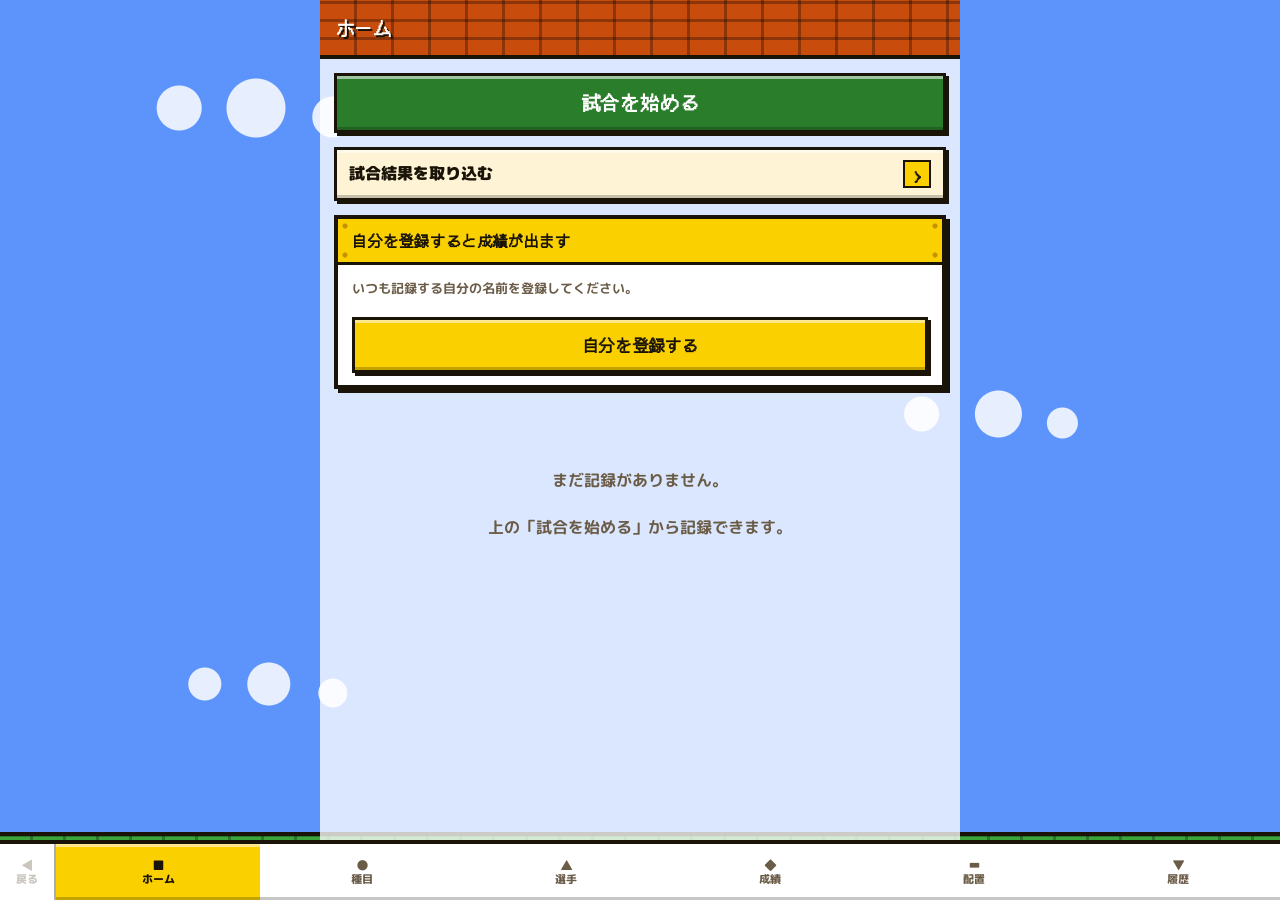
<file: index.html>
<!DOCTYPE html>
<html lang="ja">
<head>
<meta charset="UTF-8">
<!-- user-scalable=no: スコアを素早く連打したときにダブルタップ拡大が
     起きないようにする。台の脇で連打する道具なので拡大されると使えない。
     文字サイズは16px以上を確保しているため、拡大できなくても読める -->
<meta name="viewport" content="width=device-width, initial-scale=1.0, maximum-scale=1.0, user-scalable=no, viewport-fit=cover">
<meta name="theme-color" content="#c84c0c">
<title>ビリヤードスコア記録</title>
<link rel="manifest" href="manifest.json">
<link rel="icon" href="icon-192.png">
<link rel="apple-touch-icon" href="apple-touch-icon.png">
<!-- iPhoneでホーム画面から開いたときに全画面にする -->
<meta name="apple-mobile-web-app-capable" content="yes">
<meta name="apple-mobile-web-app-status-bar-style" content="default">
<meta name="apple-mobile-web-app-title" content="ビリヤード">
<link rel="stylesheet" href="style.css">
<!-- v2.css は 2026-08-22 まで js/app.js から動的に差し込んでいたが、
     実機でこれが当たらず全画面のレイアウトが崩れた（幅指定と横並びが
     まるごと効かない状態）。スタイルの読み込みを JS の実行に依存させない。
     data-v2css は app.js 側の二重読み込み防止の目印 -->
<link rel="stylesheet" href="css/v2.css" data-v2css="1">
</head>
<body>

<div class="app">

  <!-- ================= 試合作成 ================= -->
  <!-- ================= ホーム（個人ダッシュボード） ================= -->
  <!-- 起動して最初に出す画面（本人の指示 2026-08-22）。
       以前は「種目」だったが、ホームを入り口にして「試合を始める」から入る -->
  <section id="screenHome" class="screen active">
    <div class="topbar">
      <div>
        <h1>ホーム</h1>
        <div class="sub" id="homeSub"></div>
      </div>
    </div>
    <div class="list" id="homeBody"></div>
  </section>

  <section id="screenSetup" class="screen">
    <div class="topbar">
      <h1>ビリヤードスコア記録</h1>
      <div style="display:flex;gap:6px">
        <button id="toPlayersBtn2" class="small ghost">選手</button>
        <button id="toHistoryBtn" class="small ghost">履歴</button>
      </div>
    </div>

    <div class="setup-body">
      <!-- 中断した試合があれば、いちばん上で再開できるようにする -->
      <div id="resumeCard" class="resume-card" hidden>
        <button id="resumeCloseBtn" class="rc-close" type="button"
                aria-label="この中断中の試合を閉じる">×</button>
        <div class="rc-head">中断中の試合があります</div>
        <div class="rc-body" id="resumeInfo"></div>
        <div class="rc-actions">
          <button id="resumeBtn" class="primary">続きから再開する</button>
          <button id="resumeDiscardBtn" class="ghost small">この試合を終了して保存</button>
        </div>
      </div>

      <div class="section-title">競技種目</div>
      <div id="gameRecent" class="recent-games"></div>
      <div id="gameGroups" class="game-groups"></div>

      <div class="section-title">プレーヤー</div>
      <div id="playerFields"></div>

      <div class="section-title" id="goalTitle">勝利条件</div>
      <div id="goalArea"></div>

      <!-- 公式競技規程が無いゲームの、店ごとの決め方 -->
      <div id="houseRuleSection" hidden>
        <div class="section-title">この店のルール</div>
        <div id="houseRuleArea"></div>
      </div>

      <div id="ballHandicapSection">
        <div class="section-title">ボールハンデ</div>
        <div id="ballHandicapArea"></div>
      </div>

      <!-- ボール種。盤面の球を色分けするために使う。
           球の色が要るのはローテーションだけなので、そこでしか出さない
           （本人の指示 2026-08-22） -->
      <div id="ballSetSection" hidden>
        <div class="section-title">ボール種</div>
        <div id="ballSetArea"></div>
      </div>

      <div class="section-title" id="breakTitle">ブレイク</div>
      <div class="field">
        <label>ブレイク方式</label>
        <div id="breakTypeToggle" class="toggle-group">
          <button type="button" data-v="winner" aria-pressed="true">ウィナーズ<br><span class="btn-sub">勝った側が次もブレイク</span></button>
          <button type="button" data-v="alternate" aria-pressed="false">オルタネート<br><span class="btn-sub">交互にブレイク</span></button>
        </div>
        <p id="breakTypeNote" class="hint"></p>
      </div>
      <div class="field" id="firstSideField">
        <label>先にブレイクする人</label>
        <div id="firstSideToggle" class="toggle-group">
          <button type="button" data-v="A" aria-pressed="true">プレーヤーA</button>
          <button type="button" data-v="B" aria-pressed="false">プレーヤーB</button>
        </div>
      </div>

      <div class="section-title">時計</div>
      <div class="field">
        <label>使う時計</label>
        <div id="clockTypeToggle" class="toggle-group">
          <button type="button" data-v="none" aria-pressed="true">使わない</button>
          <button type="button" data-v="shot" aria-pressed="false">ショット<span class="btn-sub">1ショットごと</span></button>
          <button type="button" data-v="chess" aria-pressed="false">チェス<span class="btn-sub">持ち時間制</span></button>
        </div>
      </div>

      <div id="scDetail" hidden>
        <div class="row">
          <div class="field">
            <label>持ち時間（秒）</label>
            <input type="number" id="scSeconds" value="45" min="10" max="180" step="5">
          </div>
          <div class="field">
            <label>残り何秒で警告</label>
            <input type="number" id="scWarn" value="15" min="0" max="60" step="5">
          </div>
        </div>
        <div class="field">
          <label>延長の数え方</label>
          <div id="scScopeToggle" class="toggle-group">
            <button type="button" data-v="rack" aria-pressed="true">ラックごと<span class="btn-sub">ラックが変わると戻る</span></button>
            <button type="button" data-v="match" aria-pressed="false">試合を通して<span class="btn-sub">使い切ったら終わり</span></button>
          </div>
        </div>
        <div class="row">
          <div class="field">
            <label>延長の回数（1人あたり）</label>
            <input type="number" id="scExtCount" value="1" min="0" max="9" step="1">
          </div>
          <div class="field">
            <label>延長の時間（秒）</label>
            <input type="number" id="scExtSec" value="45" min="10" max="180" step="5">
          </div>
        </div>
        <div class="field">
          <label>延長の使い方</label>
          <div id="scModeToggle" class="toggle-group">
            <button type="button" data-v="declare" aria-pressed="true">宣言して使う</button>
            <button type="button" data-v="auto" aria-pressed="false">自動で延長</button>
          </div>
          <p class="hint">時間切れになると、その時点でファウルとして記録します。</p>
        </div>
      </div>

      <div id="ccDetail" hidden>
        <div class="row">
          <div class="field">
            <label>持ち時間（分・1人あたり）</label>
            <input type="number" id="ccMinutes" value="30" min="1" max="180" step="5">
          </div>
          <div class="field">
            <label>残り何秒で警告</label>
            <input type="number" id="ccWarn" value="60" min="0" max="300" step="10">
          </div>
        </div>
        <div class="field">
          <label>秒読み（秒・0なら無し）</label>
          <input type="number" id="ccByoyomi" value="0" min="0" max="120" step="10">
          <p class="hint">持ち時間を使い切っても、1回の番ごとにこの秒数だけ撞けます。0にすると使い切った時点で時間切れ負けです。</p>
        </div>
      </div>

      <!-- 始める直前に、いま選んでいる内容を1行1項目でまとめて出す -->
      <div class="section-title">この内容で始めます</div>
      <div id="startSummary" class="start-summary"></div>

      <div style="height:12px"></div>
      <button id="startMatchBtn" class="primary" style="width:100%">この内容で試合を始める</button>
      <div style="height:20px"></div>
    </div>
  </section>

  <!-- ================= 試合中 ================= -->
  <section id="screenMatch" class="screen">
    <div class="topbar">
      <div>
        <h1 id="matchTitle">9ボール</h1>
        <div class="sub" id="matchSubtitle"></div>
      </div>
      <!-- 中断と試合終了は上の帯の右に置く（本人の指示 2026-08-21）。
           縦・横どちらでも、どの種目でも同じ場所にする。
           ラック数などを差し込む syncMetaPlace はこの並びの手前に入れる -->
      <div class="tb-actions">
        <button id="quitMatchBtn" class="small ghost">中断</button>
        <button id="finishBtn" class="small">試合終了</button>
      </div>
    </div>

    <div class="scoreboard">
      <!-- スコア欄そのものがボタン。タップで1点（1ラック）加算する。
           マスワリ等のボタンは button の入れ子にできないので、
           枠（panel-wrap）の中に兄弟として並べる -->
      <div class="panel-wrap side-a" id="panelWrapA">
        <button type="button" class="score-panel side-a" id="panelA">
          <span class="sp-head">
            <span class="breakmark" id="breakMarkA"></span>
            <span class="name" id="nameA">プレーヤーA</span>
          </span>
          <span class="team-members" id="teamMembersA" hidden></span>
          <span class="handicap" id="handicapA" hidden></span>
          <!-- 累計得点と目標。「12 / 3」の順に読ませる（目標は右） -->
          <span class="val-row">
            <span class="val" id="scoreA">0</span>
            <span class="target" id="targetA"></span>
          </span>
          <span class="progress"><i id="barA" style="width:0%"></i></span>
        </button>
        <!-- ブレイク権のある側のパネル内に重ねて出す。
             パネルの高さを奪わないよう、下端に絶対配置する -->
        <div class="panel-flags" id="panelFlagsA" hidden></div>
      </div>

      <!-- 操作の説明は2つのスコアの間に置く。
           時計や盤面の下だと「何の説明か」が分からない（本人指摘） -->
      <p class="tap-hint" id="tapHint">取った側のスコアをタップ（長押しで戻す）</p>

      <!-- スコア欄そのものがボタン。タップで1点（1ラック）加算する。
           マスワリ等のボタンは button の入れ子にできないので、
           枠（panel-wrap）の中に兄弟として並べる -->
      <div class="panel-wrap side-b" id="panelWrapB">
        <button type="button" class="score-panel side-b" id="panelB">
          <span class="sp-head">
            <span class="breakmark" id="breakMarkB"></span>
            <span class="name" id="nameB">プレーヤーB</span>
          </span>
          <span class="team-members" id="teamMembersB" hidden></span>
          <span class="handicap" id="handicapB" hidden></span>
          <!-- 累計得点と目標。「12 / 3」の順に読ませる（目標は右） -->
          <span class="val-row">
            <span class="val" id="scoreB">0</span>
            <span class="target" id="targetB"></span>
          </span>
          <span class="progress"><i id="barB" style="width:0%"></i></span>
        </button>
        <!-- ブレイク権のある側のパネル内に重ねて出す。
             パネルの高さを奪わないよう、下端に絶対配置する -->
        <div class="panel-flags" id="panelFlagsB" hidden></div>
      </div>

    </div>

    <!-- 公式スコアシートに沿った表示（JPA・ボウラード） -->
    <div id="sheetArea" class="sheet-area" hidden></div>

    <div id="shotClockBar" class="shotclock hidden">
      <span class="time" id="scTime">45</span>
      <span class="sc-info" id="scInfo"></span>
      <span class="sc-btns">
        <button id="scPauseBtn" class="small">一時停止</button>
        <button id="scExtBtn" class="small">延長</button>
      </span>
    </div>

    <div id="chessClockBar" class="chessclock hidden">
      <div class="cc-side" id="ccSideA">
        <span class="cc-name" id="ccNameA">A</span>
        <span class="cc-time" id="ccTimeA">30:00</span>
      </div>
      <div class="cc-side" id="ccSideB">
        <span class="cc-name" id="ccNameB">B</span>
        <span class="cc-time" id="ccTimeB">30:00</span>
      </div>
      <button id="ccPauseBtn" class="small">一時停止</button>
    </div>

    <div class="play-area">

      <!-- 球ごとに点が違う種目（ローテーション）で使う盤面。
           どの球を入れたかを押して記録する -->
      <div id="ballGrid" class="ball-grid" hidden></div>

      <!-- ボウラードの投球入力（何個入れたかを押す） -->
      <div id="bowlPad" class="bowl-pad" hidden></div>

      <!-- カイルンの入力。3段階を進める／ミス／反則を押して記録する -->
      <div id="stepPad" class="step-pad" hidden></div>
    </div>

    <!-- 交代と補助フラグは常に押せる位置に置く。
         盤面（縦に長い）と一緒にスクロールさせると、
         縦の短い端末で画面の外に出て押せなくなるため分けている -->
    <div class="play-fixed">
      <!-- 交代は横に並べる。縦に積むとスコアの高さを奪う -->
      <div class="turn-row">
        <button id="turnBtn" class="turn-btn">交代 → <span id="turnNextName">相手</span></button>
        <!-- ダブルスのチーム内交代。
             これが無いと、同じチームの2人目が撞くときも時計が進みっぱなしになる -->
        <button id="memberTurnBtn" class="member-turn-btn" hidden>
          <span class="mt-label">味方と交代</span>
          <span class="mt-next" id="memberNextName">—</span>
        </button>
      </div>
      <div id="flagButtons" class="flag-buttons"></div>
    </div>

    <!-- ラック情報と帯。
         スコアボード（縮む・はみ出しを隠す）の中に入れていたため、
         名前が長いダブルスなどで潰れて読めなくなっていた。
         縮まない外側に出して、必ず読める高さを確保する -->
    <div class="match-info">
      <div class="meta-line">
        <!-- 数字は1つのまとまりにして、行が増えないようにする。
             セーフティ数は試合結果・成績・履歴に出す（ここに出すと帯が3行になり、
             下の操作ボタンが画面からはみ出す） -->
        <span class="meta-chips">
          <span id="rackInfo">ラック 1</span>
          <span id="inningInfo" class="inning-info" hidden></span>
          <!-- マスワリが出るまでは出さない（出ていないのに0と書くと紛らわしいため） -->
          <span id="masuwariInfo" class="masuwari-info" hidden></span>
        </span>
        <!-- 「次のラック」は下の帯へ移した（本人の指示 2026-08-21）。
             ここには残さない -->
        <button id="breakToggleBtn" class="break-toggle">
          <span class="bt-label">ブレイク</span>
          <span class="bt-name" id="breakToggleName">—</span>
          <span class="bt-swap">入れ替え</span>
        </button>
      </div>
      <!-- いま誰がブレイクかを、台の脇から見て一目で分かるように大きく出す -->
      <div class="break-banner" id="breakBanner">
        <span class="bb-icon" aria-hidden="true"></span>
        <span class="bb-text"><b id="breakBannerName">—</b> のブレイク</span>
      </div>

      <!-- いま誰が撞いているか。JPAのようにイニングを数える種目では
           これが分からないと記録できない -->
      <div class="turn-banner" id="turnBanner" hidden>
        <span class="tb-label">いまの番</span>
        <b class="tb-name" id="turnBannerName">—</b>
      </div>
    </div>


    <!-- 取り消しは削除した（本人の指示 2026-08-21）。
         記録の取り消しは「スコア修正」から、どの記録でも選んでできる。
         スコアシート・無効球・次のラックも同じ行にまとめた（本人の指示 2026-08-21）。
         スコアシートを画面の中に開くと、横向きでは高さが足りず中身が見えなかった -->
    <div class="bottom-bar">
      <button id="reviseBtn" class="ghost">
        <span class="bb-ico" aria-hidden="true">🛠</span><span class="bb-tx">スコア修正</span>
      </button>
      <button id="sheetBtn" class="ghost" hidden>
        <span class="bb-ico" aria-hidden="true">📋</span><span class="bb-tx">スコアシート</span>
      </button>
      <button id="deadBallBtn" class="ghost" hidden>
        <span class="bb-ico" aria-hidden="true">🚫</span><span class="bb-tx">無効球</span>
      </button>
      <button id="nextRackBtn" class="ghost" hidden>
        <span class="bb-ico" aria-hidden="true">⏭</span><span class="bb-tx">次のラック</span>
      </button>
    </div>
  </section>

  <!-- ================= 練習配置 ================= -->
  <!-- ================= 5-9 / 5-10（ハウスゲーム） =================
       既存の8種目はA/Bの2サイド前提。5-9は3人以上で遊ぶため、
       専用の画面と集計を別に持たせている（本人指示 2026-08-20） -->
  <section id="screenMoneySetup" class="screen">
    <div class="topbar">
      <div>
        <h1 id="moneySetupTitle">5-9</h1>
        <div class="sub">参加する人とハンデを決めます</div>
      </div>
    </div>

    <div class="section-title">参加する人</div>
    <div id="moneyPlayers" class="money-players"></div>
    <button id="moneyAddBtn" class="ghost">＋ 人を追加する</button>

    <div class="section-title">ハンデボール</div>
    <p class="hint">その人だけが得点できる球です。落とすと1点になります。
      使わない人は「ハンデなし」のままで構いません。</p>
    <div id="moneyHandicaps" class="money-handicaps"></div>

    <button id="moneyStartBtn" class="primary money-start">この人数で始める</button>
  </section>

  <section id="screenMoneyMatch" class="screen">
    <div class="topbar">
      <div>
        <h1 id="moneyMatchTitle">5-9</h1>
        <div class="sub" id="moneyMatchSub"></div>
      </div>
      <button id="moneyQuitBtn" class="small ghost">やめる</button>
    </div>

    <!-- 持ち点。人数ぶん並ぶ -->
    <div id="moneyScores" class="money-scores"></div>

    <!-- 誰が撞いたか -->
    <div class="section-title">落とした人</div>
    <div id="moneyShooter" class="money-shooter"></div>

    <!-- 点を直接入れる。球をタップする方式から変更（本人の指示 2026-08-20）。
         サイドで倍、マスワリで倍と倍々になるので、+1/+2/+4/+8/+16 で足りる -->
    <div class="section-title">点を入れる（相手1人あたり）</div>
    <div id="moneyPlus" class="money-pts"></div>
    <div id="moneyMinus" class="money-pts is-minus"></div>

    <div class="money-actions">
      <button id="moneyRackBtn" class="ghost">次のラックへ</button>
      <button id="moneyUndoBtn" class="ghost">元に戻す</button>
    </div>

    <div id="moneyLog" class="money-log"></div>
  </section>

  <!-- ================= カイルン（複数人） ================= -->
  <section id="screenKailunSetup" class="screen">
    <div class="topbar">
      <div>
        <h1>カイルン</h1>
        <div class="sub">公式の規程が無いので、決め方を選びます。</div>
      </div>
    </div>

    <div class="section-title">参加する人</div>
    <div id="kailunPlayers" class="kl-players"></div>
    <button id="kailunAddBtn" class="ghost">＋ 人を追加する</button>

    <div class="section-title">反則のとき</div>
    <div id="kailunPenalty" class="chips"></div>

    <div class="section-title">勝利条件</div>
    <div id="kailunGoal" class="chips"></div>

    <button id="kailunStartBtn" class="primary kl-start">この人数で始める</button>
  </section>

  <section id="screenKailunMatch" class="screen">
    <div class="topbar">
      <div>
        <h1>カイルン</h1>
        <div class="sub" id="kailunSub"></div>
      </div>
      <button id="kailunQuitBtn" class="small ghost">やめる</button>
    </div>

    <!-- 持ち点。タップで+1、長押しで-1 -->
    <div id="kailunScores" class="kl-scores"></div>

    <!-- 成功・交代・反則 -->
    <div id="kailunPad" class="kl-pad"></div>

    <div class="kl-actions">
      <button id="kailunUndoBtn" class="ghost">元に戻す</button>
    </div>

    <div id="kailunLog" class="kl-log"></div>
  </section>

  <section id="screenLayout" class="screen">
    <div class="topbar">
      <div>
        <h1>練習配置</h1>
        <div class="sub" id="layoutSub"></div>
      </div>
      <button id="layoutListBtn" class="small ghost">保存した配置</button>
    </div>

    <div class="layout-body">
      <!-- 台の俯瞰図。球を触って動かす -->
      <div class="table-wrap">
        <div id="poolTable" class="pool-table">
          <div id="tableBalls" class="table-balls"></div>
        </div>
      </div>

      <p class="hint" id="layoutHint">下の番号を押すと台に足せます。</p>

      <!-- 置ける球 -->
      <div id="ballTray" class="ball-tray"></div>

      <div class="layout-actions">
        <button id="layoutSaveBtn" class="primary">この配置を保存</button>
        <button id="layoutUndoBtn" class="ghost">元に戻す</button>
        <button id="layoutClearBtn" class="ghost">全部どける</button>
      </div>

    </div>
  </section>

  <!-- 終わった試合のスコア表（本人の指示 2026-08-22）。
       ボウラードは10フレームの表、JPAは1点=1マスの升目。読むだけ -->
  <div class="modal-backdrop" id="sheetViewModal" hidden>
    <div class="modal sheetview-modal">
      <h2 id="sheetViewTitle">スコア表</h2>
      <div class="sub" id="sheetViewSub"></div>
      <div id="sheetViewBody"></div>
      <div class="modal-actions">
        <button id="sheetViewCloseBtn" class="ghost">閉じる</button>
      </div>
    </div>
  </div>

  <!-- QRを写して取り込む（本人の指示 2026-08-22）。
       「受信側はQRを読み込むボタンを押せばカメラが起動する形」 -->
  <div class="modal-backdrop" id="qrScanModal" hidden>
    <div class="modal scan-modal">
      <h2>QRを読み取る</h2>
      <div class="sub" id="scanSub">相手の画面のQRに向けてください</div>
      <div class="scan-view">
        <video id="scanVideo" playsinline muted></video>
        <div class="scan-frame" aria-hidden="true"></div>
      </div>
      <p class="hint" id="scanMsg"></p>
      <!-- カメラが使えない端末のための逃げ道。写真を1枚選んで読ませる -->
      <label class="scan-file" id="scanFileLabel">
        写真から読み取る
        <input type="file" id="scanFile" accept="image/*" capture="environment" hidden>
      </label>
      <div class="modal-actions">
        <button id="scanCloseBtn" class="ghost">やめる</button>
      </div>
    </div>
  </div>

  <!-- 試合の記録を送る（本人の指示 2026-08-22）。
       リンクで送るか、その場でQRを出して写してもらうかを選ぶ -->
  <div class="modal-backdrop" id="shareModal" hidden>
    <div class="modal share-modal">
      <h2 id="shareTitle">記録を送る</h2>
      <div class="sub" id="shareSub"></div>
      <div id="shareBody"></div>
      <div class="modal-actions">
        <button id="shareCloseBtn" class="ghost">閉じる</button>
      </div>
    </div>
  </div>

  <!-- 保存した配置の一覧（本人の指示 2026-08-22）。
       以前は台・球トレイ・操作ボタンの下に出していたため、
       上の帯のボタンを押しても画面の外に開いて気づけなかった。
       その場で重ねて開くカードにする -->
  <div class="modal-backdrop" id="layoutListModal" hidden>
    <div class="modal layout-list-modal">
      <h2>保存した配置</h2>
      <div id="layoutList" class="layout-list"></div>
      <div class="modal-actions">
        <button id="layoutListCloseBtn" class="ghost">閉じる</button>
      </div>
    </div>
  </div>

  <!-- ================= 履歴 ================= -->
  <section id="screenHistory" class="screen">
    <div class="topbar">
      <h1>履歴</h1>
      <div>
        <!-- 受け取る: 送られたリンクを貼り付けて取り込む（本人の指示 2026-08-22）。
             LINEの中のブラウザで開くと、ホーム画面のアプリには入らないため -->
        <!-- 複数選択（本人の指示 2026-08-22）。まとめて送る・メモ・削除に使う -->
        <button id="histSelectBtn" class="small ghost">複数選択</button>
        <button id="importOpenBtn" class="small ghost">試合結果を受け取る</button>
        <button id="csvHistoryBtn" class="small ghost">CSV出力</button>
      </div>
    </div>
    <!-- 種目と対戦相手で絞り込む -->
    <div class="hist-filter" id="histFilter">
      <label class="hf-item">
        <span>種目</span>
        <select id="histGameFilter"><option value="">すべて</option></select>
      </label>
      <label class="hf-item">
        <span>対戦相手</span>
        <select id="histOppFilter"><option value="">すべて</option></select>
      </label>
      <button id="histFilterClear" class="small ghost">絞り込みを外す</button>
    </div>
    <div class="list" id="historyList"></div>

    <!-- まとめて選んだときの操作（本人の指示 2026-08-22）。
         画面の下に貼り付けて、選びながらいつでも押せるようにする -->
    <div class="bulk-bar" id="bulkBar" hidden>
      <div class="bulk-count" id="bulkCount">0件を選択中</div>
      <div class="bulk-btns">
        <button id="bulkSendBtn" class="small primary">まとめて送る</button>
        <button id="bulkNoteBtn" class="small">まとめてメモ</button>
        <button id="bulkDeleteBtn" class="small ghost">まとめて削除</button>
      </div>
    </div>
  </section>

  <!-- ================= 届いた試合の取り込み =================
       相手から送られてきたリンクを開いたときに出る画面（本人の指示 2026-08-21）。
       名前が違っていても、ここで「この人は誰か」を対応付けてから取り込む -->
  <section id="screenImport" class="screen">
    <div class="topbar">
      <div>
        <h1 id="importTitle">届いた試合</h1>
        <div class="sub" id="importSub">記録が送られてきました</div>
      </div>
      <button id="importCloseBtn" class="small ghost">閉じる</button>
    </div>
    <div class="list">
      <div id="importBody"></div>
    </div>
  </section>

  <!-- ================= 選手一覧 ================= -->
  <section id="screenPlayers" class="screen">
    <div class="topbar">
      <div>
        <h1>選手一覧</h1>
        <div class="sub" id="playersCount"></div>
      </div>
      <!-- 登録は上の帯に置く（本人の指示 2026-08-21・段階3）。
           「戻る」は下部タブで移動できるため削除した -->
      <div class="tb-reg">
        <button id="toggleSelfBtn" class="small ghost add-player-head in-bar" aria-expanded="false">
          <span class="aph-plus" aria-hidden="true">★</span>
          <span class="aph-label">自分を登録</span>
        </button>
        <button id="toggleAddPlayerBtn" class="small ghost add-player-head in-bar" aria-expanded="false">
          <span class="aph-plus" aria-hidden="true">＋</span>
          <span class="aph-label">選手を登録</span>
        </button>
      </div>
    </div>

    <div class="list">
      <!-- 登録フォームの中身。開閉ボタンは上の帯にある（本人の指示 2026-08-21・段階3）。
           自分と対戦相手を分けて登録する（本人指示 2026-08-20）。
           自分はホームの成績に使うため、1人だけ別枠にしている -->
      <div id="addPlayerBody" class="add-player-body" hidden>
        <div class="field">
          <label for="newPlayerName" id="newPlayerLabel">名前</label>
          <div class="row">
            <input type="text" id="newPlayerName" placeholder="名前を入力"
                   autocomplete="off" autocapitalize="off" spellcheck="false">
            <button id="addPlayerBtn" class="primary" style="flex:0 0 auto">登録</button>
          </div>
          <div id="newPlayerSkill"></div>
        </div>
      </div>

      <!-- 検索と並び替え。人数が増えたときに探せるようにする -->
      <div id="playerTools" class="player-tools" hidden>
        <input type="search" id="playerSearch" placeholder="名前で絞り込む"
               autocomplete="off" autocapitalize="off" spellcheck="false">
        <div id="playerSortToggle" class="toggle-group">
          <button type="button" data-v="name" aria-pressed="true">名前順</button>
          <button type="button" data-v="recent" aria-pressed="false">最近</button>
          <button type="button" data-v="wins" aria-pressed="false">勝率</button>
        </div>
      </div>

      <div id="playerList"></div>
    </div>

    <!-- 「成績を見る」「新しい試合」は本人の指示（2026-08-20）で撤去した。
         同じ導線が下部タブとホーム画面にあり、二重に置くと一覧が短く見えるため -->
  </section>

  <!-- ================= 成績 ================= -->
  <section id="screenStats" class="screen">
    <div class="topbar">
      <h1>成績</h1>
      <div>
        <button id="csvStatsBtn" class="small ghost">CSV出力</button>
        <button id="backFromStatsBtn" class="small ghost">戻る</button>
      </div>
    </div>
    <div class="list" id="statsBody"></div>
  </section>

</div>

<!-- 訂正モーダル -->
<div class="modal-backdrop" id="reviseModal" hidden>
  <div class="modal">
    <h2><span aria-hidden="true">🛠</span> スコア修正</h2>
    <!-- イニングは得点の入力から自動で数えるが、数え違いを直せるようにする
         （本人の指示 2026-08-21） -->
    <div class="rv-inning" id="reviseInning" hidden>
      <span class="ri-label">イニング</span>
      <span class="ri-now" id="reviseInningNow">1</span>
      <button id="inningMinusBtn" class="small ghost">−1</button>
      <button id="inningPlusBtn" class="small ghost">＋1</button>
    </div>
    <p class="hint">取り消したい記録を選んでください。取り消した記録も履歴には残ります。</p>
    <div class="ev-list" id="evList"></div>
    <div class="modal-actions">
      <button id="closeReviseBtn" class="ghost">閉じる</button>
    </div>
  </div>
</div>

<!-- 試合終了モーダル -->
<div class="modal-backdrop" id="finishModal" hidden>
  <div class="modal">
    <h2>試合を終了します</h2>
    <div id="finishSummary"></div>
    <!-- その試合のメモ。あとから履歴でも書き足せる -->
    <label class="finish-note-label" for="finishNote">メモ（任意）</label>
    <textarea id="finishNote" class="finish-note" rows="2"
      placeholder="気づいたこと・調子・相手のことなど"></textarea>
    <div class="modal-actions">
      <button id="cancelFinishBtn" class="ghost">まだ続ける</button>
      <button id="confirmFinishBtn" class="primary">終了して保存</button>
    </div>
  </div>
</div>

<!-- 画面の切り替えは下のタブでまとめて行う。
     左端に「戻る」を置いて、固定ボタンを1か所に集約している -->
<nav id="tabBar" class="tab-bar" hidden>
  <button class="tab-btn" id="tabBack" data-tab="back">
    <span class="tb-icon" aria-hidden="true">◀</span>
    <span class="tb-label">戻る</span>
  </button>
  <button class="tab-btn" id="tabHome" data-tab="screenHome">
    <span class="tb-icon" aria-hidden="true">■</span>
    <span class="tb-label">ホーム</span>
  </button>
  <button class="tab-btn" id="tabSetup" data-tab="screenSetup">
    <span class="tb-icon" aria-hidden="true">●</span>
    <span class="tb-label">種目</span>
  </button>
  <button class="tab-btn" id="tabPlayers" data-tab="screenPlayers">
    <span class="tb-icon" aria-hidden="true">▲</span>
    <span class="tb-label">選手</span>
  </button>
  <button class="tab-btn" id="tabStats" data-tab="screenStats">
    <span class="tb-icon" aria-hidden="true">◆</span>
    <span class="tb-label">成績</span>
  </button>
  <button class="tab-btn" id="tabLayout" data-tab="screenLayout">
    <span class="tb-icon" aria-hidden="true">▬</span>
    <span class="tb-label">配置</span>
  </button>
  <button class="tab-btn" id="tabHistory" data-tab="screenHistory">
    <span class="tb-icon" aria-hidden="true">▼</span>
    <span class="tb-label">履歴</span>
  </button>
</nav>

<div class="toast-wrap" id="toastWrap"></div>

<script src="data/balls_data.js"></script>
<script src="data/rules_data.js"></script>
<script src="data/scoring_data.js"></script>
<script src="data/games_data.js"></script>
<script src="data/handicap_data.js"></script>
<script src="js/engine.js"></script>
<script src="js/shotclock.js"></script>
<script src="js/chessclock.js"></script>
<script src="js/store.js"></script>
<script src="js/share.js"></script>
<script src="js/qr.js"></script>
<script src="js/qrdecode.js"></script>
<script src="js/ui_setup.js"></script>
<script src="js/csv.js"></script>
<script src="js/ui_sheet.js"></script>
<script src="js/ui_match.js"></script>
<script src="js/ui_history.js"></script>
<script src="js/qrview.js"></script>
<script src="js/ui_sheetview.js"></script>
<script src="js/ui_players.js"></script>
<script src="js/ui_home.js"></script>
<script src="js/ui_import.js"></script>
<script src="js/money_game.js"></script>
<script src="js/ui_money.js"></script>
<script src="js/ui_kailun.js"></script>
<script src="js/ui_layout.js"></script>
<script src="js/app.js"></script>
<script>
// オフラインでも使えるようにする。file:// で開いた場合は登録しない（動かないため）
if ("serviceWorker" in navigator && location.protocol.indexOf("http") === 0) {
  window.addEventListener("load", function () {
    navigator.serviceWorker.register("sw.js").catch(function () {
      /* 登録できなくてもアプリ自体は動くので握りつぶす */
    });
  });
}
</script>
</body>
</html>
</file>
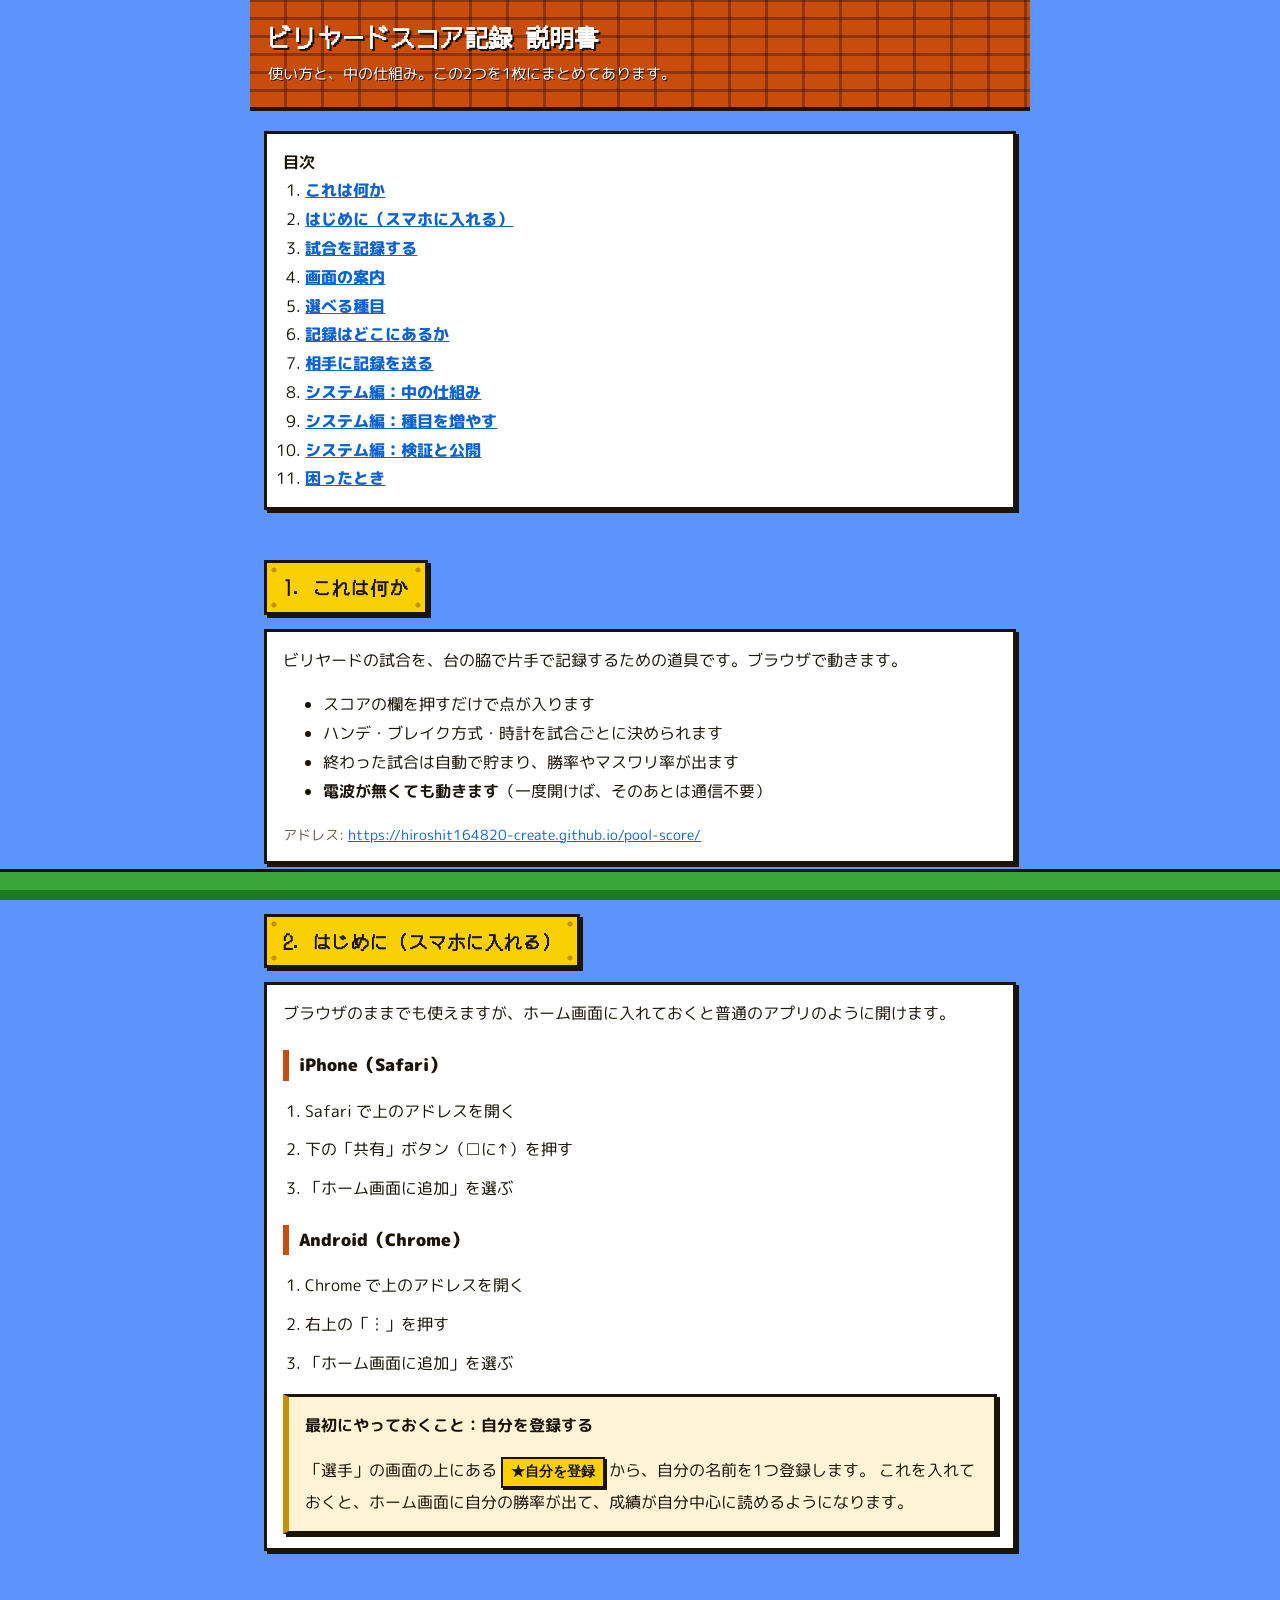
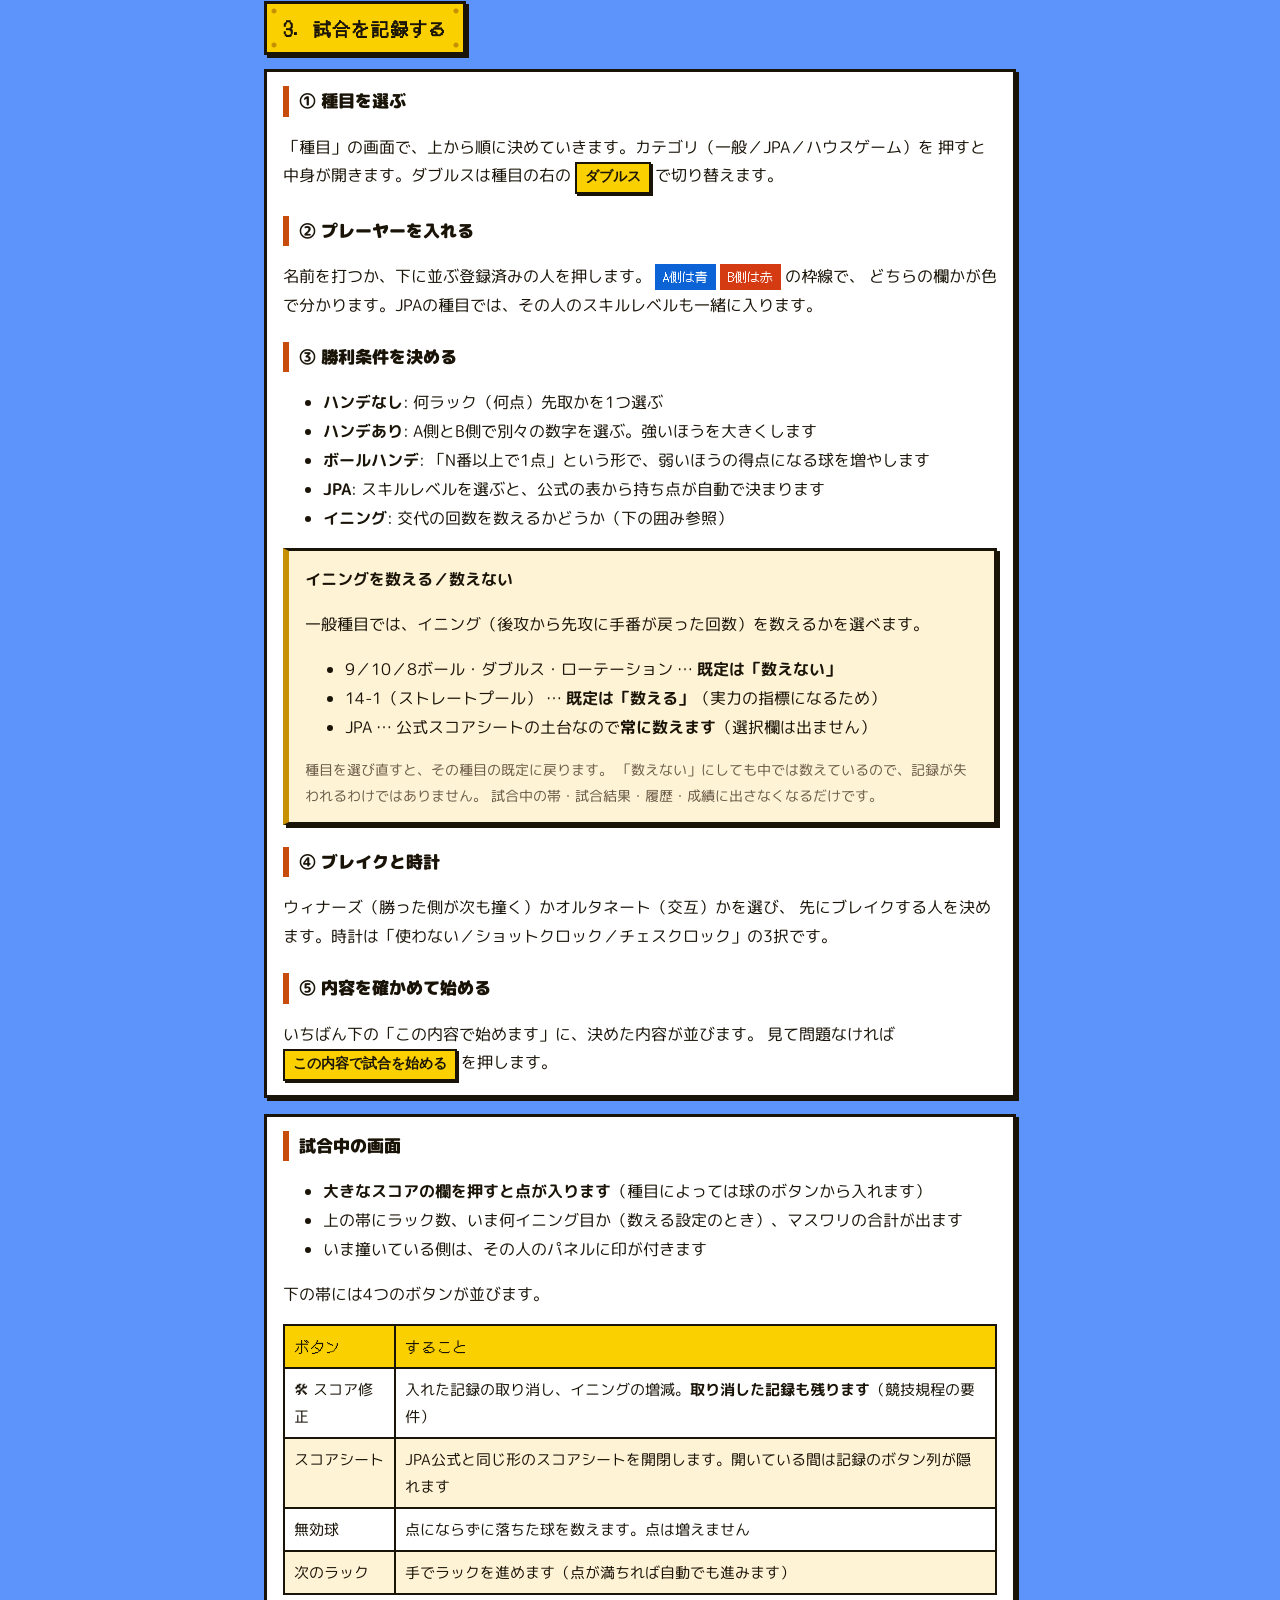
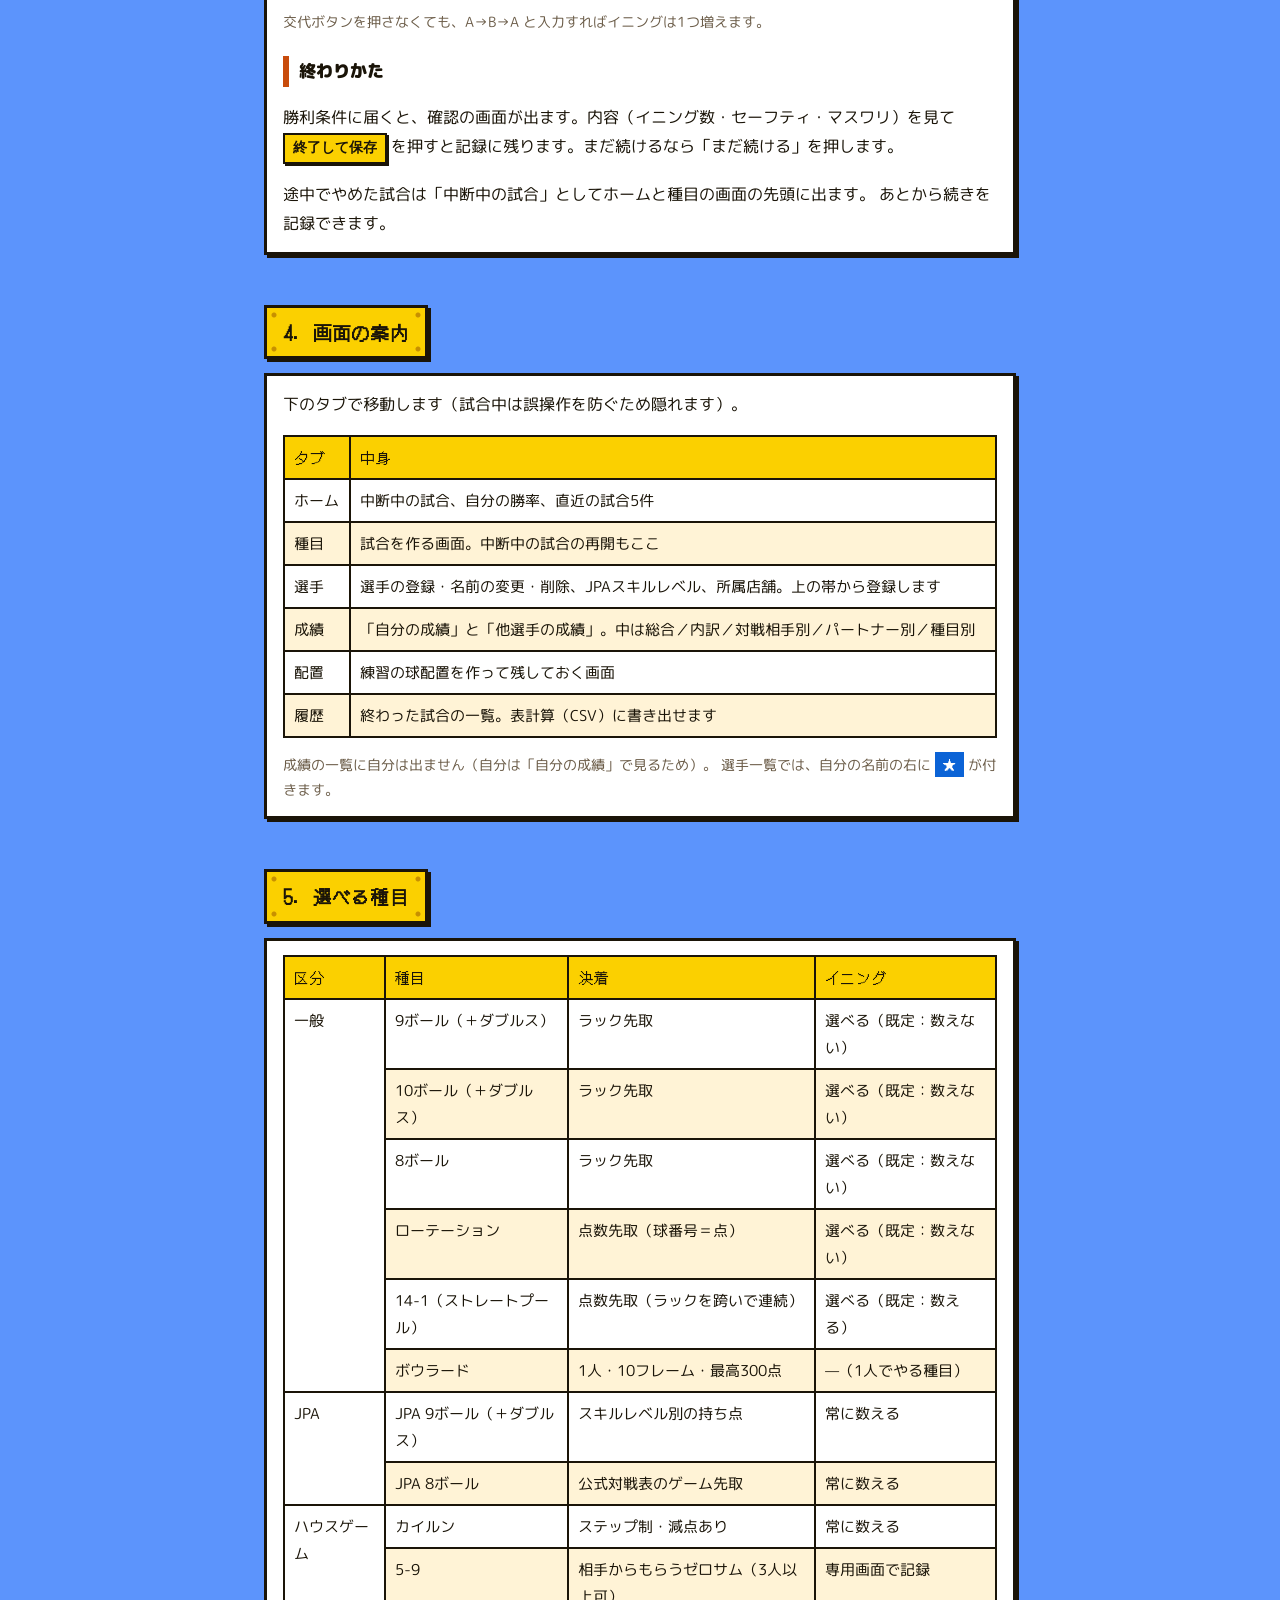
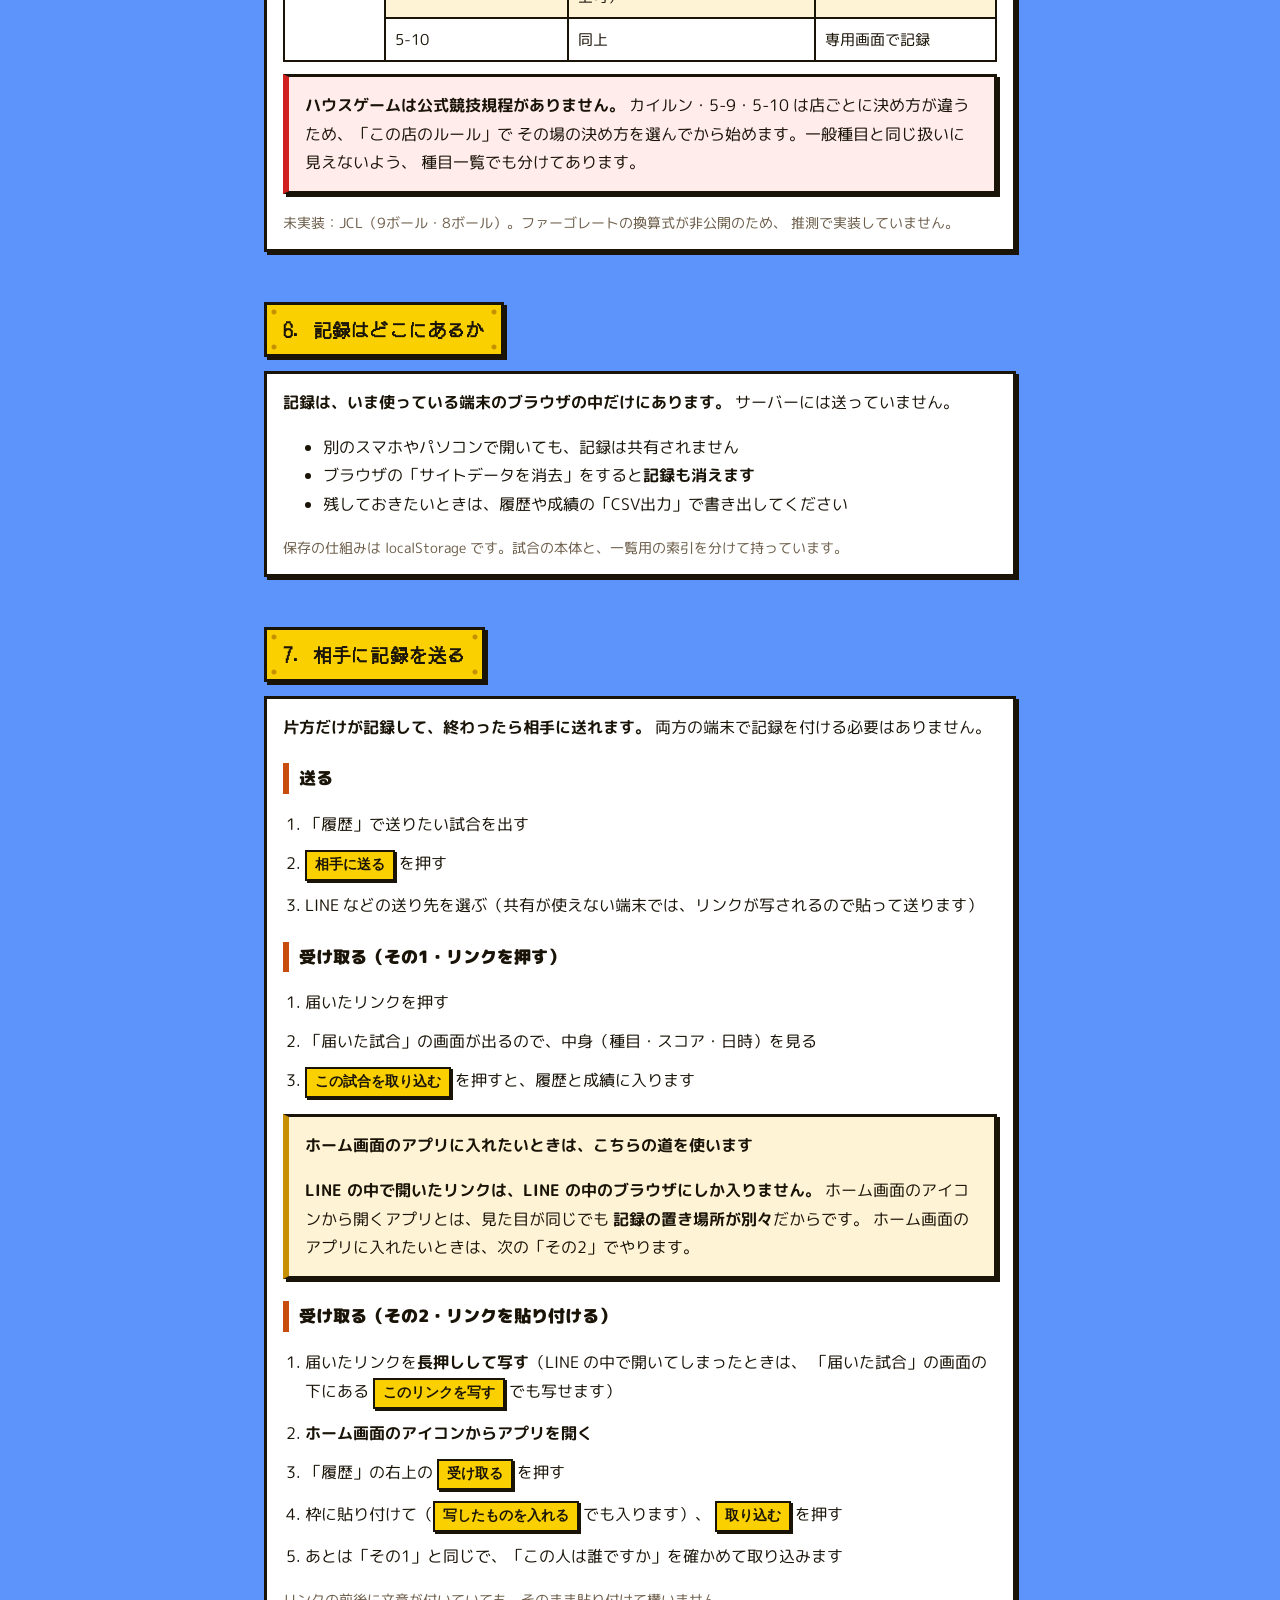
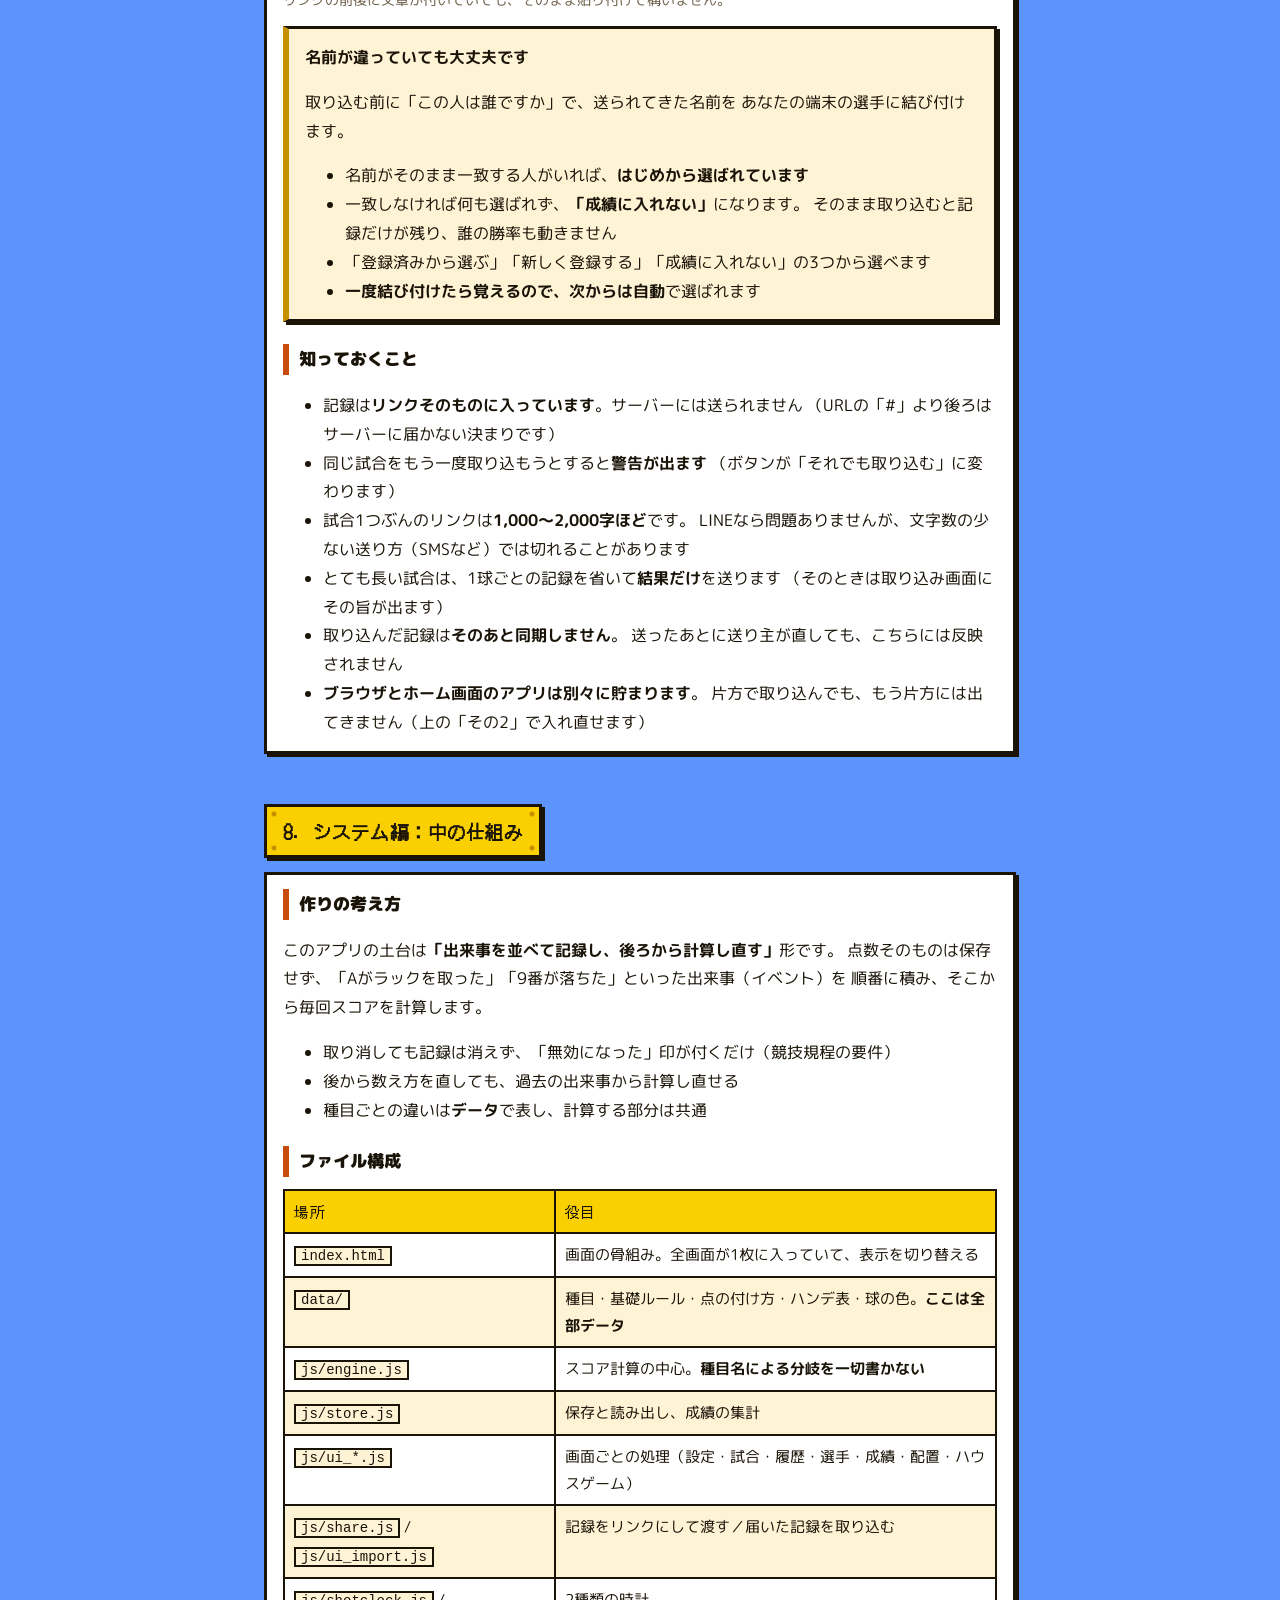
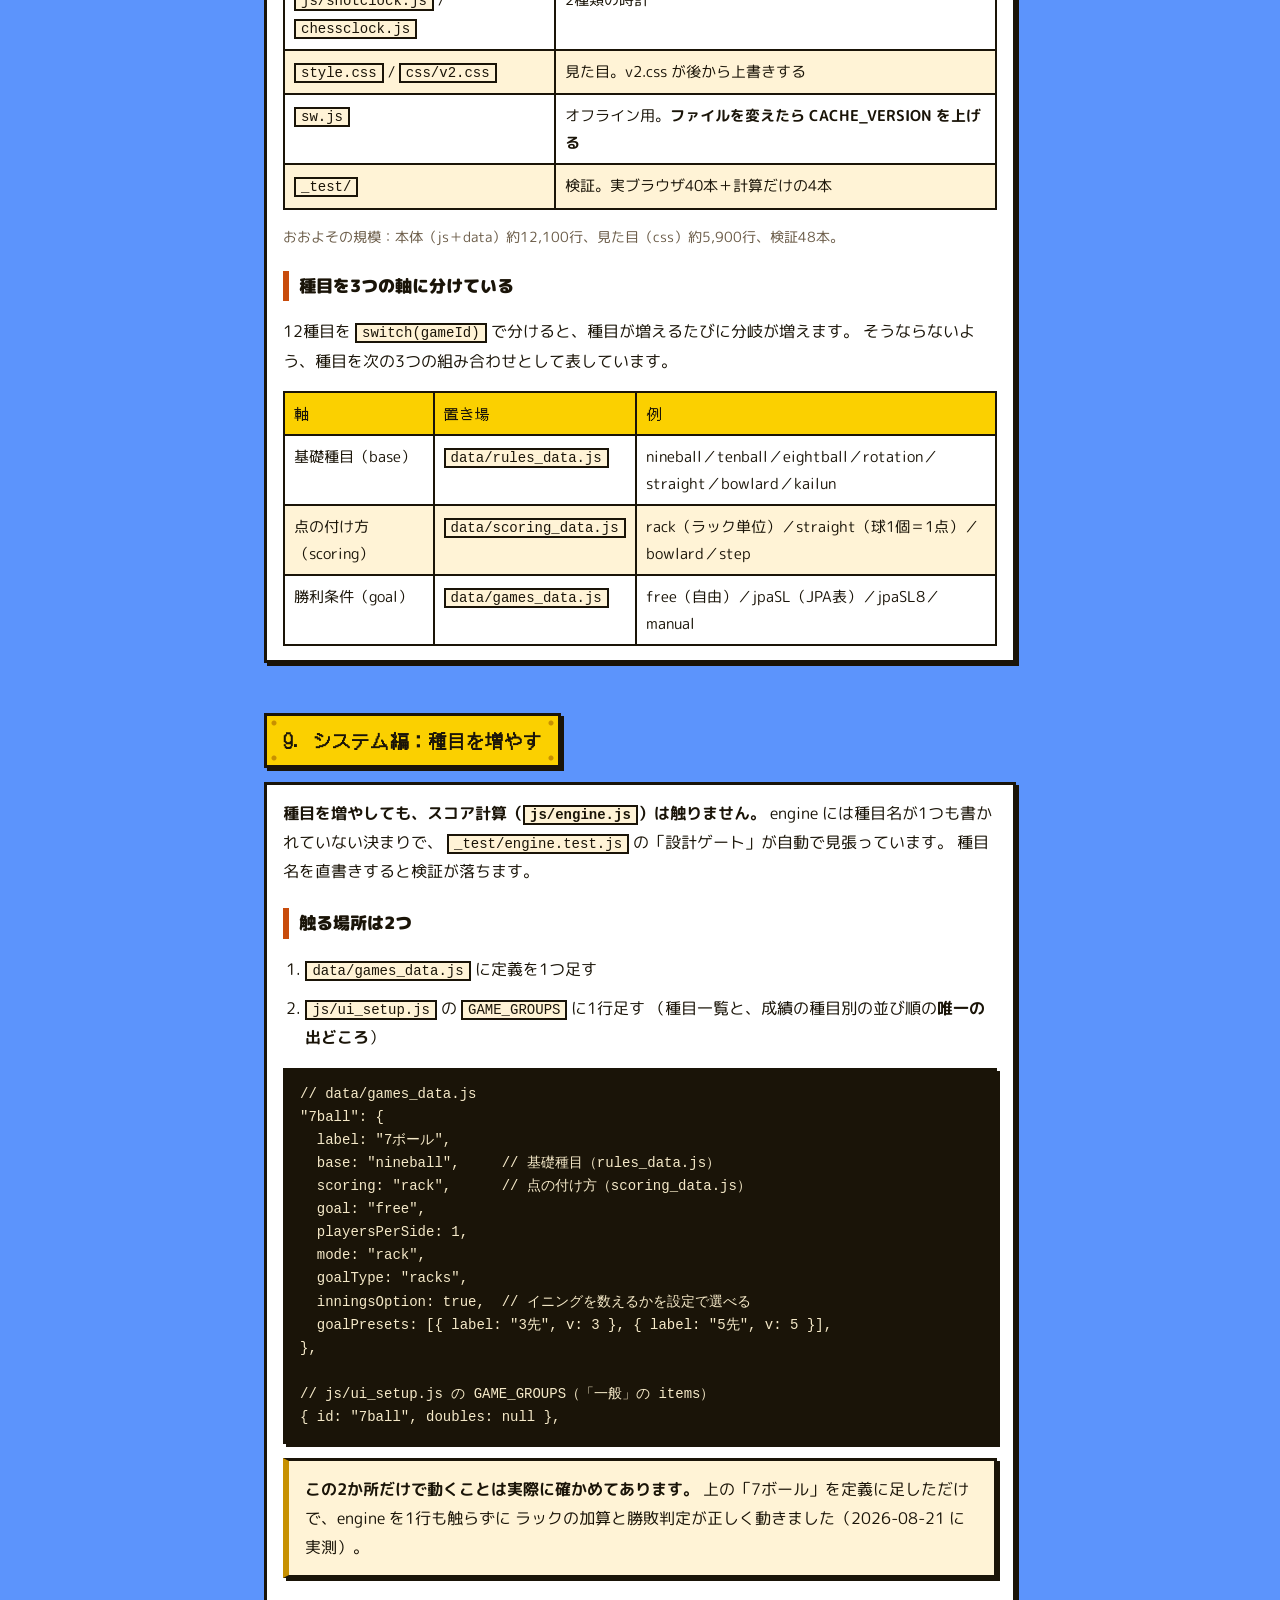
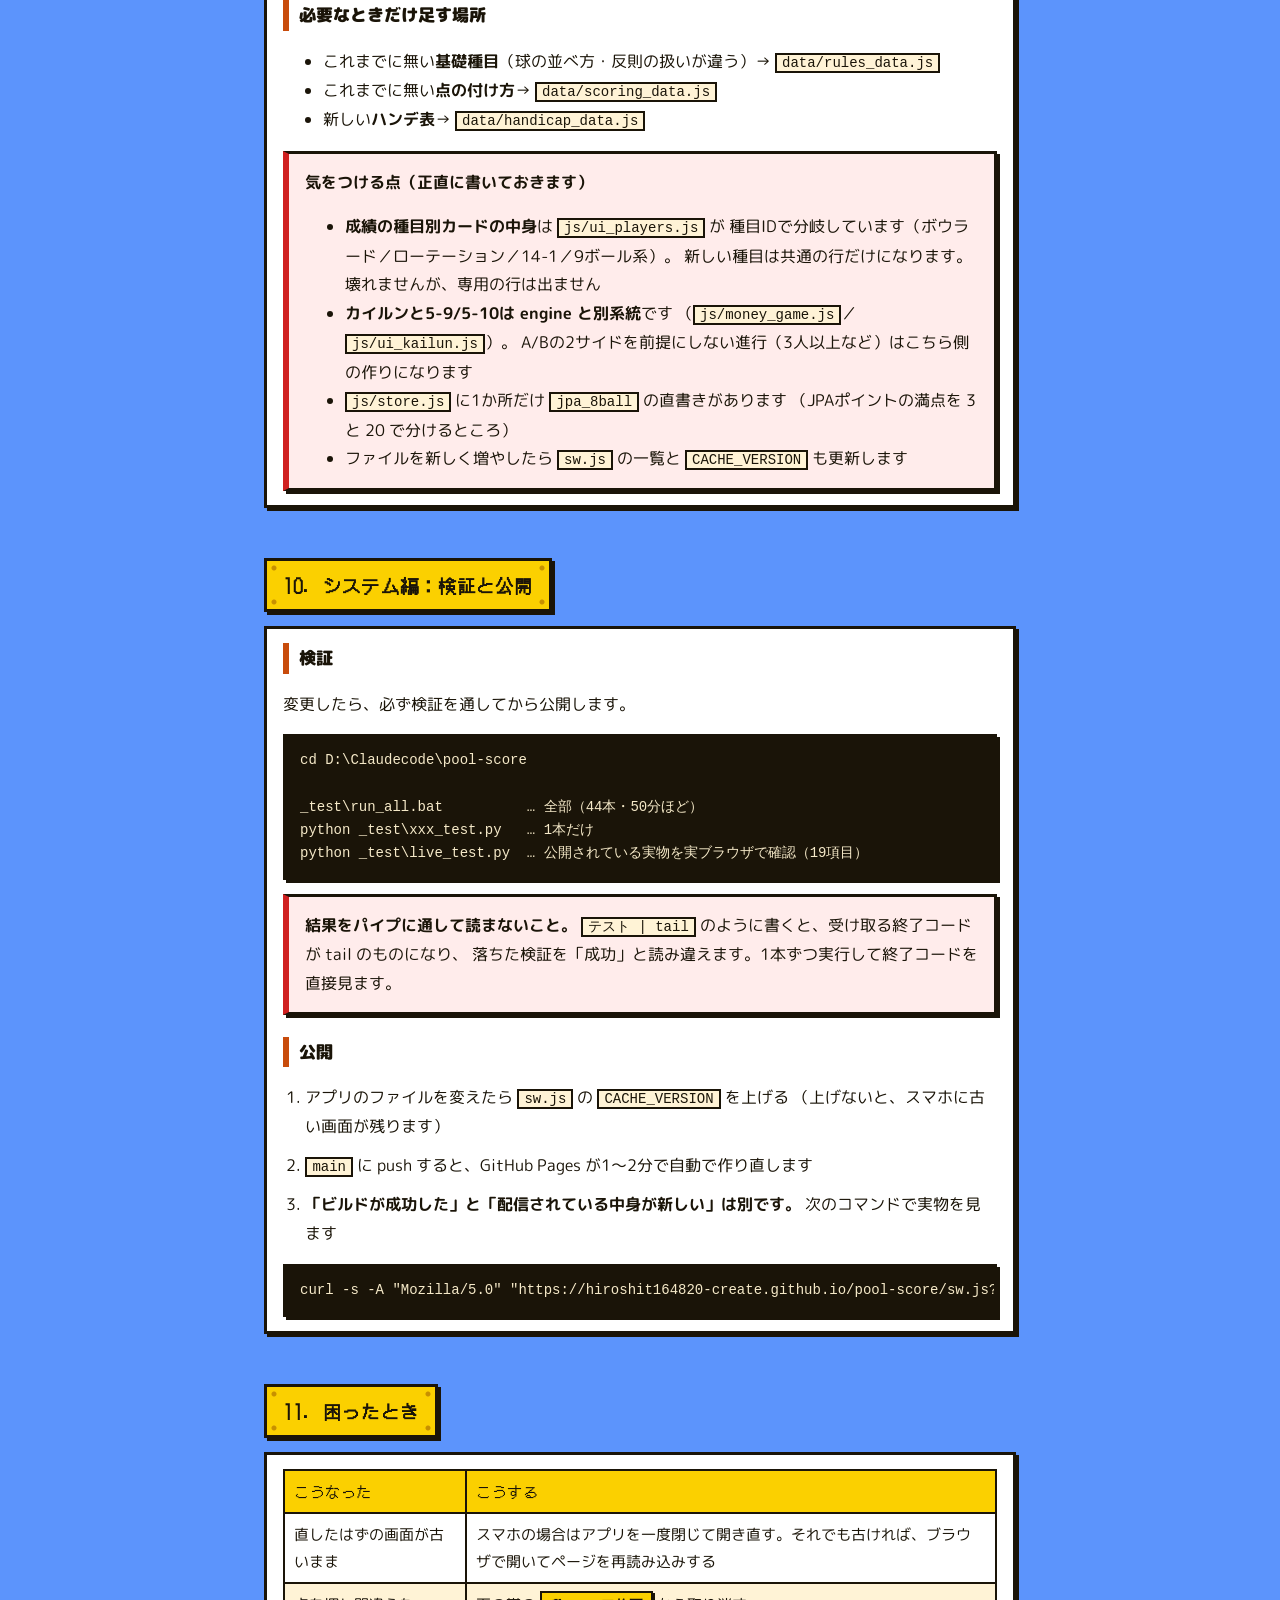
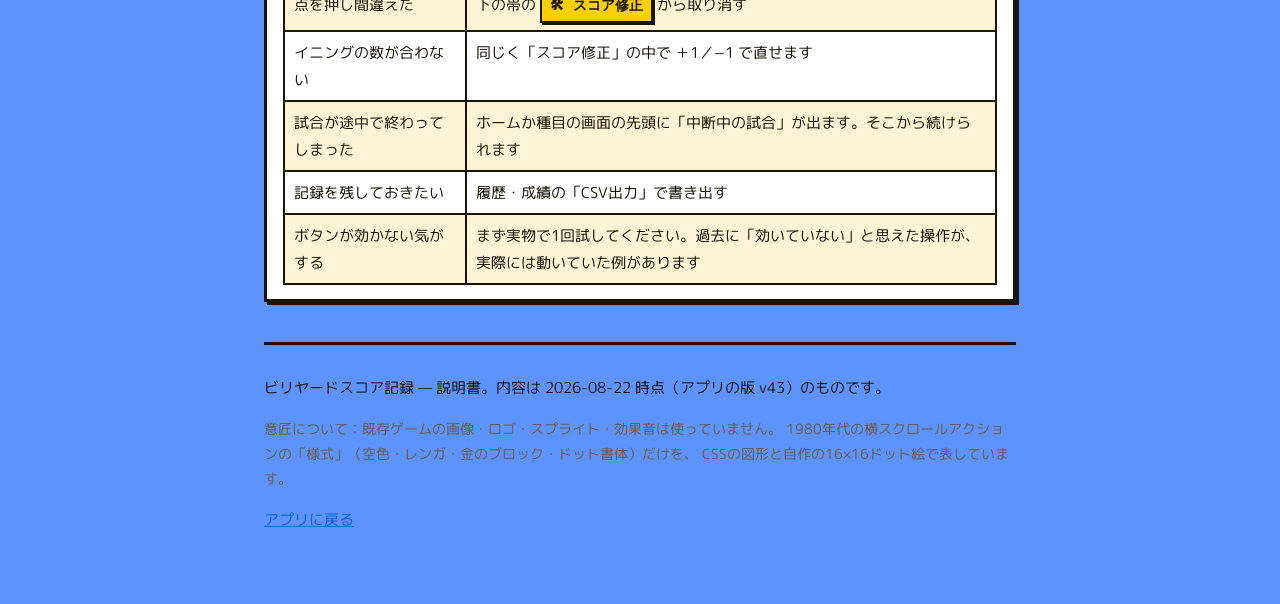
<file: manual.html>
<!DOCTYPE html>
<html lang="ja">
<head>
<meta charset="UTF-8">
<meta name="viewport" content="width=device-width, initial-scale=1.0, viewport-fit=cover">
<meta name="theme-color" content="#c84c0c">
<title>説明書 — ビリヤードスコア記録</title>
<link rel="icon" href="icon-192.png">
<link rel="apple-touch-icon" href="apple-touch-icon.png">
<style>
/* アプリ（style.css）と同じ配色トークン・同じ書体を使う。
   ただし読み込みは独立させてある。アプリのCSSを直接読むと
   画面遷移用の指定（.screen を隠す等）が説明書にも効いてしまうため */
@import url("https://fonts.googleapis.com/css2?family=M+PLUS+Rounded+1c:wght@400;700;800;900&family=DotGothic16&display=swap");

:root {
  --sky: #5c94fc;
  --surface: #ffffff;
  --surface-2: #fff3d6;
  --ink: #1a1408;
  --text-dim: #6b5c48;
  --ground: #3aa63a;
  --ground-dark: #1f7a1f;
  --brick: #c84c0c;
  --block: #fbd000;
  --block-dark: #c79000;
  --accent: #3aa63a;
  --side-a: #0b63d6;
  --side-b: #d43b12;
  --danger: #d02020;
  --bw: 3px;
  --bw-thick: 4px;
  --shadow: 4px 4px 0 var(--ink);
  --shadow-sm: 3px 3px 0 var(--ink);
  --font-pixel: "DotGothic16", "M PLUS Rounded 1c", "BIZ UDGothic", monospace;
}

* { box-sizing: border-box; }

html, body {
  margin: 0;
  padding: 0;
  background: var(--sky);
  color: var(--ink);
  font-family: "M PLUS Rounded 1c", "Hiragino Maru Gothic ProN", sans-serif;
  /* 非IT利用者も読むので本文は16pxを下回らせない */
  font-size: 16px;
  line-height: 1.8;
  -webkit-text-size-adjust: 100%;
}

/* 地面。ページの下端に敷く */
body::after {
  content: "";
  position: fixed;
  left: 0; right: 0; bottom: 0;
  height: 28px;
  background:
    linear-gradient(0deg, var(--ground-dark) 0 10px, var(--ground) 10px 100%);
  border-top: var(--bw) solid var(--ink);
  z-index: 1;
  pointer-events: none;
}

.wrap {
  max-width: 780px;
  margin: 0 auto;
  padding: 0 14px 80px;
}

/* ---------- レンガのヘッダ ---------- */
header {
  margin: 0 -14px 20px;
  padding: 20px 18px;
  color: #fff;
  border-bottom: var(--bw-thick) solid var(--ink);
  background:
    repeating-linear-gradient(0deg, transparent 0 15px, rgba(0, 0, 0, .3) 15px 18px),
    repeating-linear-gradient(90deg, transparent 0 34px, rgba(0, 0, 0, .3) 34px 37px),
    var(--brick);
}
header h1 {
  margin: 0;
  font-family: var(--font-pixel);
  font-size: 24px;
  line-height: 1.4;
  letter-spacing: .02em;
  text-shadow: 2px 2px 0 var(--ink);
}
header p {
  margin: 6px 0 0;
  font-size: 15px;
  text-shadow: 1px 1px 0 var(--ink);
}

/* ---------- 見出し＝ハテナブロックの看板 ---------- */
h2 {
  display: inline-block;
  margin: 34px 0 14px;
  padding: 8px 16px;
  font-family: var(--font-pixel);
  font-size: 18px;
  letter-spacing: .06em;
  background: var(--block);
  border: var(--bw) solid var(--ink);
  box-shadow: var(--shadow-sm);
  background-image:
    radial-gradient(circle at 7px 7px, var(--block-dark) 0 2px, transparent 3px),
    radial-gradient(circle at calc(100% - 7px) 7px, var(--block-dark) 0 2px, transparent 3px),
    radial-gradient(circle at 7px calc(100% - 7px), var(--block-dark) 0 2px, transparent 3px),
    radial-gradient(circle at calc(100% - 7px) calc(100% - 7px), var(--block-dark) 0 2px, transparent 3px);
}
h3 {
  margin: 22px 0 8px;
  font-size: 17px;
  font-weight: 900;
  padding-left: 10px;
  border-left: 6px solid var(--brick);
}

/* ---------- カード ---------- */
.card {
  background: var(--surface);
  border: var(--bw) solid var(--ink);
  box-shadow: var(--shadow-sm);
  padding: 14px 16px;
  margin-bottom: 16px;
}
.card > :first-child { margin-top: 0; }
.card > :last-child { margin-bottom: 0; }

.note {
  background: var(--surface-2);
  border-left: 6px solid var(--block-dark);
}
.warn {
  background: #ffeceb;
  border-left: 6px solid var(--danger);
}

/* ---------- 目次 ---------- */
.toc ol { margin: 0; padding-left: 1.4em; }
.toc a { color: var(--side-a); font-weight: 800; }

/* ---------- 手順 ---------- */
ol.steps { padding-left: 1.4em; }
ol.steps > li { margin-bottom: 10px; }

/* ---------- 表 ---------- */
.table-scroll { overflow-x: auto; margin: 12px 0; }
table {
  border-collapse: collapse;
  width: 100%;
  min-width: 460px;
  background: var(--surface);
  font-size: 15px;
}
th, td {
  border: 2px solid var(--ink);
  padding: 7px 9px;
  text-align: left;
  vertical-align: top;
}
th {
  background: var(--block);
  font-family: var(--font-pixel);
  font-weight: 400;
  letter-spacing: .04em;
  white-space: nowrap;
}
tbody tr:nth-child(even) td { background: var(--surface-2); }

/* ---------- コード ---------- */
code, .path {
  font-family: "Consolas", "SFMono-Regular", monospace;
  font-size: 14px;
  background: var(--surface-2);
  border: 2px solid var(--ink);
  padding: 0 5px;
  white-space: nowrap;
}
pre {
  overflow-x: auto;
  background: var(--ink);
  color: #f5e9c8;
  border: var(--bw) solid var(--ink);
  box-shadow: var(--shadow-sm);
  padding: 12px 14px;
  font-family: "Consolas", "SFMono-Regular", monospace;
  font-size: 14px;
  line-height: 1.65;
}
pre code {
  background: none;
  border: none;
  padding: 0;
  color: inherit;
  white-space: pre;
  font-size: inherit;
}

/* ---------- 印（Aは青・Bは赤。アプリと同じ決め） ---------- */
.tag {
  display: inline-block;
  padding: 1px 8px;
  font-family: var(--font-pixel);
  font-size: 13px;
  color: #fff;
  background: var(--ink);
}
.tag.a { background: var(--side-a); }
.tag.b { background: var(--side-b); }
.tag.ok { background: var(--accent); }
.tag.no { background: var(--danger); }

kbd {
  display: inline-block;
  padding: 1px 8px;
  background: var(--block);
  border: 2px solid var(--ink);
  box-shadow: 2px 2px 0 var(--ink);
  font-size: 14px;
  font-weight: 800;
  white-space: nowrap;
}

.hint { color: var(--text-dim); font-size: 14px; }

footer {
  margin-top: 40px;
  padding: 14px 0 0;
  border-top: var(--bw) solid var(--ink);
  font-size: 15px;
  color: var(--ink);
}
a { color: var(--side-a); }

@media (max-width: 420px) {
  header h1 { font-size: 19px; }
  h2 { font-size: 16px; }
}
</style>
</head>
<body>
<div class="wrap">

<header>
  <h1>ビリヤードスコア記録 説明書</h1>
  <p>使い方と、中の仕組み。この2つを1枚にまとめてあります。</p>
</header>

<div class="card toc">
  <strong>目次</strong>
  <ol>
    <li><a href="#what">これは何か</a></li>
    <li><a href="#start">はじめに（スマホに入れる）</a></li>
    <li><a href="#flow">試合を記録する</a></li>
    <li><a href="#screens">画面の案内</a></li>
    <li><a href="#games">選べる種目</a></li>
    <li><a href="#data">記録はどこにあるか</a></li>
    <li><a href="#share">相手に記録を送る</a></li>
    <li><a href="#system">システム編：中の仕組み</a></li>
    <li><a href="#addgame">システム編：種目を増やす</a></li>
    <li><a href="#dev">システム編：検証と公開</a></li>
    <li><a href="#trouble">困ったとき</a></li>
  </ol>
</div>

<!-- ============================================================ -->
<h2 id="what">1. これは何か</h2>

<div class="card">
  <p>ビリヤードの試合を、台の脇で片手で記録するための道具です。ブラウザで動きます。</p>
  <ul>
    <li>スコアの欄を押すだけで点が入ります</li>
    <li>ハンデ・ブレイク方式・時計を試合ごとに決められます</li>
    <li>終わった試合は自動で貯まり、勝率やマスワリ率が出ます</li>
    <li><strong>電波が無くても動きます</strong>（一度開けば、そのあとは通信不要）</li>
  </ul>
  <p class="hint">アドレス: <a href="./">https://hiroshit164820-create.github.io/pool-score/</a></p>
</div>

<!-- ============================================================ -->
<h2 id="start">2. はじめに（スマホに入れる）</h2>

<div class="card">
  <p>ブラウザのままでも使えますが、ホーム画面に入れておくと普通のアプリのように開けます。</p>
  <h3>iPhone（Safari）</h3>
  <ol class="steps">
    <li>Safari で上のアドレスを開く</li>
    <li>下の「共有」ボタン（□に↑）を押す</li>
    <li>「ホーム画面に追加」を選ぶ</li>
  </ol>
  <h3>Android（Chrome）</h3>
  <ol class="steps">
    <li>Chrome で上のアドレスを開く</li>
    <li>右上の「︙」を押す</li>
    <li>「ホーム画面に追加」を選ぶ</li>
  </ol>
  <div class="card note" style="margin-top:14px">
    <strong>最初にやっておくこと：自分を登録する</strong>
    <p>「選手」の画面の上にある <kbd>★自分を登録</kbd> から、自分の名前を1つ登録します。
      これを入れておくと、ホーム画面に自分の勝率が出て、成績が自分中心に読めるようになります。</p>
  </div>
</div>

<!-- ============================================================ -->
<h2 id="flow">3. 試合を記録する</h2>

<div class="card">
  <h3>① 種目を選ぶ</h3>
  <p>「種目」の画面で、上から順に決めていきます。カテゴリ（一般／JPA／ハウスゲーム）を
    押すと中身が開きます。ダブルスは種目の右の <kbd>ダブルス</kbd> で切り替えます。</p>

  <h3>② プレーヤーを入れる</h3>
  <p>名前を打つか、下に並ぶ登録済みの人を押します。
    <span class="tag a">A側は青</span> <span class="tag b">B側は赤</span> の枠線で、
    どちらの欄かが色で分かります。JPAの種目では、その人のスキルレベルも一緒に入ります。</p>

  <h3>③ 勝利条件を決める</h3>
  <ul>
    <li><strong>ハンデなし</strong>: 何ラック（何点）先取かを1つ選ぶ</li>
    <li><strong>ハンデあり</strong>: A側とB側で別々の数字を選ぶ。強いほうを大きくします</li>
    <li><strong>ボールハンデ</strong>: 「N番以上で1点」という形で、弱いほうの得点になる球を増やします</li>
    <li><strong>JPA</strong>: スキルレベルを選ぶと、公式の表から持ち点が自動で決まります</li>
    <li><strong>イニング</strong>: 交代の回数を数えるかどうか（下の囲み参照）</li>
  </ul>

  <div class="card note">
    <strong>イニングを数える／数えない</strong>
    <p>一般種目では、イニング（後攻から先攻に手番が戻った回数）を数えるかを選べます。</p>
    <ul>
      <li>9／10／8ボール・ダブルス・ローテーション … <strong>既定は「数えない」</strong></li>
      <li>14-1（ストレートプール） … <strong>既定は「数える」</strong>（実力の指標になるため）</li>
      <li>JPA … 公式スコアシートの土台なので<strong>常に数えます</strong>（選択欄は出ません）</li>
    </ul>
    <p class="hint">種目を選び直すと、その種目の既定に戻ります。
      「数えない」にしても中では数えているので、記録が失われるわけではありません。
      試合中の帯・試合結果・履歴・成績に出さなくなるだけです。</p>
  </div>

  <h3>④ ブレイクと時計</h3>
  <p>ウィナーズ（勝った側が次も撞く）かオルタネート（交互）かを選び、
    先にブレイクする人を決めます。時計は「使わない／ショットクロック／チェスクロック」の3択です。</p>

  <h3>⑤ 内容を確かめて始める</h3>
  <p>いちばん下の「この内容で始めます」に、決めた内容が並びます。
    見て問題なければ <kbd>この内容で試合を始める</kbd> を押します。</p>
</div>

<div class="card">
  <h3>試合中の画面</h3>
  <ul>
    <li><strong>大きなスコアの欄を押すと点が入ります</strong>（種目によっては球のボタンから入れます）</li>
    <li>上の帯にラック数、いま何イニング目か（数える設定のとき）、マスワリの合計が出ます</li>
    <li>いま撞いている側は、その人のパネルに印が付きます</li>
  </ul>
  <p>下の帯には4つのボタンが並びます。</p>
  <div class="table-scroll">
    <table>
      <thead><tr><th>ボタン</th><th>すること</th></tr></thead>
      <tbody>
        <tr><td>🛠 スコア修正</td><td>入れた記録の取り消し、イニングの増減。<strong>取り消した記録も残ります</strong>（競技規程の要件）</td></tr>
        <tr><td>スコアシート</td><td>JPA公式と同じ形のスコアシートを開閉します。開いている間は記録のボタン列が隠れます</td></tr>
        <tr><td>無効球</td><td>点にならずに落ちた球を数えます。点は増えません</td></tr>
        <tr><td>次のラック</td><td>手でラックを進めます（点が満ちれば自動でも進みます）</td></tr>
      </tbody>
    </table>
  </div>
  <p class="hint">交代ボタンを押さなくても、A→B→A と入力すればイニングは1つ増えます。</p>

  <h3>終わりかた</h3>
  <p>勝利条件に届くと、確認の画面が出ます。内容（イニング数・セーフティ・マスワリ）を見て
    <kbd>終了して保存</kbd> を押すと記録に残ります。まだ続けるなら「まだ続ける」を押します。</p>
  <p>途中でやめた試合は「中断中の試合」としてホームと種目の画面の先頭に出ます。
    あとから続きを記録できます。</p>
</div>

<!-- ============================================================ -->
<h2 id="screens">4. 画面の案内</h2>

<div class="card">
  <p>下のタブで移動します（試合中は誤操作を防ぐため隠れます）。</p>
  <div class="table-scroll">
    <table>
      <thead><tr><th>タブ</th><th>中身</th></tr></thead>
      <tbody>
        <tr><td>ホーム</td><td>中断中の試合、自分の勝率、直近の試合5件</td></tr>
        <tr><td>種目</td><td>試合を作る画面。中断中の試合の再開もここ</td></tr>
        <tr><td>選手</td><td>選手の登録・名前の変更・削除、JPAスキルレベル、所属店舗。上の帯から登録します</td></tr>
        <tr><td>成績</td><td>「自分の成績」と「他選手の成績」。中は総合／内訳／対戦相手別／パートナー別／種目別</td></tr>
        <tr><td>配置</td><td>練習の球配置を作って残しておく画面</td></tr>
        <tr><td>履歴</td><td>終わった試合の一覧。表計算（CSV）に書き出せます</td></tr>
      </tbody>
    </table>
  </div>
  <p class="hint">成績の一覧に自分は出ません（自分は「自分の成績」で見るため）。
    選手一覧では、自分の名前の右に <span class="tag a">★</span> が付きます。</p>
</div>

<!-- ============================================================ -->
<h2 id="games">5. 選べる種目</h2>

<div class="card">
  <div class="table-scroll">
    <table>
      <thead><tr><th>区分</th><th>種目</th><th>決着</th><th>イニング</th></tr></thead>
      <tbody>
        <tr><td rowspan="6">一般</td><td>9ボール（＋ダブルス）</td><td>ラック先取</td><td>選べる（既定：数えない）</td></tr>
        <tr><td>10ボール（＋ダブルス）</td><td>ラック先取</td><td>選べる（既定：数えない）</td></tr>
        <tr><td>8ボール</td><td>ラック先取</td><td>選べる（既定：数えない）</td></tr>
        <tr><td>ローテーション</td><td>点数先取（球番号＝点）</td><td>選べる（既定：数えない）</td></tr>
        <tr><td>14-1（ストレートプール）</td><td>点数先取（ラックを跨いで連続）</td><td>選べる（既定：数える）</td></tr>
        <tr><td>ボウラード</td><td>1人・10フレーム・最高300点</td><td>—（1人でやる種目）</td></tr>
        <tr><td rowspan="2">JPA</td><td>JPA 9ボール（＋ダブルス）</td><td>スキルレベル別の持ち点</td><td>常に数える</td></tr>
        <tr><td>JPA 8ボール</td><td>公式対戦表のゲーム先取</td><td>常に数える</td></tr>
        <tr><td rowspan="3">ハウスゲーム</td><td>カイルン</td><td>ステップ制・減点あり</td><td>常に数える</td></tr>
        <tr><td>5-9</td><td>相手からもらうゼロサム（3人以上可）</td><td>専用画面で記録</td></tr>
        <tr><td>5-10</td><td>同上</td><td>専用画面で記録</td></tr>
      </tbody>
    </table>
  </div>
  <div class="card warn">
    <strong>ハウスゲームは公式競技規程がありません。</strong>
    カイルン・5-9・5-10 は店ごとに決め方が違うため、「この店のルール」で
    その場の決め方を選んでから始めます。一般種目と同じ扱いに見えないよう、
    種目一覧でも分けてあります。
  </div>
  <p class="hint">未実装：JCL（9ボール・8ボール）。ファーゴレートの換算式が非公開のため、
    推測で実装していません。</p>
</div>

<!-- ============================================================ -->
<h2 id="data">6. 記録はどこにあるか</h2>

<div class="card">
  <p><strong>記録は、いま使っている端末のブラウザの中だけにあります。</strong>
    サーバーには送っていません。</p>
  <ul>
    <li>別のスマホやパソコンで開いても、記録は共有されません</li>
    <li>ブラウザの「サイトデータを消去」をすると<strong>記録も消えます</strong></li>
    <li>残しておきたいときは、履歴や成績の「CSV出力」で書き出してください</li>
  </ul>
  <p class="hint">保存の仕組みは localStorage です。試合の本体と、一覧用の索引を分けて持っています。</p>
</div>

<!-- ============================================================ -->
<h2 id="share">7. 相手に記録を送る</h2>

<div class="card">
  <p><strong>片方だけが記録して、終わったら相手に送れます。</strong>
    両方の端末で記録を付ける必要はありません。</p>

  <h3>送る</h3>
  <ol class="steps">
    <li>「履歴」で送りたい試合を出す</li>
    <li><kbd>相手に送る</kbd> を押す</li>
    <li>LINE などの送り先を選ぶ（共有が使えない端末では、リンクが写されるので貼って送ります）</li>
  </ol>

  <h3>受け取る（その1・リンクを押す）</h3>
  <ol class="steps">
    <li>届いたリンクを押す</li>
    <li>「届いた試合」の画面が出るので、中身（種目・スコア・日時）を見る</li>
    <li><kbd>この試合を取り込む</kbd> を押すと、履歴と成績に入ります</li>
  </ol>

  <div class="card note">
    <strong>ホーム画面のアプリに入れたいときは、こちらの道を使います</strong>
    <p><strong>LINE の中で開いたリンクは、LINE の中のブラウザにしか入りません。</strong>
      ホーム画面のアイコンから開くアプリとは、見た目が同じでも
      <strong>記録の置き場所が別々</strong>だからです。
      ホーム画面のアプリに入れたいときは、次の「その2」でやります。</p>
  </div>

  <h3>受け取る（その2・リンクを貼り付ける）</h3>
  <ol class="steps">
    <li>届いたリンクを<strong>長押しして写す</strong>（LINE の中で開いてしまったときは、
      「届いた試合」の画面の下にある <kbd>このリンクを写す</kbd> でも写せます）</li>
    <li><strong>ホーム画面のアイコンからアプリを開く</strong></li>
    <li>「履歴」の右上の <kbd>受け取る</kbd> を押す</li>
    <li>枠に貼り付けて（<kbd>写したものを入れる</kbd> でも入ります）、
      <kbd>取り込む</kbd> を押す</li>
    <li>あとは「その1」と同じで、「この人は誰ですか」を確かめて取り込みます</li>
  </ol>
  <p class="hint">リンクの前後に文章が付いていても、そのまま貼り付けて構いません。</p>

  <div class="card note">
    <strong>名前が違っていても大丈夫です</strong>
    <p>取り込む前に「この人は誰ですか」で、送られてきた名前を
      あなたの端末の選手に結び付けます。</p>
    <ul>
      <li>名前がそのまま一致する人がいれば、<strong>はじめから選ばれています</strong></li>
      <li>一致しなければ何も選ばれず、<strong>「成績に入れない」</strong>になります。
        そのまま取り込むと記録だけが残り、誰の勝率も動きません</li>
      <li>「登録済みから選ぶ」「新しく登録する」「成績に入れない」の3つから選べます</li>
      <li><strong>一度結び付けたら覚えるので、次からは自動</strong>で選ばれます</li>
    </ul>
  </div>

  <h3>知っておくこと</h3>
  <ul>
    <li>記録は<strong>リンクそのものに入っています</strong>。サーバーには送られません
      （URLの「#」より後ろはサーバーに届かない決まりです）</li>
    <li>同じ試合をもう一度取り込もうとすると<strong>警告が出ます</strong>
      （ボタンが「それでも取り込む」に変わります）</li>
    <li>試合1つぶんのリンクは<strong>1,000〜2,000字ほど</strong>です。
      LINEなら問題ありませんが、文字数の少ない送り方（SMSなど）では切れることがあります</li>
    <li>とても長い試合は、1球ごとの記録を省いて<strong>結果だけ</strong>を送ります
      （そのときは取り込み画面にその旨が出ます）</li>
    <li>取り込んだ記録は<strong>そのあと同期しません</strong>。
      送ったあとに送り主が直しても、こちらには反映されません</li>
    <li><strong>ブラウザとホーム画面のアプリは別々に貯まります</strong>。
      片方で取り込んでも、もう片方には出てきません（上の「その2」で入れ直せます）</li>
  </ul>
</div>

<!-- ============================================================ -->
<h2 id="system">8. システム編：中の仕組み</h2>

<div class="card">
  <h3>作りの考え方</h3>
  <p>このアプリの土台は<strong>「出来事を並べて記録し、後ろから計算し直す」</strong>形です。
    点数そのものは保存せず、「Aがラックを取った」「9番が落ちた」といった出来事（イベント）を
    順番に積み、そこから毎回スコアを計算します。</p>
  <ul>
    <li>取り消しても記録は消えず、「無効になった」印が付くだけ（競技規程の要件）</li>
    <li>後から数え方を直しても、過去の出来事から計算し直せる</li>
    <li>種目ごとの違いは<strong>データ</strong>で表し、計算する部分は共通</li>
  </ul>

  <h3>ファイル構成</h3>
  <div class="table-scroll">
    <table>
      <thead><tr><th>場所</th><th>役目</th></tr></thead>
      <tbody>
        <tr><td><span class="path">index.html</span></td><td>画面の骨組み。全画面が1枚に入っていて、表示を切り替える</td></tr>
        <tr><td><span class="path">data/</span></td><td>種目・基礎ルール・点の付け方・ハンデ表・球の色。<strong>ここは全部データ</strong></td></tr>
        <tr><td><span class="path">js/engine.js</span></td><td>スコア計算の中心。<strong>種目名による分岐を一切書かない</strong></td></tr>
        <tr><td><span class="path">js/store.js</span></td><td>保存と読み出し、成績の集計</td></tr>
        <tr><td><span class="path">js/ui_*.js</span></td><td>画面ごとの処理（設定・試合・履歴・選手・成績・配置・ハウスゲーム）</td></tr>
        <tr><td><span class="path">js/share.js</span> / <span class="path">js/ui_import.js</span></td><td>記録をリンクにして渡す／届いた記録を取り込む</td></tr>
        <tr><td><span class="path">js/shotclock.js</span> / <span class="path">chessclock.js</span></td><td>2種類の時計</td></tr>
        <tr><td><span class="path">style.css</span> / <span class="path">css/v2.css</span></td><td>見た目。v2.css が後から上書きする</td></tr>
        <tr><td><span class="path">sw.js</span></td><td>オフライン用。<strong>ファイルを変えたら CACHE_VERSION を上げる</strong></td></tr>
        <tr><td><span class="path">_test/</span></td><td>検証。実ブラウザ40本＋計算だけの4本</td></tr>
      </tbody>
    </table>
  </div>
  <p class="hint">おおよその規模：本体（js＋data）約12,100行、見た目（css）約5,900行、検証48本。</p>

  <h3>種目を3つの軸に分けている</h3>
  <p>12種目を <code>switch(gameId)</code> で分けると、種目が増えるたびに分岐が増えます。
    そうならないよう、種目を次の3つの組み合わせとして表しています。</p>
  <div class="table-scroll">
    <table>
      <thead><tr><th>軸</th><th>置き場</th><th>例</th></tr></thead>
      <tbody>
        <tr><td>基礎種目（base）</td><td><span class="path">data/rules_data.js</span></td><td>nineball／tenball／eightball／rotation／straight／bowlard／kailun</td></tr>
        <tr><td>点の付け方（scoring）</td><td><span class="path">data/scoring_data.js</span></td><td>rack（ラック単位）／straight（球1個＝1点）／bowlard／step</td></tr>
        <tr><td>勝利条件（goal）</td><td><span class="path">data/games_data.js</span></td><td>free（自由）／jpaSL（JPA表）／jpaSL8／manual</td></tr>
      </tbody>
    </table>
  </div>
</div>

<!-- ============================================================ -->
<h2 id="addgame">9. システム編：種目を増やす</h2>

<div class="card">
  <p><strong>種目を増やしても、スコア計算（<span class="path">js/engine.js</span>）は触りません。</strong>
    engine には種目名が1つも書かれていない決まりで、
    <span class="path">_test/engine.test.js</span> の「設計ゲート」が自動で見張っています。
    種目名を直書きすると検証が落ちます。</p>

  <h3>触る場所は2つ</h3>
  <ol class="steps">
    <li><span class="path">data/games_data.js</span> に定義を1つ足す</li>
    <li><span class="path">js/ui_setup.js</span> の <code>GAME_GROUPS</code> に1行足す
      （種目一覧と、成績の種目別の並び順の<strong>唯一の出どころ</strong>）</li>
  </ol>

  <pre><code>// data/games_data.js
"7ball": {
  label: "7ボール",
  base: "nineball",     // 基礎種目（rules_data.js）
  scoring: "rack",      // 点の付け方（scoring_data.js）
  goal: "free",
  playersPerSide: 1,
  mode: "rack",
  goalType: "racks",
  inningsOption: true,  // イニングを数えるかを設定で選べる
  goalPresets: [{ label: "3先", v: 3 }, { label: "5先", v: 5 }],
},

// js/ui_setup.js の GAME_GROUPS（「一般」の items）
{ id: "7ball", doubles: null },</code></pre>

  <div class="card note">
    <strong>この2か所だけで動くことは実際に確かめてあります。</strong>
    上の「7ボール」を定義に足しただけで、engine を1行も触らずに
    ラックの加算と勝敗判定が正しく動きました（2026-08-21 に実測）。
  </div>

  <h3>必要なときだけ足す場所</h3>
  <ul>
    <li>これまでに無い<strong>基礎種目</strong>（球の並べ方・反則の扱いが違う）→ <span class="path">data/rules_data.js</span></li>
    <li>これまでに無い<strong>点の付け方</strong>→ <span class="path">data/scoring_data.js</span></li>
    <li>新しい<strong>ハンデ表</strong>→ <span class="path">data/handicap_data.js</span></li>
  </ul>

  <div class="card warn">
    <strong>気をつける点（正直に書いておきます）</strong>
    <ul>
      <li><strong>成績の種目別カードの中身</strong>は <span class="path">js/ui_players.js</span> が
        種目IDで分岐しています（ボウラード／ローテーション／14-1／9ボール系）。
        新しい種目は共通の行だけになります。壊れませんが、専用の行は出ません</li>
      <li><strong>カイルンと5-9/5-10は engine と別系統</strong>です
        （<span class="path">js/money_game.js</span>／<span class="path">js/ui_kailun.js</span>）。
        A/Bの2サイドを前提にしない進行（3人以上など）はこちら側の作りになります</li>
      <li><span class="path">js/store.js</span> に1か所だけ <code>jpa_8ball</code> の直書きがあります
        （JPAポイントの満点を 3 と 20 で分けるところ）</li>
      <li>ファイルを新しく増やしたら <span class="path">sw.js</span> の一覧と
        <code>CACHE_VERSION</code> も更新します</li>
    </ul>
  </div>
</div>

<!-- ============================================================ -->
<h2 id="dev">10. システム編：検証と公開</h2>

<div class="card">
  <h3>検証</h3>
  <p>変更したら、必ず検証を通してから公開します。</p>
  <pre><code>cd D:\Claudecode\pool-score

_test\run_all.bat          … 全部（44本・50分ほど）
python _test\xxx_test.py   … 1本だけ
python _test\live_test.py  … 公開されている実物を実ブラウザで確認（19項目）</code></pre>
  <div class="card warn">
    <strong>結果をパイプに通して読まないこと。</strong>
    <code>テスト | tail</code> のように書くと、受け取る終了コードが tail のものになり、
    落ちた検証を「成功」と読み違えます。1本ずつ実行して終了コードを直接見ます。
  </div>

  <h3>公開</h3>
  <ol class="steps">
    <li>アプリのファイルを変えたら <span class="path">sw.js</span> の <code>CACHE_VERSION</code> を上げる
      （上げないと、スマホに古い画面が残ります）</li>
    <li><code>main</code> に push すると、GitHub Pages が1〜2分で自動で作り直します</li>
    <li><strong>「ビルドが成功した」と「配信されている中身が新しい」は別です。</strong>
      次のコマンドで実物を見ます</li>
  </ol>
  <pre><code>curl -s -A "Mozilla/5.0" "https://hiroshit164820-create.github.io/pool-score/sw.js?cb=%RANDOM%" | findstr CACHE_VERSION</code></pre>
</div>

<!-- ============================================================ -->
<h2 id="trouble">11. 困ったとき</h2>

<div class="card">
  <div class="table-scroll">
    <table>
      <thead><tr><th>こうなった</th><th>こうする</th></tr></thead>
      <tbody>
        <tr><td>直したはずの画面が古いまま</td><td>スマホの場合はアプリを一度閉じて開き直す。それでも古ければ、ブラウザで開いてページを再読み込みする</td></tr>
        <tr><td>点を押し間違えた</td><td>下の帯の <kbd>🛠 スコア修正</kbd> から取り消す</td></tr>
        <tr><td>イニングの数が合わない</td><td>同じく「スコア修正」の中で ＋1／−1 で直せます</td></tr>
        <tr><td>試合が途中で終わってしまった</td><td>ホームか種目の画面の先頭に「中断中の試合」が出ます。そこから続けられます</td></tr>
        <tr><td>記録を残しておきたい</td><td>履歴・成績の「CSV出力」で書き出す</td></tr>
        <tr><td>ボタンが効かない気がする</td><td>まず実物で1回試してください。過去に「効いていない」と思えた操作が、実際には動いていた例があります</td></tr>
      </tbody>
    </table>
  </div>
</div>

<footer>
  <p>ビリヤードスコア記録 — 説明書。内容は 2026-08-22 時点（アプリの版 v43）のものです。</p>
  <p class="hint">意匠について：既存ゲームの画像・ロゴ・スプライト・効果音は使っていません。
    1980年代の横スクロールアクションの「様式」（空色・レンガ・金のブロック・ドット書体）だけを、
    CSSの図形と自作の16×16ドット絵で表しています。</p>
  <p><a href="./">アプリに戻る</a></p>
</footer>

</div>
</body>
</html>
</file>
<file: style.css>
/**
 * style.css — ビリヤードスコア記録
 *
 * デザイン方針:
 *   1980年代の横スクロールアクションゲームの様式。
 *   空色の地に緑の地面、レンガとハテナブロックを思わせるボタン、
 *   ドット絵のアイコン、金貨のようなスコア。
 *
 *   意匠はすべてこのファイル内で図形から起こした独自のもので、
 *   既存ゲームの画像・ロゴ・書体・効果音は一切使っていない。
 *
 * 運用上の制約（見た目より優先する。デザインを変えても必ず維持すること）:
 *   台の脇で立ったまま、片手で操作する道具。
 *   - タップ領域は最小56px（立ったまま押すため通常の44/48pxより大きく取る）
 *   - 本文16px以上、コントラスト比4.5:1以上（大きな数字は3:1以上）
 *   - 書体は本文に丸ゴシックを使う。ピクセル書体は「見出しと数字だけ」に留める。
 *     日本語の本文をピクセル書体にすると小さい画面で判読できなくなるため。
 */

/* 本文＝丸ゴシック（日本語の可読性）／見出しと数字＝ピクセル書体（世界観）
   DotGothic16 は日本語を含むドット書体。読み込めない場合は丸ゴシックに落ちる */
@import url("https://fonts.googleapis.com/css2?family=M+PLUS+Rounded+1c:wght@400;700;800;900&family=DotGothic16&display=swap");

:root {
  /* 空 —— 昼の空色。画面の地になる */
  --sky: #5c94fc;
  --sky-far: #8fb7ff;
  --bg: #5c94fc;
  --surface: #ffffff;
  --surface-2: #fff3d6;
  --ink: #1a1408; /* 文字と枠線と影に使う黒 */
  --text: #1a1408;
  --text-dim: #6b5c48;
  --line: #1a1408;

  /* 地面と土管 —— 画面の下半分を締める */
  --ground: #3aa63a;
  --ground-dark: #1f7a1f;
  --brick: #c84c0c;
  --brick-dark: #8c3200;
  --block: #fbd000; /* ハテナブロックの金色 */
  --block-dark: #c79000;
  --coin: #fbd000;

  /* アクセント */
  --accent: #3aa63a; /* 決定・肯定は緑 */
  --accent-2: #1f7a1f;
  --side-a: #0b63d6; /* 左側＝青 */
  --side-b: #d43b12; /* 右側＝赤 */
  --danger: #d02020;
  --warn: #e08a00;

  --radius: 0px; /* ドット絵の世界なので角は丸めない */
  --tap: 56px;
  --bw: 3px;
  --bw-thick: 4px;
  --shadow: 4px 4px 0 var(--ink);
  --shadow-sm: 3px 3px 0 var(--ink);

  /* ピクセル書体のスタック。見出し・数字にだけ使う */
  --font-pixel: "DotGothic16", "M PLUS Rounded 1c", "BIZ UDGothic", monospace;
}

* {
  box-sizing: border-box;
  -webkit-tap-highlight-color: transparent;
}

html,
body {
  margin: 0;
  padding: 0;
  height: 100%;
}

body {
  background: var(--bg);
  color: var(--text);
  font-family: "M PLUS Rounded 1c", "BIZ UDPGothic", "BIZ UDGothic",
    "Hiragino Maru Gothic ProN", "Hiragino Sans", "Yu Gothic", sans-serif;
  font-size: 16px;
  font-weight: 700; /* 全体的に太字寄り。ポップさと視認性の両方に効く */
  line-height: 1.7;
  overscroll-behavior: none;
  padding: env(safe-area-inset-top) env(safe-area-inset-right)
    env(safe-area-inset-bottom) env(safe-area-inset-left);
}

.app {
  max-width: 640px;
  margin: 0 auto;
  min-height: 100%;
  display: flex;
  flex-direction: column;
  background: var(--bg);
}

/* ---------- 画面切替 ---------- */
.screen {
  display: none;
  flex: 1;
  flex-direction: column;
}
.screen.active {
  display: flex;
}

/* ---------- ヘッダ ---------- */
.topbar {
  display: flex;
  align-items: center;
  justify-content: space-between;
  gap: 8px;
  padding: 12px 16px;
  border-bottom: var(--bw-thick) solid var(--ink);
  background: var(--accent);
  color: #fff;
}
.topbar button {
  white-space: nowrap;
  background: var(--surface);
  color: var(--ink);
}
.topbar h1 {
  font-size: 19px;
  font-weight: 900;
  margin: 0;
  letter-spacing: 0.03em;
  color: #fff;
}
.topbar .sub {
  font-size: 13px;
  font-weight: 700;
  color: rgba(255, 255, 255, 0.92);
  white-space: nowrap;
  overflow: hidden;
  text-overflow: ellipsis;
}
.topbar > div:first-child {
  min-width: 0;
}

/* ---------- ボタン ---------- */
button {
  font-family: inherit;
  font-size: 16px;
  font-weight: 800;
  color: var(--ink);
  background: var(--surface);
  border: var(--bw) solid var(--ink);
  border-radius: var(--radius);
  box-shadow: var(--shadow-sm);
  min-height: var(--tap);
  padding: 10px 16px;
  cursor: pointer;
  line-height: 1.4;
}
/* 押したら影が消えて沈む。平らな影なので動きがはっきり分かる */
button:active {
  transform: translate(3px, 3px);
  box-shadow: none;
}
button:disabled {
  opacity: 0.45;
  cursor: not-allowed;
  box-shadow: none;
  transform: none;
}
button.primary {
  background: var(--accent);
  color: #fff;
}
button.ghost {
  background: var(--surface);
}
button.small {
  min-height: 44px;
  font-size: 14px;
  padding: 6px 12px;
}
button.danger {
  background: var(--danger);
  color: #fff;
}

/* ---------- フォーム ---------- */
label {
  display: block;
  font-size: 14px;
  font-weight: 800;
  color: var(--text-dim);
  margin-bottom: 6px;
}
input[type="text"],
input[type="number"],
select {
  width: 100%;
  font-family: inherit;
  font-size: 16px; /* 16px未満だとiOSで自動ズームする */
  font-weight: 700;
  color: var(--ink);
  background: var(--surface);
  border: var(--bw) solid var(--ink);
  border-radius: var(--radius);
  box-shadow: var(--shadow-sm);
  min-height: var(--tap);
  padding: 8px 12px;
}
input::placeholder {
  color: #b3a794;
  font-weight: 700;
}
input:focus,
button:focus-visible {
  outline: 3px solid var(--side-a);
  outline-offset: 2px;
}
.field {
  margin-bottom: 18px;
}
.row {
  display: flex;
  gap: 12px;
}
.row > * {
  flex: 1;
  min-width: 0;
}

/* ---------- 試合作成 ---------- */
.setup-body {
  padding: 16px;
  overflow-y: auto;
  flex: 1;
}
.section-title {
  font-size: 16px;
  font-weight: 900;
  margin: 24px 0 12px;
  padding: 4px 14px;
  background: var(--side-b);
  border: var(--bw) solid var(--ink);
  border-radius: 999px;
  box-shadow: var(--shadow-sm);
  display: inline-block;
  letter-spacing: 0.03em;
}
.section-title:first-child {
  margin-top: 0;
}
.hint {
  font-size: 13px;
  font-weight: 700;
  color: var(--text-dim);
  margin: 6px 0 0;
  line-height: 1.7;
}
.hint.warn {
  color: #b45309;
}

/* 選択チップ（種目・プリセット） */
.chips {
  display: flex;
  flex-wrap: wrap;
  gap: 10px;
}
.chip {
  min-height: 48px;
  padding: 8px 16px;
  font-size: 15px;
  font-weight: 800;
  border-radius: 999px;
  background: var(--surface);
  border: var(--bw) solid var(--ink);
  box-shadow: var(--shadow-sm);
}
.chip[aria-pressed="true"] {
  background: var(--accent);
  color: #fff;
}

/* トグル（2択） */
.toggle-group {
  display: flex;
  gap: 0;
  border: var(--bw) solid var(--ink);
  border-radius: var(--radius);
  box-shadow: var(--shadow-sm);
  overflow: hidden;
}
.toggle-group button {
  flex: 1;
  border: 0;
  border-radius: 0;
  box-shadow: none;
  background: var(--surface);
  white-space: nowrap; /* 「使わない」等が2行に割れないように */
}
.toggle-group button:active {
  transform: none;
}
.toggle-group button + button {
  border-left: var(--bw) solid var(--ink);
}
.toggle-group button[aria-pressed="true"] {
  background: var(--accent);
  color: #fff;
}

/* ボタン内の補足文。選択中(緑地に白文字)でも読めるよう、文字色を継いで薄めるだけにする */
.btn-sub {
  display: block;
  font-size: 12px;
  font-weight: 700;
  opacity: 0.75;
}

.switch-row {
  display: flex;
  align-items: center;
  justify-content: space-between;
  gap: 12px;
  min-height: var(--tap);
}
.switch-row .label-main {
  font-size: 16px;
  font-weight: 800;
  color: var(--ink);
}

/* ---------- スコアボード（タップで加算する巨大パネル） ---------- */
.scoreboard {
  flex: 1; /* 画面の余白をスコアに使い切る */
  display: flex;
  flex-direction: column;
  gap: 12px;
  padding: 14px 14px 8px;
  min-height: 0;
}

/* スコア欄そのものがボタン */
.score-panel {
  /* min-height を固定にすると、縦の短い端末でスコアボード（overflow:hidden）から
     2つ目のパネルがはみ出して丸ごと見えなくなる。
     一方で下げすぎるとタップ領域（120px以上）を割るため、
     広い画面では120pxを保ち、狭いときだけ縮める。
     ※ grid-mode・has-sheet・solo-mode は別途この下で上書きしている */
  flex: 1 1 0;
  min-height: min(120px, 17vh);
  display: flex;
  flex-direction: column;
  align-items: stretch;
  justify-content: center;
  gap: 4px;
  position: relative;
  padding: 10px 14px;
  background: var(--surface);
  border: var(--bw-thick) solid var(--ink);
  border-radius: 18px;
  box-shadow: var(--shadow);
  text-align: left;
}
/* 両方とも白。クリーム色の地から白いパネルが浮き上がって見えるようにする
   （左右の区別は枠線ではなく、数字とプログレスバーの色で付ける） */
.score-panel.side-a,
.score-panel.side-b {
  background: #ffffff;
}
/* 押した瞬間に沈む。確認ダイアログを出さないぶん反応で伝える */
.score-panel:active {
  transform: translate(4px, 4px);
  box-shadow: none;
}
.score-panel.bump {
  animation: bump 220ms ease-out;
}
@keyframes bump {
  0% { transform: scale(1); }
  40% { transform: scale(1.03); }
  100% { transform: scale(1); }
}
.score-panel[disabled] {
  opacity: 1; /* 決着後もスコアは読ませる */
  box-shadow: var(--shadow);
}

.score-panel .sp-head {
  display: flex;
  align-items: center;
  gap: 8px;
  min-width: 0;
}
.score-panel .name {
  flex: 1;
  min-width: 0;
  font-size: 20px;
  font-weight: 900;
  overflow: hidden;
  text-overflow: ellipsis;
  white-space: nowrap;
}
.score-panel .name .sl {
  font-size: 13px;
  font-weight: 700;
  color: var(--text-dim);
  margin-left: 6px;
}
.score-panel .target {
  font-size: 15px;
  font-weight: 800;
  color: var(--text-dim);
  white-space: nowrap;
}
.score-panel .breakmark {
  font-size: 22px;
  color: var(--accent);
  width: 1em;
}

/* 数字。画面幅と高さの小さい方に追従させ、台の脇からでも読めるようにする。
   名前とハンデの帯が上に乗るぶん数字が下へ押し下げられて見えるので、
   上下の余白を数字側に寄せてパネルの真ん中で読めるようにする */
/* 数字は「名前の行を除いた残り」に収める。
   flex:1 で残りを取り、min-height:0 で縮める。
   font-size を画面基準(vh)のままにすると、パネルが縮んだときに
   中身だけ大きく残って名前を押し出すため、上限を控えめにしている。
   （行の高さより文字が大きい状態にしない） */
.score-panel .val {
  /* overflow:hidden を付けると、数字が切れているのに
     「収まっている」ことになってしまう（本人指摘のスクショの状態）。
     切らずに、パネルの高さに収まる大きさまで font-size を下げる */
  flex: 0 0 auto;
  display: flex;
  align-items: center;
  justify-content: center;
  /* 実際の大きさは JS（fitScoreFont）がパネルの高さから決めて
     --val-size に入れる。ここは変数が無いときの控えの値。
     画面の高さ(vh)だけで決めると、名前やメンバー名が乗ったぶん
     パネルに収まらず数字の上下が切れる（本人指摘） */
  font-size: var(--val-size, min(26vw, 17vh));
  font-weight: 900;
  line-height: 1;
  font-variant-numeric: tabular-nums;
}
/* 上に乗る帯は必要な高さだけ取らせ、数字の場所を奪わない */
.score-panel .sp-head,
.score-panel .handicap {
  flex: 0 0 auto;
}
/* パネルが縮んだときに名前を上へ押し出さない。
   中身が入りきらない場合は、はみ出す側を数字にする（数字は overflow:hidden で収まる） */
.score-panel {
  overflow: hidden;
}
.score-panel.side-a .val {
  color: var(--side-a);
}
.score-panel.side-b .val {
  /* パネルを白にしたことで橙が薄く見えるため、白地で3:1を確保できる濃さにする */
  color: #c26a00;
}

.score-panel .progress {
  display: block;
  height: 10px;
  background: var(--bg);
  border: 2px solid var(--ink);
  border-radius: 999px;
  overflow: hidden;
}
.score-panel .progress > i {
  display: block;
  height: 100%;
  background: var(--side-a);
}
.score-panel.side-b .progress > i {
  background: var(--side-b);
}

.meta-line {
  display: flex;
  align-items: center;
  justify-content: space-between;
  gap: 10px;
  font-size: 14px;
  font-weight: 800;
  color: var(--text-dim);
  padding-top: 4px;
}
.break-toggle {
  /* 台の脇で押すため44px以上を確保する */
  min-height: 44px;
  font-size: 14px;
  padding: 4px 14px;
  border-radius: 999px;
}

/* ---------- ショットクロック ---------- */
.shotclock {
  display: flex;
  align-items: center;
  gap: 12px;
  padding: 10px 14px;
  margin: 0 14px 10px;
  background: var(--surface-2);
  border: var(--bw) solid var(--ink);
  border-radius: var(--radius);
  box-shadow: var(--shadow-sm);
}
.shotclock.hidden {
  display: none;
}
.shotclock .time {
  font-size: 34px;
  font-weight: 900;
  font-variant-numeric: tabular-nums;
  min-width: 1.9em;
  line-height: 1;
}
.shotclock.warn {
  background: #ffe9b8;
}
.shotclock.warn .time {
  color: #b45309;
}
.shotclock.over {
  background: #ffdedf;
}
.shotclock.over .time {
  color: var(--danger);
}
.shotclock .sc-info {
  flex: 1;
  min-width: 0;
  font-size: 13px;
  font-weight: 700;
  color: var(--text-dim);
  white-space: nowrap;
  overflow: hidden;
  text-overflow: ellipsis;
}
.shotclock .sc-btns {
  display: flex;
  gap: 8px;
}

/* ---------- 操作エリア ---------- */
.play-area {
  display: flex;
  flex-direction: column;
  gap: 8px;
  padding: 0 14px 10px;
}
/* 交代・補助フラグの置き場。盤面と同じ体裁にする */
.play-fixed {
  display: flex;
  flex-direction: column;
  gap: 8px;
  padding: 0 14px 10px;
}
.play-fixed:empty {
  display: none;
}

.tap-hint {
  margin: 0;
  font-size: 13px;
  font-weight: 700;
  color: var(--text-dim);
  text-align: center;
}

.flag-buttons {
  display: flex;
  flex-wrap: wrap;
  gap: 10px;
}
.flag-buttons button {
  /* 3つを必ず1行に収める。省略記号が出ないよう文字は控えめに */
  flex: 1 1 0;
  min-width: 0;
  min-height: 52px;
  font-size: 14px;
  padding: 8px 2px;
  letter-spacing: 0;
  white-space: nowrap;
  overflow: hidden;
  text-overflow: ellipsis;
}
.flag-buttons button[aria-pressed="true"] {
  background: var(--side-b);
  color: var(--ink);
}

.bottom-bar {
  display: flex;
  gap: 10px;
  padding: 12px 14px calc(14px + env(safe-area-inset-bottom));
  border-top: var(--bw-thick) solid var(--ink);
  background: var(--surface-2);
}
.bottom-bar button {
  flex: 1;
  font-size: 15px;
  padding: 10px 6px;
  white-space: nowrap; /* 「取り消し」が2行に割れないように */
}

/* ---------- 履歴 ---------- */
.list {
  padding: 14px;
  overflow-y: auto;
  flex: 1;
}
.match-card {
  background: var(--surface);
  border: var(--bw) solid var(--ink);
  border-radius: var(--radius);
  box-shadow: var(--shadow);
  padding: 12px 14px;
  margin-bottom: 14px;
}
.match-card .mc-top {
  display: flex;
  justify-content: space-between;
  gap: 10px;
  font-size: 13px;
  font-weight: 700;
  color: var(--text-dim);
  margin-bottom: 6px;
}
.match-card .mc-main {
  display: flex;
  align-items: center;
  gap: 10px;
  font-size: 18px;
  font-weight: 800;
}
.match-card .mc-main .vs {
  color: var(--text-dim);
  font-size: 14px;
}
/* 試合のメモ。書いてあれば履歴を開くだけで読める */
.match-card .mc-note {
  margin: 8px 0 0;
  padding: 8px 10px;
  font-size: 14px;
  line-height: 1.5;
  color: var(--ink);
  /* --bg は空の水色なので使わない。付箋のような淡い紙色にして本文を読ませる */
  background: #fdf6e3;
  border: 2px solid var(--ink);
  white-space: pre-wrap;
  word-break: break-word;
}
.match-card .mc-score {
  font-weight: 900;
  font-variant-numeric: tabular-nums;
}
.match-card .win {
  color: var(--accent-2);
  font-weight: 900;
}
.badge {
  display: inline-block;
  font-size: 12px;
  font-weight: 800;
  padding: 3px 10px;
  border-radius: 999px;
  background: var(--surface-2);
  border: 2px solid var(--ink);
  color: var(--ink);
}

.empty {
  text-align: center;
  color: var(--text-dim);
  padding: 48px 16px;
  line-height: 1.9;
  font-weight: 700;
}

/* ---------- トースト ---------- */
/* 通知は画面上部に出す。
   下部には「交代」「取り消し」「訂正」「試合終了」が並んでおり、
   そこに重ねると台の脇で操作している最中にボタンを塞いでしまう。 */
.toast-wrap {
  position: fixed;
  left: 50%;
  /* ヘッダの下端よりさらに下げると選手名に重なるため、
     ヘッダに半分かかる位置に置いて本文側を空ける */
  top: calc(8px + env(safe-area-inset-top));
  transform: translateX(-50%);
  z-index: 50;
  width: min(92%, 560px);
  pointer-events: none;
}
.toast {
  background: var(--surface);
  border: var(--bw) solid var(--ink);
  border-left: 10px solid var(--accent);
  border-radius: var(--radius);
  box-shadow: var(--shadow);
  padding: 12px 14px;
  font-size: 15px;
  font-weight: 800;
  line-height: 1.6;
}
.toast.warn {
  border-left-color: var(--side-b);
}
.toast.danger {
  border-left-color: var(--danger);
}

/* ---------- モーダル ---------- */
.modal-backdrop {
  position: fixed;
  inset: 0;
  background: rgba(43, 33, 24, 0.45);
  display: flex;
  align-items: flex-end;
  justify-content: center;
  z-index: 60;
}
.modal-backdrop[hidden] {
  display: none;
}
.modal {
  background: var(--bg);
  border: var(--bw-thick) solid var(--ink);
  border-bottom: 0;
  border-radius: 20px 20px 0 0;
  width: min(100%, 640px);
  max-height: 86vh;
  overflow-y: auto;
  padding: 18px 16px calc(18px + env(safe-area-inset-bottom));
}
.modal h2 {
  font-size: 19px;
  font-weight: 900;
  margin: 0 0 12px;
}
.modal-actions {
  display: flex;
  gap: 10px;
  margin-top: 16px;
}
.modal-actions button {
  flex: 1;
}

/* 訂正一覧 */
.ev-list {
  max-height: 46vh;
  overflow-y: auto;
  margin: 0 -4px;
}
.ev-item {
  display: flex;
  align-items: center;
  gap: 10px;
  padding: 10px 6px;
  border-bottom: 2px solid var(--ink);
  font-size: 14px;
  font-weight: 700;
}
.ev-item.voided {
  opacity: 0.45;
  text-decoration: line-through;
}
.ev-item .ev-desc {
  flex: 1;
  min-width: 0;
}
.ev-item .ev-seq {
  color: var(--text-dim);
  font-size: 12px;
  min-width: 2.4em;
}

@media (max-width: 380px) {
  .score-panel .name {
    font-size: 18px;
  }
  .flag-buttons button {
    font-size: 14px;
    padding: 6px 8px;
  }
}

/* 動きを減らす設定を尊重する */
@media (prefers-reduced-motion: reduce) {
  .score-panel.bump {
    animation: none;
  }
  button:active,
  .score-panel:active {
    transform: none;
  }
}

/* ---------- チェスクロック（持ち時間制） ---------- */
.chessclock {
  display: flex;
  align-items: stretch;
  gap: 10px;
  padding: 10px 14px;
  margin: 0 14px 10px;
  background: var(--surface-2);
  border: var(--bw) solid var(--ink);
  border-radius: var(--radius);
  box-shadow: var(--shadow-sm);
}
.chessclock.hidden {
  display: none;
}
.chessclock .cc-side {
  flex: 1;
  min-width: 0;
  display: flex;
  flex-direction: column;
  align-items: center;
  justify-content: center;
  gap: 2px;
  padding: 6px 4px;
  border: 2px solid transparent;
  border-radius: 10px;
}
/* いま時間が減っている側をはっきり示す */
.chessclock .cc-side.active {
  background: var(--surface);
  border-color: var(--ink);
}
.chessclock .cc-side.warn .cc-time {
  color: #b45309;
}
.chessclock .cc-side.byoyomi .cc-time {
  color: #b45309;
}
.chessclock .cc-side.expired .cc-time {
  color: var(--danger);
}
.chessclock .cc-name {
  font-size: 12px;
  font-weight: 700;
  color: var(--text-dim);
  max-width: 100%;
  overflow: hidden;
  text-overflow: ellipsis;
  white-space: nowrap;
}
.chessclock .cc-time {
  font-size: 26px;
  font-weight: 900;
  font-variant-numeric: tabular-nums;
  line-height: 1;
}
.chessclock button {
  flex: 0 0 auto;
  align-self: center;
}

/* ---------- ターン交代ボタン ---------- */
.turn-btn {
  width: 100%;
  min-height: 60px;
  font-size: 17px;
  background: var(--side-b);
}
.turn-btn[hidden] {
  display: none;
}

/* ---------- プレーヤー選択チップ ---------- */
.chips.picker {
  gap: 8px;
  margin-top: 8px;
}
.chip.small-chip {
  min-height: 44px;
  font-size: 14px;
  padding: 6px 12px;
}

/* ---------- 成績表 ---------- */
.stat-title {
  font-size: 15px;
  font-weight: 900;
  margin-bottom: 8px;
  padding-bottom: 6px;
  border-bottom: 2px solid var(--ink);
}
.stat-row {
  display: flex;
  align-items: baseline;
  justify-content: space-between;
  gap: 12px;
  padding: 5px 0;
  font-size: 15px;
}
.stat-row + .stat-row {
  border-top: 1px solid rgba(43, 33, 24, 0.12);
}
.stat-key {
  color: var(--text-dim);
  font-weight: 700;
  flex: 1;
  min-width: 0;
}
.stat-val {
  font-weight: 900;
  text-align: right;
  white-space: nowrap;
}

/* JPAの算出結果 */
.jpa-result {
  margin: 0;
  padding: 10px 14px;
  background: var(--surface);
  border: var(--bw) solid var(--ink);
  border-radius: var(--radius);
  box-shadow: var(--shadow-sm);
  font-size: 16px;
  font-weight: 900;
  text-align: center;
}

/* ================================================================
   8bitプラットフォーマー層
   ここから下は世界観のための追加。上の可読性の制約は上書きしない
   ================================================================ */

/* ---------- 空と地面 ---------- */
body {
  background: var(--sky);
}

.app {
  background: transparent;
  position: relative;
}

/* 雲。丸を重ねた形を radial-gradient で描く（画像を使わない） */
.app::before {
  content: "";
  position: fixed;
  inset: 0;
  z-index: -2;
  background:
    /* 雲1（左上） */
    radial-gradient(circle at 14% 12%, #fff 0 22px, transparent 23px),
    radial-gradient(circle at 20% 12%, #fff 0 29px, transparent 30px),
    radial-gradient(circle at 26% 13%, #fff 0 20px, transparent 21px),
    /* 雲2（右・中ほど） */
    radial-gradient(circle at 72% 46%, #fff 0 17px, transparent 18px),
    radial-gradient(circle at 78% 46%, #fff 0 23px, transparent 24px),
    radial-gradient(circle at 83% 47%, #fff 0 15px, transparent 16px),
    /* 雲3（左下寄り） */
    radial-gradient(circle at 16% 76%, #fff 0 16px, transparent 17px),
    radial-gradient(circle at 21% 76%, #fff 0 21px, transparent 22px),
    radial-gradient(circle at 26% 77%, #fff 0 14px, transparent 15px),
    var(--sky);
  background-repeat: no-repeat;
  opacity: 0.85;
  pointer-events: none;
}

/* 地面。画面下端に土のブロック帯を敷く */
.app::after {
  content: "";
  position: fixed;
  left: 0;
  right: 0;
  bottom: 0;
  height: 64px;
  z-index: -1;
  background:
    repeating-linear-gradient(90deg,
      transparent 0 30px, rgba(0, 0, 0, 0.28) 30px 33px),
    repeating-linear-gradient(0deg,
      transparent 0 30px, rgba(0, 0, 0, 0.28) 30px 33px),
    linear-gradient(180deg, var(--ground) 0 14px, var(--ground-dark) 14px 100%);
  border-top: 4px solid var(--ink);
  pointer-events: none;
}

/* ---------- ヘッダ = レンガの帯 ---------- */
.topbar {
  background:
    repeating-linear-gradient(0deg,
      transparent 0 15px, rgba(0, 0, 0, 0.3) 15px 18px),
    repeating-linear-gradient(90deg,
      transparent 0 34px, rgba(0, 0, 0, 0.3) 34px 37px),
    var(--brick);
}
.topbar h1 {
  font-family: var(--font-pixel);
  font-size: 18px;
  letter-spacing: 0.02em;
  text-shadow: 2px 2px 0 var(--ink);
}
.topbar .sub {
  text-shadow: 1px 1px 0 rgba(0, 0, 0, 0.6);
}

/* ---------- ボタン = ブロック ---------- */
button {
  position: relative;
  image-rendering: pixelated;
}
button::after {
  content: "";
  position: absolute;
  inset: 0;
  pointer-events: none;
  box-shadow:
    inset 0 3px 0 rgba(255, 255, 255, 0.55),
    inset 0 -3px 0 rgba(0, 0, 0, 0.22);
}
button:disabled::after {
  box-shadow: none;
}

/* 決定ボタン = ハテナブロックの金色。黒文字で4.5:1を確保する */
button.primary {
  background: var(--block);
  color: var(--ink);
  font-family: var(--font-pixel);
  letter-spacing: 0.04em;
}

button.danger {
  background: var(--danger);
  color: #fff;
}

/* ---------- 見出し = ステージの看板 ---------- */
.section-title {
  font-family: var(--font-pixel);
  background: var(--block);
  border-radius: 0;
  letter-spacing: 0.06em;
  background-image:
    radial-gradient(circle at 6px 6px, var(--block-dark) 0 2px, transparent 3px),
    radial-gradient(circle at calc(100% - 6px) 6px, var(--block-dark) 0 2px, transparent 3px),
    radial-gradient(circle at 6px calc(100% - 6px), var(--block-dark) 0 2px, transparent 3px),
    radial-gradient(circle at calc(100% - 6px) calc(100% - 6px), var(--block-dark) 0 2px, transparent 3px);
}

/* ---------- チップ = 小ブロック ---------- */
.chip {
  border-radius: 0;
}
.chip[aria-pressed="true"] {
  background: var(--block);
  color: var(--ink);
}

.toggle-group {
  border-radius: 0;
}
.toggle-group button[aria-pressed="true"] {
  background: var(--block);
  color: var(--ink);
}

/* ---------- 種目選択（カテゴリ折りたたみ） ---------- */
.recent-games {
  margin-bottom: 14px;
}
.recent-label,
.picker-label {
  font-size: 13px;
  font-weight: 800;
  color: var(--ink);
  margin-bottom: 8px;
  background: rgba(255, 255, 255, 0.85);
  border: 2px solid var(--ink);
  display: inline-block;
  padding: 2px 10px;
}
.recent-chip[aria-pressed="true"] {
  background: var(--coin);
}

.game-groups {
  display: flex;
  flex-direction: column;
  gap: 0;
}
.group-head {
  display: flex;
  align-items: center;
  justify-content: space-between;
  width: 100%;
  text-align: left;
  background: var(--brick);
  color: #fff;
  font-family: var(--font-pixel);
  letter-spacing: 0.04em;
  border-radius: 0;
  margin-top: 10px;
  text-shadow: 2px 2px 0 var(--ink);
}
.group-head .gh-mark {
  font-size: 22px;
  line-height: 1;
}
.group-body {
  display: flex;
  flex-direction: column;
  gap: 8px;
  padding: 10px;
  background: rgba(255, 255, 255, 0.92);
  border: var(--bw) solid var(--ink);
  border-top: 0;
  box-shadow: var(--shadow-sm);
}

.game-row {
  display: flex;
  gap: 8px;
  align-items: stretch;
}
.game-pick {
  flex: 1;
  min-width: 0;
  text-align: left;
  border-radius: 0;
  background: var(--surface);
}
.game-row.active .game-pick,
.game-pick[aria-pressed="true"] {
  background: var(--block);
  color: var(--ink);
}
.game-pick .gp-name {
  font-size: 16px;
  font-weight: 800;
}
.doubles-toggle {
  flex: 0 0 auto;
  min-height: var(--tap);
  font-size: 13px;
  padding: 6px 12px;
  border-radius: 0;
  background: var(--surface);
  white-space: nowrap;
}
.doubles-toggle[aria-pressed="true"] {
  background: var(--side-a);
  color: #fff;
}

/* ---------- プレーヤー呼び出し ---------- */
.picker-wrap {
  margin-top: 10px;
}
.picker-chip {
  display: inline-flex;
  align-items: center;
  gap: 6px;
}
.picker-chip .pc-sl {
  font-size: 12px;
  font-weight: 800;
  color: var(--ink);
  background: var(--coin);
  border: 2px solid var(--ink);
  padding: 0 6px;
}

/* 選んだ人を塗りつぶして白文字にする。
   誰を選んだのかが一目で分かるようにするため（左＝青／右＝赤）。
   色はスコアパネルと同じ割り当てにして、画面ごとに食い違わないようにする */
.picker-chip.is-chosen {
  color: #ffffff;
  font-weight: 900;
}
.picker-chip.is-chosen.side-a {
  background: var(--side-a);
  border-color: var(--side-a);
}
.picker-chip.is-chosen.side-b {
  background: var(--side-b);
  border-color: var(--side-b);
}
/* 塗った上ではSLタグが読みにくくなるので、白抜きに寄せる */
.picker-chip.is-chosen .pc-sl {
  color: #ffffff;
  background: rgba(0, 0, 0, 0.28);
  border-color: #ffffff;
}

.sl-field {
  margin-bottom: 12px;
}
.sl-chips {
  gap: 6px;
}
.sl-chips .chip {
  min-width: 48px;
  min-height: 48px;
  padding: 6px 10px;
  justify-content: center;
}
.sl-line {
  color: var(--ink);
  font-weight: 800;
}
.sl-edit {
  margin-top: 10px;
  padding: 10px;
  background: var(--surface-2);
  border: 2px solid var(--ink);
}

/* ---------- スコアパネル = 得点ブロック ---------- */
.score-panel {
  border-radius: 0;
  background: #fff;
}
/* ブレイク権を持つ側は金色に光らせる */
.score-panel.has-break {
  /* ブレイク権は BREAK の札で示す。
     背景まで金色にすると、撞いている側との色差が消える（本人指摘）ため
     地の色は変えない */
  box-shadow: var(--shadow), 0 0 0 3px var(--coin);
}
.score-panel .val {
  font-family: var(--font-pixel);
  /* 影は付けない。数字に影が重なって読みづらくなるため（本人指摘） */
  text-shadow: none;
}
/* ブレイク表示は文字バッジにする */
.score-panel .breakmark {
  width: auto;
  font-family: var(--font-pixel);
  font-size: 11px;
  line-height: 1;
  letter-spacing: 0.06em;
  color: var(--ink);
  background: var(--coin);
  border: 2px solid var(--ink);
  padding: 3px 5px;
}
.score-panel .breakmark:empty {
  display: none;
}
.score-panel .progress {
  border-radius: 0;
  background: rgba(0, 0, 0, 0.12);
}
.score-panel .progress > i {
  background-image: repeating-linear-gradient(90deg,
    rgba(255, 255, 255, 0.5) 0 4px, transparent 4px 10px);
}

/* ---------- ブレイク権のバナー ---------- */
.break-banner {
  display: flex;
  align-items: center;
  gap: 10px;
  margin: 0 14px;
  padding: 8px 14px;
  border: var(--bw-thick) solid var(--ink);
  box-shadow: var(--shadow-sm);
  background: var(--coin);
  font-family: var(--font-pixel);
  font-size: 17px;
  letter-spacing: 0.03em;
  color: var(--ink);
}
.break-banner[hidden] {
  display: none;
}
.break-banner .bb-text {
  flex: 1;
  min-width: 0;
  overflow: hidden;
  text-overflow: ellipsis;
  white-space: nowrap;
}
.break-banner .bb-text b {
  font-weight: 400;
  font-size: 19px;
}
.break-banner .bb-icon {
  flex: 0 0 auto;
  width: 22px;
  height: 22px;
  background: var(--ink);
  clip-path: polygon(0 0, 100% 50%, 0 100%);
}
.break-banner.side-a {
  background: #cfe3ff;
}
.break-banner.side-b {
  background: #ffd9cc;
}

.break-toggle {
  display: inline-flex;
  align-items: center;
  gap: 8px;
  border-radius: 0;
  background: var(--surface);
}
.break-toggle .bt-label {
  font-size: 12px;
  font-weight: 800;
  color: var(--text-dim);
}
.break-toggle .bt-name {
  font-weight: 900;
  max-width: 8em;
  overflow: hidden;
  text-overflow: ellipsis;
  white-space: nowrap;
}
.break-toggle .bt-swap {
  font-size: 11px;
  font-weight: 800;
  color: var(--ink);
  background: var(--coin);
  border: 2px solid var(--ink);
  padding: 1px 6px;
}

/* ---------- 時計 ---------- */
.shotclock,
.chessclock {
  border-radius: 0;
}
.shotclock .time,
.chessclock .cc-time {
  font-family: var(--font-pixel);
}

/* ---------- カード・入力 ---------- */
.match-card,
input[type="text"],
input[type="number"],
select,
.modal {
  border-radius: 0;
}
.list .match-card {
  background: rgba(255, 255, 255, 0.95);
}

/* 空を背景にした画面では、本文が読めるよう下地を敷く。
   地面の帯にボタンが隠れないよう最下部に余白も確保する */
.setup-body,
.list {
  /* 空の色を少し残しつつ、本文が読める程度の下地を敷く。
     ここを透かしすぎると文字のコントラストが落ちるので下げない */
  background: rgba(255, 255, 255, 0.78);
  padding-bottom: 78px;
}

/* ---------- 動きを減らす設定を尊重する ---------- */
@media (prefers-reduced-motion: reduce) {
  .score-panel.bump {
    animation: none;
  }
}

/* 空を背に置かれる小さな文字は、下地を敷かないと読めない */
.tap-hint {
  color: var(--ink);
  background: rgba(255, 255, 255, 0.9);
  border: 2px solid var(--ink);
  padding: 4px 10px;
  align-self: center;
}

/* ショットクロックの状態表示。省略されると延長の残り回数が読めないので
   数字を優先して折り返す */
.shotclock .sc-info {
  white-space: normal;
  overflow: visible;
  text-overflow: clip;
  font-size: 12px;
  line-height: 1.35;
  color: var(--ink);
}
.shotclock .sc-btns {
  flex: 0 0 auto;
}

/* ================================================================
   アプリ層（PWAとして手に馴染ませるための調整）
   ホーム画面から開いたときにネイティブアプリと見分けがつかない
   ところまで持っていくための指定をここにまとめる
   ================================================================ */

/* ---------- 選択・長押しメニューを抑える ---------- */
/* ネイティブアプリでは文字を長押ししても選択メニューは出ない。
   ただし入力欄と記録の文言はコピーできる必要があるので除外する */
body {
  -webkit-user-select: none;
  user-select: none;
  -webkit-touch-callout: none;
}
input,
textarea,
.ev-desc,
.mc-main,
.mc-note,
.stat-val {
  -webkit-user-select: text;
  user-select: text;
}

/* iOSでゴムのように跳ねる挙動を止める（ページ全体が動くと安っぽく見える） */
html,
body {
  overscroll-behavior-y: none;
}

/* 縦スクロールする領域だけは慣性スクロールを効かせる */
.setup-body,
.list,
.ev-list {
  -webkit-overflow-scrolling: touch;
  overscroll-behavior: contain;
}

/* ---------- 画面遷移 ---------- */
/* 切り替わったことが分かる程度の短いフェード。
   長いアニメーションは操作の邪魔になるので 140ms に留める */
.screen.active {
  animation: screen-in 140ms ease-out;
}
@keyframes screen-in {
  from {
    opacity: 0;
    transform: translateY(6px);
  }
  to {
    opacity: 1;
    transform: none;
  }
}

/* ---------- セーフエリア ---------- */
/* ホーム画面から起動すると上下にノッチとホームバーが入る。
   ヘッダと下部バーはその内側に収める */
.topbar {
  padding-top: calc(12px + env(safe-area-inset-top));
}
.bottom-bar {
  padding-bottom: calc(14px + env(safe-area-inset-bottom));
}

/* ---------- 選手一覧 ---------- */
/* 登録フォームの開閉見出し */
.add-player-head {
  display: flex;
  align-items: center;
  gap: 10px;
  width: 100%;
  text-align: left;
  background: var(--block);
  color: var(--ink);
  font-family: var(--font-pixel);
  letter-spacing: 0.04em;
  border-radius: 0;
  margin-bottom: 12px;
}
.add-player-head .aph-plus {
  font-size: 22px;
  line-height: 1;
}
.add-player-head[aria-expanded="true"] .aph-plus {
  /* 開いているときは「−」に見えるよう回す（文字を差し替えずに済ませる） */
  transform: rotate(45deg);
  display: inline-block;
}
.add-player-body {
  padding: 12px;
  margin-bottom: 16px;
  background: rgba(255, 255, 255, 0.95);
  border: var(--bw) solid var(--ink);
  box-shadow: var(--shadow-sm);
}
.add-player-body[hidden] {
  display: none;
}

/* 名前を入れたときに出るスキルレベルの案内 */
.sl-prompt {
  color: var(--ink);
  font-weight: 800;
}

/* 絞り込みと並び替え */
.player-tools {
  display: flex;
  flex-direction: column;
  gap: 10px;
  margin-bottom: 14px;
}
.player-tools[hidden] {
  display: none;
}
.player-tools input[type="search"] {
  width: 100%;
  font-family: inherit;
  font-size: 16px;
  font-weight: 700;
  color: var(--ink);
  background: var(--surface);
  border: var(--bw) solid var(--ink);
  border-radius: 0;
  box-shadow: var(--shadow-sm);
  min-height: var(--tap);
  padding: 8px 12px;
  -webkit-appearance: none;
  appearance: none;
}
.player-tools .toggle-group button {
  font-size: 14px;
  padding: 8px 4px;
}

/* 選手カード */
.player-card .mc-main {
  font-size: 18px;
  font-weight: 900;
}

/* 「自分」の印。ホームの成績に出ているのが誰かを一目で分かるようにする */
.player-card.is-self {
  border-color: var(--side-a);
}
.self-badge {
  flex: 0 0 auto;
  margin-right: 6px;
  padding: 2px 8px;
  border-radius: 999px;
  background: var(--side-a);
  color: #fff;
  font-family: var(--font-pixel);
  /* 本文16pxの制約は本文向け。ここは名前に添える札なので一回り小さくする */
  font-size: 13px;
  font-weight: 900;
  line-height: 1.6;
}

/* ---------- ボールハンデ ---------- */
.bh-chips .chip[aria-pressed="true"] {
  background: var(--side-a);
  color: #fff;
}
.bh-summary {
  color: var(--ink);
  font-weight: 800;
  background: rgba(255, 255, 255, 0.9);
  border: 2px solid var(--ink);
  padding: 6px 10px;
  margin-top: 10px;
}
#ballHandicapSection[hidden] {
  display: none;
}

/* 試合中のハンデ表示。スコアの真上に置いて、
   どの球が得点になるのかを常に見えるようにする */
.score-panel .handicap {
  display: block;
  font-size: 13px;
  font-weight: 800;
  line-height: 1.3;
  color: var(--ink);
  background: var(--coin);
  border: 2px solid var(--ink);
  padding: 2px 8px;
  align-self: flex-start;
  margin-top: 2px;
}
.score-panel .handicap[hidden] {
  display: none;
}

/* ---------- 動きを減らす設定を尊重する ---------- */
@media (prefers-reduced-motion: reduce) {
  .screen.active {
    animation: none;
  }
}

/* 選手カードの操作。よく使う2つを1行に収め、
   めったに使わない操作は「⋯」の中に畳む */
.pc-actions {
  display: flex;
  gap: 8px;
  margin-top: 8px;
  align-items: stretch;
}
.pc-actions > button {
  flex: 1;
  min-width: 0;
  white-space: nowrap;
}
.pc-actions .pc-more {
  flex: 0 0 auto;
  min-width: 52px;
  font-size: 20px;
  line-height: 1;
  padding: 6px 10px;
}
.pc-more-body {
  display: flex;
  gap: 8px;
  margin-top: 8px;
  padding-top: 8px;
  border-top: 2px dashed var(--ink);
}
.pc-more-body > button {
  flex: 1;
  min-width: 0;
}

/* ---------- 勝利条件の選択 ---------- */
.goal-picker {
  display: flex;
  flex-direction: column;
  gap: 10px;
}
/* 3〜7先以外を選ぶプルダウン */
.goal-more {
  width: 100%;
  font-family: inherit;
  font-size: 16px;
  font-weight: 700;
  color: var(--ink);
  background: var(--surface);
  border: var(--bw) solid var(--ink);
  border-radius: 0;
  box-shadow: var(--shadow-sm);
  min-height: var(--tap);
  padding: 8px 12px;
  -webkit-appearance: none;
  appearance: none;
  /* 矢印を自前で描く（既定の見た目はテーマに合わないため） */
  background-image:
    linear-gradient(45deg, transparent 50%, var(--ink) 50%),
    linear-gradient(135deg, var(--ink) 50%, transparent 50%);
  background-position:
    calc(100% - 20px) calc(50% + 2px),
    calc(100% - 13px) calc(50% + 2px);
  background-size: 7px 7px, 7px 7px;
  background-repeat: no-repeat;
  padding-right: 40px;
}

/* ---------- 盤面（ローテーション） ---------- */
.ball-grid {
  display: flex;
  flex-direction: column;
  gap: 8px;
}
.ball-grid[hidden] {
  display: none;
}
.ball-grid .bg-who {
  margin: 0;
  font-size: 14px;
  font-weight: 800;
  color: var(--ink);
  background: var(--coin);
  border: 2px solid var(--ink);
  padding: 4px 10px;
  text-align: center;
}
/* 球のボタン。5列に並べて、片手の親指で届く大きさを確保する */
.bg-balls {
  display: grid;
  grid-template-columns: repeat(5, 1fr);
  gap: 8px;
}
.ball-btn {
  min-height: 56px;
  padding: 4px;
  font-family: var(--font-pixel);
  font-size: 20px;
  border-radius: 999px; /* 球なので丸くする（この画面だけの例外） */
  background: var(--surface);
}
/* 入った球は押せなくする。盤面に何が残っているか一目で分かるようにする */
.ball-btn.gone {
  opacity: 0.28;
  box-shadow: none;
  background: var(--surface-2);
}
.ball-btn.gone::after {
  box-shadow: none;
}

/* ローテーションは盤面が縦を大きく使うため、
   スコアが画面外へ押し出されないよう各部を詰める。
   数字は小さくしても、パネル自体は必ず見えている状態を保つ */
/* ローテーション等の盤面つき種目。
   #screenMatch 側の指定より後ろ・同じ強さで書かないと効かないため、
   セレクタを #screenMatch.grid-mode に合わせている（下の方に再掲あり） */
.screen.grid-mode .scoreboard {
  gap: 6px;
  padding: 8px 14px 4px;
}
.screen.grid-mode .score-panel {
  /* 名前の行と数字が両方入る高さ。56px だと数字がはみ出して消える */
  flex: 1 1 0;
  min-height: 78px;
  padding: 6px 12px;
}
.screen.grid-mode .score-panel .val {
  /* パネルの高さから名前の行を引いた残りに収まる大きさにする。
     44px 固定にしていたが、縦に余裕のある端末でも小さいままだった
     （本人の指示 2026-08-22：点数はできるだけ大きく）。
     実測した値（fitScoreFont が入れる --val-size）を優先し、
     測る前の一瞬だけ従来の値を使う */
  font-size: var(--val-size, min(13vw, 6vh, 44px));
}
.screen.grid-mode .score-panel .name {
  font-size: 17px;
}
.screen.grid-mode .break-banner {
  padding: 5px 12px;
  font-size: 15px;
}
.screen.grid-mode .break-banner .bb-text b {
  font-size: 16px;
}
.screen.grid-mode .ball-btn {
  min-height: 52px;
  font-size: 18px;
}

/* ---------- ターン表示 ---------- */
/* 「いま誰の番か」。JPAのようにイニングを数える種目では必須 */
.turn-banner {
  display: flex;
  align-items: center;
  gap: 10px;
  margin: 6px 14px 0;
  padding: 6px 14px;
  border: var(--bw) solid var(--ink);
  box-shadow: var(--shadow-sm);
  background: var(--surface);
}
.turn-banner[hidden] {
  display: none;
}
.turn-banner .tb-label {
  font-size: 12px;
  font-weight: 800;
  color: var(--text-dim);
  white-space: nowrap;
}
.turn-banner .tb-name {
  flex: 1;
  min-width: 0;
  font-family: var(--font-pixel);
  font-size: 19px;
  font-weight: 400;
  overflow: hidden;
  text-overflow: ellipsis;
  white-space: nowrap;
}
.turn-banner.side-a { background: #cfe3ff; }
.turn-banner.side-b { background: #ffd9cc; }

/* 交代・ブレイク交代のときに一瞬光らせる */
@keyframes swap-flash {
  0% { background: var(--coin); transform: translateX(0); }
  30% { transform: translateX(4px); }
  60% { transform: translateX(-2px); }
  100% { transform: translateX(0); }
}
.turn-banner.swapped,
.break-banner.swapped {
  animation: swap-flash 420ms ease-out;
}

/* 撞いている側のパネルに印を付ける。
   点線を地と同じ黒にすると白いパネルの上で枠線と紛れるため、
   その側の色（左＝青／右＝橙）で塗り、太さも上げて離れても分かるようにする */
/* 撞いている側は、離れていても一目で分かる差を付ける。
   淡い色だと、ブレイク権の金色と混ざって左右の区別が付かない（本人指摘）。
   撞いていない側を白のままにして、撞いている側だけ色を敷く */
.score-panel.is-turn {
  outline: 5px solid var(--turn-mark, var(--side-a));
  outline-offset: -5px;
  background: var(--turn-tint, #eef4ff);
  box-shadow: var(--shadow), 0 0 0 4px var(--turn-mark, var(--side-a));
}
/* 撞いている側だけ、上端に太い帯を出す（色覚に頼らない手がかり） */
.score-panel.is-turn .sp-head::before {
  content: "● 撞く番";
  flex: 0 0 auto;
  margin-right: 6px;
  padding: 2px 8px;
  font-family: var(--font-pixel);
  font-size: 11px;
  color: #fff;
  background: var(--turn-mark, var(--side-a));
  border: 2px solid var(--ink);
  white-space: nowrap;
}
.score-panel.side-a.is-turn {
  --turn-mark: var(--side-a);
  --turn-tint: #d6e6ff;
}
.score-panel.side-b.is-turn {
  --turn-mark: #c26a00;
  --turn-tint: #ffe8cc;
}

/* 予約中の補助フラグ */
.flag-pending {
  flex: 1 0 100%;
  color: var(--ink);
  background: var(--coin);
  border: 2px solid var(--ink);
  padding: 4px 10px;
  margin-top: 6px;
}

/* ---------- ダブルスの人数入力 ---------- */
.team-field .member-row {
  display: flex;
  align-items: center;
  gap: 8px;
  margin-bottom: 8px;
}
.team-field .member-no {
  flex: 0 0 auto;
  width: 30px;
  height: 30px;
  display: inline-flex;
  align-items: center;
  justify-content: center;
  font-family: var(--font-pixel);
  font-size: 14px;
  color: var(--ink);
  background: var(--coin);
  border: 2px solid var(--ink);
}
.add-member {
  width: 100%;
  margin-top: 4px;
  background: var(--surface);
  border-style: dashed;
}

/* ---------- スコアパネルの枠（パネル＋マスワリ等のボタン） ---------- */
.panel-wrap[hidden] {
  display: none;
}
.panel-wrap {
  position: relative;
  /* 左右で同じ高さにする。
     1 1 auto にすると、マスワリのボタンが付くブレイク側だけ枠が高くなり、
     反対側は余った高さを使えずスコアが小さいまま残る */
  flex: 1 1 0;
  min-height: 0;
  display: flex;
  flex-direction: column;
  gap: 6px;
}
/* 枠の中でパネル本体が残りを全部取る（ボタンは必要な高さだけ） */
.panel-wrap .score-panel {
  flex: 1 1 auto;
  min-height: 0;
}
/* マスワリのボタンを重ねている側は、その幅ぶん右に余白を作って
   数字が隠れないようにする（高さは奪わない） */
.panel-wrap.has-flags .score-panel {
  padding-right: 108px;
}
.panel-wrap .panel-flags {
  flex: 0 0 auto;
}

/* 累計得点と目標点を横に並べる。
   目標（/3）は得点の右。左に置くと「3のうち何点か」が読み取れない（本人指摘） */
.score-panel .val-row {
  /* 数字の置き場。ここが残りの高さを全部取り、
     中の数字はこの高さに収まる大きさになる。
     align-items:baseline だと行が数字ぶんに広がらず上下が切れるため center にする */
  flex: 1 1 auto;
  min-height: 0;
  display: flex;
  align-items: center;
  justify-content: center;
  gap: 8px;
  overflow: hidden;
}
.score-panel .val-row .val {
  flex: 0 1 auto;
  min-height: 0;
  line-height: 1;
}
.score-panel .val-row .target {
  flex: 0 0 auto;
  align-self: center;
}

/* ダブルスのメンバー名。「チームA」の下に小さく2人の名前を出す */
.score-panel .team-members {
  flex: 0 0 auto;
  /* 主役は「チームA」と数字。メンバー名は添えるだけなので小さく詰める */
  font-size: 12px;
  line-height: 1.1;
  margin-top: -2px;
  font-weight: 700;
  color: var(--text-dim);
  overflow: hidden;
  text-overflow: ellipsis;
  white-space: nowrap;
}
/* 進捗バーは「/3」で残りが分かるので、狭いときは出さない。
   数字の高さを優先する（台の脇から読めることが最優先） */
@media (max-height: 820px) {
  .score-panel .progress {
    display: none;
  }
}
/* セーフティの名前は省略させない。長い名前は文字を詰めて全部見せる */
.safety-btn .sf-name {
  font-size: 13px;
}
.score-panel .team-members[hidden] {
  display: none;
}

/* マスワリ・ブレイクエース。ブレイク権のある側のパネルの下端に並べる。
   パネル本体（押すと1点）とは別のボタンなので、誤タップしないよう
   十分な高さを取り、見た目もはっきり分ける */
/* ブレイク側のパネルの右側に縦に並べる。
   下端に横並びにすると、その高さぶん数字が小さくなってしまう。
   右の余白は名前が短いときに空いているので、そこを使う */
.panel-flags {
  position: absolute;
  right: 6px;
  top: 50%;
  transform: translateY(-50%);
  display: flex;
  flex-direction: column;
  gap: 4px;
  width: 96px;
  z-index: 2;
}
.panel-flags[hidden] {
  display: none;
}
.panel-flags button {
  /* 押せる大きさ（44px以上）は守る */
  min-height: 44px;
  padding: 2px 4px;
  font-size: 12px;
  font-weight: 800;
  line-height: 1.1;
  background: var(--coin);
  border: var(--bw) solid var(--ink);
  box-shadow: var(--shadow-sm);
}
.panel-flags button:active {
  transform: translate(3px, 3px);
  box-shadow: none;
}

/* ダブルスの個人ごとのハンデ。チームの設定の下にぶら下げる */
.member-bh {
  margin-left: 10px;
  padding-left: 10px;
  border-left: 3px solid var(--ink);
}
.member-bh .bh-chips {
  gap: 6px;
}

/* ローテーションの目標点。スマホの幅で必ず1行に収める（本人の指摘）。
   chip の既定padding のままだと4つ並ばず2行になる */
.goal-choices {
  display: flex;
  flex-wrap: nowrap;
  gap: 6px;
}
.goal-choices .chip {
  flex: 1 1 0;
  min-width: 0;
  padding: 8px 2px;
  font-size: 14px;
  text-align: center;
  white-space: nowrap;
}

/* 縦が足りない端末では、スコアの数字に高さを回すため上下を詰める */
@media (max-height: 820px) {
  #screenMatch .score-panel {
    padding: 4px 10px;
    gap: 1px;
  }
  /* マスワリのボタンを重ねている側は、その幅ぶんの余白を必ず残す
     （ここで上書きしないと数字がボタンに隠れる） */
  #screenMatch .panel-wrap.has-flags .score-panel {
    padding-right: 104px;
  }
  #screenMatch .score-panel .name {
    font-size: 16px;
  }
  #screenMatch .scoreboard {
    gap: 6px;
    padding: 6px 14px 2px;
  }
}

/* 交代の並び。ダブルスのときだけ2つ並ぶ */
.turn-row {
  display: flex;
  gap: 8px;
}
.turn-row .turn-btn {
  flex: 1 1 0;
  min-width: 0;
  /* 長い名前でも2行に折り返さない。入りきらないときは文字を詰める */
  font-size: 15px;
  padding: 6px 8px;
  overflow: hidden;
}
.turn-row .turn-btn #turnNextName {
  display: inline-block;
  max-width: 100%;
  overflow: hidden;
  text-overflow: ellipsis;
  white-space: nowrap;
  vertical-align: bottom;
}

/* ダブルスのチーム内交代。相手に回す「交代」と間違えないよう見た目を分ける */
.member-turn-btn {
  flex: 1 1 0;
  min-width: 0;
  display: flex;
  flex-direction: column;
  align-items: center;
  justify-content: center;
  gap: 0;
  min-height: 46px;
  font-size: 15px;
  font-weight: 800;
  color: var(--ink);
  background: var(--surface);
  border: var(--bw) solid var(--ink);
  box-shadow: var(--shadow-sm);
}
.member-turn-btn[hidden] {
  display: none;
}
.member-turn-btn:active {
  transform: translate(3px, 3px);
  box-shadow: none;
}
.member-turn-btn .mt-label {
  font-size: 13px;
  color: var(--text-dim);
}
.member-turn-btn .mt-next {
  font-weight: 900;
}

/* セーフティの回数カウント。人ごとに分けて数える。
   見出しは行の中に畳んで、スコアに高さを回す */
.safety-title {
  display: none;
}
.safety-row {
  display: flex;
  gap: 8px;
}
.safety-btn::before {
  content: "セーフ";
  flex: 0 0 auto;
  font-size: 10px;
  color: var(--text-dim);
}
.safety-btn {
  padding: 4px 8px;
  gap: 4px;
}
.safety-btn {
  flex: 1 1 0;
  min-height: 46px;
  display: flex;
  align-items: center;
  justify-content: space-between;
  gap: 8px;
  padding: 4px 12px;
  font-size: 14px;
  font-weight: 800;
  background: var(--surface);
  border: var(--bw) solid var(--ink);
  box-shadow: var(--shadow-sm);
}
.safety-btn:active {
  transform: translate(3px, 3px);
  box-shadow: none;
}
.safety-btn .sf-name {
  min-width: 0;
  overflow: hidden;
  text-overflow: ellipsis;
  white-space: nowrap;
}
.safety-btn .sf-count {
  flex: 0 0 auto;
  min-width: 30px;
  padding: 0 6px;
  font-family: var(--font-pixel);
  font-size: 16px;
  text-align: center;
  color: var(--ink);
  background: var(--coin);
  border: 2px solid var(--ink);
  font-variant-numeric: tabular-nums;
}
.safety-btn.side-a .sf-count { background: #cfe3ff; }
.safety-btn.side-b .sf-count { background: #ffd9cc; }

/* ラック情報と帯の置き場。
   スコアボードの外に出して、縮まない・隠れない領域にする */
.match-info {
  display: flex;
  flex-direction: column;
  gap: 8px;
  padding: 0 14px 6px;
}
.match-info:empty {
  display: none;
}

/* ---------- スコアシート ---------- */
.sheet-area {
  margin: 0 14px 10px;
  padding: 10px;
  background: rgba(255, 255, 255, 0.95);
  border: var(--bw) solid var(--ink);
  box-shadow: var(--shadow-sm);
}
.sheet-area[hidden] {
  display: none;
}
.sheet-title {
  font-family: var(--font-pixel);
  font-size: 14px;
  margin-bottom: 8px;
  color: var(--ink);
}
.sheet-side {
  margin-bottom: 10px;
}
.sheet-head {
  display: flex;
  align-items: center;
  gap: 8px;
  font-size: 14px;
  font-weight: 800;
  margin-bottom: 4px;
}
.sheet-head .sh-name {
  flex: 1;
  min-width: 0;
  overflow: hidden;
  text-overflow: ellipsis;
  white-space: nowrap;
}
.sheet-head .sh-sl {
  font-size: 12px;
  background: var(--coin);
  border: 2px solid var(--ink);
  padding: 0 6px;
}
.sheet-head .sh-target {
  font-variant-numeric: tabular-nums;
}
.sheet-side.side-a .sh-name { color: var(--side-a); }
.sheet-side.side-b .sh-name { color: #c26a00; }

/* 得点マス。1点=1マスで消していく（JPA公式シートと同じ）。
   10列の格子に固定して、数字が詰まって重なるのを防ぐ。
   横幅に追随させつつ最低32pxを確保し、文字も読める大きさまで上げる */
.sheet-grid {
  display: grid;
  grid-template-columns: repeat(10, minmax(0, 1fr));
  gap: 3px;
}
.sheet-cell {
  min-width: 0;
  aspect-ratio: 1 / 1;
  min-height: 32px;
  display: inline-flex;
  align-items: center;
  justify-content: center;
  font-size: 14px;
  font-weight: 800;
  color: var(--text-dim);
  border: 1px solid var(--ink);
  background: var(--surface);
  font-variant-numeric: tabular-nums;
  overflow: hidden;
}
.sheet-cell.filled {
  background: var(--side-a);
  color: #fff;
}
.side-b .sheet-cell.filled {
  background: #c26a00;
}
/* ラックの区切り（公式シートの×印） */
.sheet-cell.rack-end {
  box-shadow: inset 0 0 0 2px var(--ink);
}
.sheet-cell.goal {
  border-width: 3px;
}
.sheet-foot {
  display: flex;
  gap: 10px;
  flex-wrap: wrap;
  font-size: 13px;
  font-weight: 800;
  padding-top: 6px;
  border-top: 2px solid var(--ink);
}
.sheet-src {
  margin-top: 6px;
}

/* ---------- カイルン（3段階を進めるゲーム） ---------- */
.step-pad[hidden] {
  display: none;
}
.step-head {
  display: flex;
  align-items: center;
  gap: 8px;
  margin-bottom: 8px;
  font-size: 14px;
  font-weight: 800;
}
.step-head .sp-who {
  min-width: 0;
  overflow: hidden;
  text-overflow: ellipsis;
  white-space: nowrap;
}
.step-head .sp-target {
  margin-left: auto;
  flex: 0 0 auto;
  color: var(--text-dim);
  font-variant-numeric: tabular-nums;
}
.step-dots {
  display: flex;
  gap: 4px;
}
.step-dot {
  width: 26px;
  height: 26px;
  display: inline-flex;
  align-items: center;
  justify-content: center;
  font-family: var(--font-pixel);
  font-size: 13px;
  color: var(--text-dim);
  background: var(--surface);
  border: 2px solid var(--ink);
}
.step-dot.done {
  color: #fff;
  background: var(--side-a);
}
.step-dot.now {
  color: var(--ink);
  background: var(--coin);
  box-shadow: 0 0 0 2px var(--ink);
}
.step-row {
  display: flex;
  gap: 8px;
}
.step-btn {
  flex: 1 1 0;
  min-height: 56px;
  padding: 6px 4px;
  font-size: 14px;
  font-weight: 800;
  line-height: 1.2;
  border: var(--bw) solid var(--ink);
  box-shadow: var(--shadow-sm);
}
.step-btn:active {
  transform: translate(3px, 3px);
  box-shadow: none;
}
.step-btn.ok {
  background: var(--coin);
}
.step-btn.miss {
  background: var(--surface);
}
.step-btn.penalty {
  color: #fff;
  background: var(--side-b);
}

/* ---------- ボウラード ---------- */
.bowl-table {
  display: grid;
  grid-template-columns: repeat(5, 1fr);
  gap: 3px;
}
.bowl-frame {
  border: 2px solid var(--ink);
  background: var(--surface);
  display: flex;
  flex-direction: column;
  min-height: 56px;
}
.bowl-frame.pending {
  background: var(--surface-2);
}
.bowl-frame .bf-no {
  font-size: 10px;
  font-weight: 800;
  color: var(--text-dim);
  padding: 0 3px;
  border-bottom: 1px solid var(--ink);
}
.bowl-frame .bf-marks {
  display: flex;
  justify-content: flex-end;
  gap: 2px;
  padding: 1px 3px;
  min-height: 18px;
}
.bowl-frame .bf-m {
  width: 15px;
  height: 15px;
  display: inline-flex;
  align-items: center;
  justify-content: center;
  font-size: 11px;
  font-weight: 800;
  border: 1px solid var(--ink);
}
.bowl-frame .bf-score {
  flex: 1;
  display: flex;
  align-items: center;
  justify-content: center;
  font-family: var(--font-pixel);
  font-size: 15px;
  font-variant-numeric: tabular-nums;
}
.bowl-total {
  display: flex;
  align-items: baseline;
  gap: 8px;
  margin-top: 8px;
  padding-top: 6px;
  border-top: 2px solid var(--ink);
  font-size: 14px;
  font-weight: 800;
}
.bowl-total b {
  font-family: var(--font-pixel);
  font-size: 24px;
}

/* ボウラードの投球入力 */
.bowl-pad[hidden] {
  display: none;
}
.bowl-pad .bp-who {
  margin: 0 0 8px;
  font-size: 14px;
  font-weight: 800;
  color: var(--ink);
  background: var(--coin);
  border: 2px solid var(--ink);
  padding: 4px 10px;
  text-align: center;
}
.bp-nums {
  display: grid;
  grid-template-columns: repeat(6, 1fr);
  gap: 8px;
}
.bp-btn {
  min-height: 56px;
  font-family: var(--font-pixel);
  font-size: 19px;
  border-radius: 0;
  background: var(--surface);
}
.bp-btn.strike {
  background: var(--coin);
}

/* ---------- イニング表示 ---------- */
.inning-info {
  font-size: 13px;
  font-weight: 800;
  color: var(--ink);
  background: rgba(255, 255, 255, 0.9);
  border: 2px solid var(--ink);
  padding: 1px 8px;
}
.inning-info[hidden] {
  display: none;
}

/* ---------- ダブルタップ拡大の抑止 ---------- */
/* touch-action: manipulation はダブルタップズームだけを無効にする
   （スクロールとピンチは残る）。素早く連打してもズームしない */
button,
.score-panel,
.ball-btn,
.bp-btn,
.chip {
  touch-action: manipulation;
}

/* 情報の帯（ブレイク・ターン）が増えたぶん、
   試合画面の縦を詰めて下部ボタンが画面内に収まるようにする。
   台の脇で使うので「押せるが見えていない」状態を作らない */
#screenMatch .scoreboard {
  padding: 10px 14px 4px;
  gap: 8px;
}
#screenMatch .break-banner,
#screenMatch .turn-banner {
  padding: 5px 12px;
}
#screenMatch .match-info {
  gap: 6px;
}
/* ブレイクと「いまの番」の帯は出さない。
   パネル側に「● 撞く番」の札と BREAK の札、色と枠が出ているので
   同じことを2か所に書くと場所だけ取ってスコアが小さくなる（本人指摘）。
   ラック番号とブレイク入れ替えボタンのある meta-line は残す */
#screenMatch .break-banner,
#screenMatch .turn-banner {
  display: none;
}
#screenMatch .match-info {
  padding-bottom: 4px;
}
#screenMatch .play-area {
  gap: 6px;
  padding: 0 14px 6px;
}
#screenMatch .play-fixed {
  gap: 6px;
  padding: 0 14px 8px;
}
#screenMatch .bottom-bar {
  padding-top: 8px;
  padding-bottom: calc(8px + env(safe-area-inset-bottom));
}

/* 試合画面は1画面に収める。
   スコアボードが flex:1 で余白を全部吸うため、下の帯やボタンが増えると
   画面からはみ出す。画面全体を縦のflexにして、
   スコアボードだけを縮む側にする（最低限の高さは確保する） */
#screenMatch {
  height: 100%;
  max-height: 100%;
  overflow: hidden;
}
#screenMatch .scoreboard {
  flex: 1 1 auto;
  /* 縦の短い端末では固定の下限が盤面のボタンを画面外へ押し出すため、
     画面の高さに追随させる。
     下限は「スコア欄のタップ領域は120px以上」という決まりから来ていて、
     パネル2つぶん（240px）＋間の余白を割らない値にする。
     ここを下げると browser_test の「タップ領域が120px以上」が落ちる */
  min-height: clamp(150px, 30vh, 260px);
  overflow: hidden;
}
/* 盤面つきの種目（ローテーション）は、盤面（球のボタン）が
   必ず全部押せる高さを取り、残った縦をスコアボードに回す
   （本人の指示 2026-08-22：空いた縦はスコアボードに優先して回す）。

   以前はスコアボードを中身ぶんの固定（flex:0 0 auto）にし、
   足りない縦は盤面をスクロールさせて吸わせていた。
   その結果、画面の下に空きがあってもスコア欄は 52px のままで、
   名前と数字が1行に押し込まれていた（本人の指摘・実機のスクショ）。
   逆に時計を入れると盤面が縮んで 11〜15番が交代ボタンの下に隠れていた */
#screenMatch.grid-mode .scoreboard {
  /* 伸びる（空いた縦を吸う）が、中身より縮みはしない。
     縮ませると、はみ出したスコア欄が overflow:hidden で切られたまま
     セーフティのボタンだけが下の帯に重なる（360x640＋時計で実測）。
     足りないときは今までどおり盤面（play-area）側がスクロールして吸う */
  flex: 1 0 auto;
  min-height: 0;
}
/* スコア欄はスコアボードの高さを半分ずつ分け合う。
   css/v2.css で flex:0 0 auto にしてあるのを、伸びる側に戻す
   （固定のままだと、上で広げたスコアボードの中に空きが残るだけになる） */
#screenMatch.grid-mode .scoreboard .panel-wrap {
  flex: 1 1 0;
  /* 2段（上段＝名前の行 ≒20px、下段＝点数）が読める最低限 */
  min-height: 68px;
}
/* 縦の短い端末では、スコアボードの中の帯（ラック情報・ブレイク・ターン）を
   詰めて盤面の球ボタンぶんの高さを空ける。
   パネルと帯は全部見えたまま、文字だけ小さくする */
@media (max-height: 820px) {
  #screenMatch.grid-mode .scoreboard {
    gap: 4px;
    padding: 6px 14px 2px;
  }
  /* スコア欄は2段にする（本人の指示 2026-08-22）。
     上段＝撞き番の印・BREAKの札・名前、下段＝点数（できるだけ大きく）。

     ここは以前「名前と数字を横に並べた1行」にしていた。
     縦が足りないときの逃げ道のつもりだったが、実機（375x667）で測ると
     セーフティのボタンぶんの余白（padding-right:104px）と数字に幅を取られ、
     名前の欄が 7px＝「た」1文字まで潰れていた（360x640 では 0px）。
     余っていた縦（下部の空き）をスコアボードへ回して2段に戻す */
  #screenMatch.grid-mode .score-panel {
    /* 高さは枠（.panel-wrap）が持つ。ここで下限を持つと、
       時計の帯が入ったときにスコアボードが縮めず、
       盤面の 11〜15番が交代ボタンの下に隠れる */
    min-height: 0;
    flex-direction: column;
    align-items: stretch;
    justify-content: center;
    gap: 2px;
    padding: 4px 10px;
  }
  #screenMatch.grid-mode .score-panel .sp-head {
    /* 上段は必要な高さだけ。残りは全部下段（数字）に渡す */
    flex: 0 0 auto;
    min-width: 0;
  }
  /* 下段。ここが残りの高さを全部取り、数字はこの高さに合わせる */
  #screenMatch.grid-mode .score-panel .val-row {
    flex: 1 1 auto;
    min-height: 0;
  }
  #screenMatch.grid-mode .score-panel .val {
    /* 固定の30pxだと、縦に余裕がある端末でも小さいままだった。
       実際の大きさは JS（fitScoreFont）がパネルの高さと
       「/ 120」を除いた幅から決めて --val-size に入れる */
    flex: 0 1 auto;
    font-size: var(--val-size, 30px);
    min-height: 0;
  }
  /* 進捗バーは2段のどちらにも入らないので出さない
     （残り何点かは「/ 120」の表示で分かる） */
  #screenMatch.grid-mode .score-panel .progress {
    display: none;
  }
  #screenMatch.grid-mode .meta-line,
  #screenMatch.grid-mode .break-banner,
  #screenMatch.grid-mode .turn-banner {
    padding: 2px 10px;
    font-size: 13px;
  }
  #screenMatch.grid-mode .turn-banner .tb-name,
  #screenMatch.grid-mode .break-banner .bb-name {
    font-size: 15px;
  }
  /* 球のボタンも詰める。タップ目標の下限（44px）は必ず超えたまま、
     3段の盤面が1画面に収まる高さまで下げる */
  #screenMatch.grid-mode .ball-btn {
    min-height: 46px;
    font-size: 16px;
  }
  #screenMatch.grid-mode .ball-grid {
    gap: 4px;
  }
  /* ローテーションは盤面の球ボタンが縦を大きく使うので、
     こちらだけは案内を隠してボタンを優先する */
  #screenMatch.grid-mode .tap-hint {
    display: none;
  }
  /* 盤面つきの種目で縦が足りないときは、重複している帯を落とす。
     「いまの番」はパネルの点線と枠の色で、ブレイク権は BREAK の印で
     すでに分かるため、帯が無くても情報は失われない。
     （ラック番号とブレイク入れ替えボタンのある meta-line は残す） */
  #screenMatch.grid-mode .break-banner,
  #screenMatch.grid-mode .turn-banner {
    display: none;
  }
}
#screenMatch .match-info,
#screenMatch .shotclock,
#screenMatch .chessclock,
#screenMatch .sheet-area,
#screenMatch .bottom-bar {
  flex: 0 0 auto;
}
/* 盤面（ローテーション等の球ボタン）は縦を大きく取る。
   縮めないままだと、縦の短い端末で下部ボタンを画面の外へ押し出すため、
   入りきらないときはここをスクロールさせる */
#screenMatch .play-area {
  /* 盤面（球のボタン・ボウラードの表）は縦に長い。
     入りきらないときだけ縮んでスクロールする */
  flex: 0 1 auto;
  min-height: 0;
  overflow-y: auto;
}
/* 交代と補助フラグは縮めない。常に押せる位置に残す */
#screenMatch .play-fixed {
  flex: 0 0 auto;
}
/* 盤面が入りきる高さがあるなら、スコアボードに吸わせず盤面へ回す。
   flex-basis を auto のままにすると、スコアボードが中身ぶんの高さを
   先に確保してしまい、盤面のボタンが隠れる */
#screenMatch .scoreboard {
  flex: 1 1 0;
}
/* スコアシートは中身が多いので、ここだけスクロールさせる。
   マスを読める大きさにしたぶん縦に伸びるため、取り分を抑える。
   ここを広げると盤面（マスワリ等のボタン）が押し出されて見えなくなるので、
   「シートは見出し＋数行が見えれば足りる」側に倒している */
#screenMatch .sheet-area {
  max-height: 19vh;
  overflow-y: auto;
}
/* 縦が短い端末ではシートの取り分をさらに削り、下部ボタンを画面内に残す */
@media (max-height: 700px) {
  #screenMatch .sheet-area {
    max-height: 15vh;
  }
  /* 盤面の球ボタンも詰めて、1画面に収まる余地を作る */
  #screenMatch .play-area {
    gap: 4px;
  }
  #screenMatch .play-fixed {
    gap: 4px;
    padding-bottom: 6px;
  }
  /* 説明文はスコアの間に移したので、狭くても出したまま小さくする
     （盤面のボタンとは場所を取り合わない） */
  #screenMatch .tap-hint {
    font-size: 12px;
    padding: 2px 6px;
  }
}
/* スコアシートを出しているときは、パネルが潰れて
   名前が上に切れ・数字が下にはみ出すのを防ぐ。
   数字はパネルの高さに追随させる（vhだと画面基準になり収まらない） */
#screenMatch.has-sheet .scoreboard {
  /* 縦の短い端末（375x667 など）では固定の下限が入ると
     スコアボードが縮めず、下部ボタンが画面の外へ押し出される。
     画面の高さに追随させて、狭いときは素直に縮ませる */
  min-height: min(200px, 24vh);
}
#screenMatch.has-sheet .score-panel {
  /* 名前の帯と数字が両方入る高さを確保する。
     足りないと justify-content:center が上下へはみ出させ、名前が切れる */
  min-height: 96px;
  padding: 6px 12px;
  justify-content: flex-start;
  gap: 2px;
}
#screenMatch.has-sheet .score-panel .val {
  font-size: min(18vw, 52px);
}
#screenMatch.has-sheet .score-panel .name {
  font-size: 16px;
}
#screenMatch.has-sheet .score-panel .sp-head {
  min-height: 22px;
}
/* 進捗バーはシート表示中は情報が重複するので薄くして場所を空ける */
#screenMatch.has-sheet .score-panel .progress {
  height: 6px;
}

/* 試合中は1画面に収める。
   .app は min-height:100% で伸びるため、そのままだと
   帯が増えたぶん下部ボタンが画面の外へ出る。
   body に印を付けて、試合中だけ高さを固定する */
body.match-active,
body.match-active .app {
  height: 100%;
  max-height: 100%;
  overflow: hidden;
}
body.match-active .app {
  min-height: 0;
}

/* ---------- ボールセットの選択 ---------- */
.ballset-chips {
  flex-direction: column;
  align-items: stretch;
}
.ballset-chip {
  display: flex;
  align-items: center;
  justify-content: space-between;
  gap: 10px;
  text-align: left;
}
.ballset-chip .bs-name {
  flex: 1;
  min-width: 0;
}
.bs-swatch {
  display: inline-flex;
  gap: 4px;
  flex: 0 0 auto;
}
.bs-dot {
  width: 18px;
  height: 18px;
  border-radius: 999px;
  border: 2px solid var(--ink);
  display: inline-block;
}

/* ---------- 盤面のボール（実物の色に合わせる） ---------- */
/* 番号は白い丸の中に置く。色地の上でも数字が読めるようにするため */
.ball-btn .bb-num {
  display: inline-flex;
  align-items: center;
  justify-content: center;
  width: 26px;
  height: 26px;
  border-radius: 999px;
  background: #f4efe2;
  color: var(--ink);
  font-family: var(--font-pixel);
  font-size: 15px;
  line-height: 1;
  border: 2px solid rgba(0, 0, 0, 0.35);
}
.ball-btn.gone .bb-num {
  opacity: 0.6;
}

/* セットごとの数字枠の意匠。
   ダイナスフィアは白い三角（プラチナム）/ 菱形（チタニウム）が特徴なので、
   実物と同じ形にして見分けをつけやすくする */
.ball-btn .bb-num.shape-triangle {
  border-radius: 0;
  border: 0;
  width: 30px;
  height: 26px;
  /* 上が丸い三角（ロータ形）を近似する */
  clip-path: polygon(50% 0%, 100% 78%, 78% 100%, 22% 100%, 0% 78%);
  padding-top: 3px;
}
.ball-btn .bb-num.shape-diamond {
  border-radius: 0;
  border: 0;
  width: 30px;
  height: 30px;
  clip-path: polygon(50% 4%, 96% 50%, 50% 96%, 4% 50%);
  font-size: 13px;
}
.bs-dot.shape-triangle {
  border-radius: 0;
  clip-path: polygon(50% 0%, 100% 78%, 78% 100%, 22% 100%, 0% 78%);
  border: 0;
  box-shadow: inset 0 0 0 2px var(--ink);
}

/* 帯は実物より細くする。太いと地の色が見えず、
   何番の系統かが分からなくなる */
.ball-btn {
  overflow: hidden;
}

/* 情報の帯が増えたので、試合画面ではブレイクとターンを1行にまとめる。
   縦を食い過ぎると盤面が押し出されるため */
#screenMatch.grid-mode .break-banner,
#screenMatch.grid-mode .turn-banner {
  margin-top: 0;
  margin-bottom: 0;
  padding: 3px 10px;
  font-size: 14px;
}
#screenMatch.grid-mode .break-banner .bb-text b,
#screenMatch.grid-mode .turn-banner .tb-name {
  font-size: 15px;
}
#screenMatch.grid-mode .break-banner .bb-icon {
  width: 16px;
  height: 16px;
}

/* ---------- 中断中の試合（再開カード） ---------- */
.resume-card {
  margin-bottom: 18px;
  padding: 12px;
  background: var(--coin);
  border: var(--bw-thick) solid var(--ink);
  box-shadow: var(--shadow);
}
.resume-card[hidden] {
  display: none;
}
.resume-card .rc-head {
  font-family: var(--font-pixel);
  font-size: 15px;
  margin-bottom: 8px;
  color: var(--ink);
}
.resume-card .rc-game {
  font-size: 14px;
  font-weight: 800;
}
.resume-card .rc-score {
  display: flex;
  align-items: baseline;
  flex-wrap: wrap;
  gap: 6px;
  margin: 4px 0;
  font-size: 15px;
  font-weight: 800;
}
.resume-card .rc-score b {
  font-family: var(--font-pixel);
  font-size: 22px;
  font-weight: 400;
}
.resume-card .rc-nm {
  max-width: 8em;
  overflow: hidden;
  text-overflow: ellipsis;
  white-space: nowrap;
}
.resume-card .rc-vs {
  color: var(--text-dim);
}
.resume-card .rc-actions {
  display: flex;
  flex-direction: column;
  gap: 8px;
  margin-top: 10px;
}
.resume-card .rc-actions button {
  width: 100%;
}
.resume-card .rc-actions .primary {
  background: var(--accent);
  color: #fff;
}

/* ---------- 終了ダイアログのメモ ---------- */
.finish-note-label {
  display: block;
  margin: 12px 0 4px;
  font-size: 14px;
  font-weight: 800;
  color: var(--ink);
}
.finish-note {
  width: 100%;
  /* 本文は16px。これより小さいとiOSで入力時に画面が拡大する */
  font-size: 16px;
  font-family: inherit;
  line-height: 1.5;
  padding: 8px 10px;
  color: var(--ink);
  background: #fff;
  border: var(--bw) solid var(--ink);
  border-radius: 0;
  resize: vertical;
}

/* ---------- どこからでも戻れるボタン ---------- */
/* 画面ごとの「戻る」を探さずに済むよう、常に同じ位置に出す。
   親指の届く左下に置く（右下は主要ボタンが並ぶため避ける） */
/* 下部タブ。画面の切り替えと「戻る」をここ1か所に集約する。
   固定ボタンがあちこちにあると、台の脇で押し間違えるため */
.tab-bar {
  position: fixed;
  left: 0;
  right: 0;
  bottom: 0;
  z-index: 40;
  display: flex;
  padding-bottom: env(safe-area-inset-bottom);
  background: var(--surface);
  border-top: var(--bw-thick) solid var(--ink);
}
.tab-bar[hidden] {
  display: none;
}
.tab-btn {
  flex: 1 1 0;
  min-width: 0;
  /* タップ目標。台の脇で確実に押せる大きさを確保する */
  min-height: 56px;
  display: flex;
  flex-direction: column;
  align-items: center;
  justify-content: center;
  gap: 2px;
  padding: 4px 2px;
  color: var(--text-dim);
  background: transparent;
  border: none;
  border-radius: 0;
  box-shadow: none;
}
.tab-btn:active {
  background: var(--bg);
  transform: none;
}
.tab-btn[aria-pressed="true"] {
  color: var(--ink);
  background: var(--coin);
}
.tab-btn[disabled] {
  opacity: 0.35;
}
.tab-btn .tb-icon {
  font-size: 13px;
  line-height: 1;
}
.tab-btn .tb-label {
  font-size: 11px;
  font-weight: 800;
  line-height: 1;
  overflow: hidden;
  text-overflow: ellipsis;
  white-space: nowrap;
  max-width: 100%;
}
/* 「戻る」は移動ではなく操作なので、線で区切って見た目を分ける */
#tabBack {
  flex: 0 0 auto;
  width: 56px;
  border-right: 2px solid var(--ink);
}

/* タブのぶんだけ画面の下に余白を作る（内容が隠れないように） */
.screen:not(#screenMatch) {
  padding-bottom: calc(60px + env(safe-area-inset-bottom));
}

/* ---------- 練習配置（台の俯瞰図） ---------- */
.layout-body {
  padding: 0 14px;
}
.table-wrap {
  margin-bottom: 10px;
}
/* 台。9フィート台の比率（2:1）に合わせる */
.pool-table {
  position: relative;
  /* 9フィート台は縦：横＝2：1。
     max-height だけを掛けると幅が縮まず、比率が崩れて横長になるので、
     高さを基準にして幅の方を決める */
  height: min(46vh, 100vw * 2);
  aspect-ratio: 1 / 2;
  width: auto;
  max-width: 100%;
  margin: 0 auto;
  background: #2f8f4e;
  border: 10px solid #6b4423;
  border-radius: 6px;
  box-shadow: var(--shadow-sm);
  touch-action: none; /* 球を動かすときに画面がスクロールしないように */
}
/* ポケット（見た目の目印。押せるものではない） */
.pool-table::before,
.pool-table::after {
  content: "";
  position: absolute;
  left: 0;
  right: 0;
  height: 2px;
  background: rgba(255, 255, 255, 0.25);
}
.pool-table::before { top: 25%; }
.pool-table::after { top: 75%; }

.table-balls {
  position: absolute;
  inset: 0;
}
.tb-ball {
  position: absolute;
  /* 幅と高さを固定する。% 指定にすると台の縦横比で楕円になる。
     指で掴む的なので44pxを確保する（30pxでは指より小さく、
     どけるつもりが動く・動かすつもりが消えるが起きていた） */
  width: 44px;
  height: 44px;
  min-width: 44px;
  min-height: 44px;
  flex: 0 0 auto;
  box-sizing: border-box;
  margin: -22px 0 0 -22px;
  padding: 0;
  display: flex;
  align-items: center;
  justify-content: center;
  font-family: var(--font-pixel);
  font-size: 11px;
  background: var(--ball-color, #888);
  border: 2px solid var(--ink);
  border-radius: 50%;
  box-shadow: none;
  touch-action: none;
  z-index: 2;
}
.tb-ball.cue {
  background: #f6f2e8;
}
/* 掴んでいる球は指の下から出す。重なった球を掴み分けるため */
.tb-ball.dragging .bb-num {
  transform: translateY(-2px);
}
.tb-ball.dragging {
  z-index: 3;
  transform: scale(1.15);
}

/* 置ける球の一覧 */
.ball-tray {
  display: grid;
  grid-template-columns: repeat(8, minmax(0, 1fr));
  gap: 6px;
  margin-bottom: 10px;
}
.tray-ball {
  aspect-ratio: 1 / 1;
  min-height: 44px;
  padding: 0;
  display: flex;
  align-items: center;
  justify-content: center;
  font-family: var(--font-pixel);
  font-size: 12px;
  background: var(--ball-color, #888);
  border: 2px solid var(--ink);
  border-radius: 50%;
  box-shadow: var(--shadow-sm);
}
.tray-ball.cue {
  color: var(--ink);
  background: #f6f2e8;
}
/* 配置図の番号枠。試合画面の .bb-num をそのまま使うと台の上では大きいため
   ここだけ一回り小さくする（形と白地は試合画面と同じ） */
.tb-ball .bb-num,
.tray-ball .bb-num {
  width: 22px;
  height: 22px;
  font-size: 12px;
  border-width: 2px;
}
.tb-ball .bb-num.shape-triangle,
.tray-ball .bb-num.shape-triangle {
  width: 25px;
  height: 22px;
}
.tb-ball .bb-num.shape-diamond,
.tray-ball .bb-num.shape-diamond {
  width: 25px;
  height: 25px;
  font-size: 11px;
}

.tray-ball.used {
  opacity: 0.25;
  box-shadow: none;
}
.tray-ball:active {
  transform: translate(2px, 2px);
  box-shadow: none;
}

.layout-actions {
  display: flex;
  gap: 8px;
  margin-bottom: 10px;
}
.layout-actions button {
  flex: 1 1 0;
}

.layout-list[hidden] {
  display: none;
}
.layout-item {
  display: flex;
  align-items: center;
  gap: 8px;
  padding: 10px;
  margin-bottom: 8px;
  background: var(--surface);
  border: var(--bw) solid var(--ink);
  box-shadow: var(--shadow-sm);
}
.layout-item .li-main {
  flex: 1 1 auto;
  min-width: 0;
}
.layout-item .li-name {
  font-size: 15px;
  font-weight: 900;
  overflow: hidden;
  text-overflow: ellipsis;
  white-space: nowrap;
}
.layout-item .li-sub {
  font-size: 12px;
  color: var(--text-dim);
}

/* ---------- ホーム（個人ダッシュボード） ---------- */
.home-card {
  margin-bottom: 12px;
  padding: 12px 14px;
  background: var(--surface);
  border: var(--bw) solid var(--ink);
  box-shadow: var(--shadow-sm);
}
.home-card .hc-title {
  font-size: 14px;
  font-weight: 900;
  margin-bottom: 8px;
}
.home-card .hc-main {
  font-size: 18px;
  font-weight: 900;
  margin-bottom: 4px;
}
.home-card .hc-sub {
  font-size: 13px;
  color: var(--text-dim);
  margin-bottom: 10px;
}
.home-card button {
  width: 100%;
  margin-top: 8px;
}
/* 中断している試合は最優先の用事なので目立たせる */
.home-card.resume {
  border-color: var(--accent);
  box-shadow: var(--shadow-sm), 0 0 0 3px var(--coin);
}

.home-stats {
  display: flex;
  gap: 8px;
}
.home-stat {
  flex: 1 1 0;
  min-width: 0;
  padding: 8px 4px;
  text-align: center;
  background: var(--bg);
  border: 2px solid var(--ink);
}
.home-stat .hs-val {
  font-family: var(--font-pixel);
  font-size: 18px;
  color: var(--ink);
  font-variant-numeric: tabular-nums;
}
.home-stat .hs-label {
  margin-top: 2px;
  font-size: 11px;
  font-weight: 800;
  color: var(--text-dim);
}

.home-row {
  display: flex;
  align-items: center;
  gap: 8px;
  padding: 8px 0;
  border-top: 2px solid var(--ink);
  font-size: 14px;
}
.home-row .hr-names {
  flex: 1 1 auto;
  min-width: 0;
  font-weight: 800;
  overflow: hidden;
  text-overflow: ellipsis;
  white-space: nowrap;
}
.home-row .hr-score {
  flex: 0 0 auto;
  font-weight: 900;
  font-variant-numeric: tabular-nums;
}
.home-row .hr-date {
  flex: 0 0 auto;
  font-size: 12px;
  color: var(--text-dim);
}
.home-new {
  width: 100%;
}

/* 1人用の種目（ボウラード）。
   相手の欄が無いぶん、スコアとスコア表に縦を回す */
#screenMatch.solo-mode .scoreboard {
  /* 1人用は上を詰めて盤面（10フレームの表とピンのボタン）を優先する。
     0 0 auto のままだと縮めず、縦の短い端末でボタンが画面外に出る */
  flex: 0 1 auto;
  min-height: 0;
  overflow: hidden;
}
#screenMatch.solo-mode .score-panel {
  min-height: 0;
  flex: 0 0 auto;
}
#screenMatch.solo-mode .score-panel .val {
  font-size: min(18vw, 11vh);
}
#screenMatch.solo-mode .sheet-area {
  /* ボウラードの10フレーム表。余白を全部吸うと投球ボタン（1〜10）が
     画面の外に出て押せなくなるため、盤面が必要な高さを取ったあとの
     残りだけを使う（flex-basis を 0 にして、伸びる側にだけ回す） */
  max-height: none;
  flex: 1 1 0;
  min-height: 84px;
  overflow-y: auto;
}
#screenMatch.solo-mode .meta-line {
  display: none;
}

/* hidden 属性が効くようにする（.score-panel は display:flex を持つため） */
#screenMatch.solo-mode .score-panel[hidden],
.score-panel[hidden],
.turn-btn[hidden],
.break-toggle[hidden] {
  display: none !important;
}
/* 1人用ではブレイクの印も出さない */
#screenMatch.solo-mode .breakmark {
  display: none;
}

/* ==========================================================
   5-9 / 5-10（ハウスゲーム）
   3人以上で遊ぶため、既存のA/B2パネルとは別の画面を持つ
   ========================================================== */
.money-players {
  display: flex;
  flex-direction: column;
  gap: 8px;
  margin-bottom: 10px;
}
.money-player-row {
  display: flex;
  gap: 8px;
  align-items: center;
}
.money-name {
  flex: 1;
  min-width: 0;
  /* 台の脇で押すので、他の入力欄と同じ大きさを保つ */
  min-height: 44px;
  font-size: 16px;
}
.money-hc {
  margin-bottom: 8px;
}
.money-start {
  width: 100%;
  margin-top: 14px;
}

/* 持ち点。人数ぶん並ぶので折り返す */
.money-scores {
  display: grid;
  grid-template-columns: repeat(auto-fit, minmax(80px, 1fr));
  gap: 8px;
  margin-bottom: 12px;
}
.money-score {
  padding: 10px 6px;
  text-align: center;
  border: var(--border);
  border-radius: var(--radius);
  background: rgba(255, 255, 255, 0.92);
}
.money-score.plus { border-color: var(--side-a); }
.money-score.minus { border-color: var(--side-b); }
.ms-name {
  font-size: 13px;
  font-weight: 800;
  /* 名前が長くても持ち点の桁を潰さない */
  overflow: hidden;
  text-overflow: ellipsis;
  white-space: nowrap;
}
.ms-val {
  font-family: var(--font-pixel);
  font-size: 28px;
  font-weight: 900;
  line-height: 1.2;
}
.money-score.plus .ms-val { color: var(--side-a); }
.money-score.minus .ms-val { color: var(--side-b); }

/* 落とした人 */
.money-shooter {
  display: flex;
  flex-wrap: wrap;
  gap: 8px;
  margin-bottom: 10px;
}
.money-pick {
  flex: 1 1 auto;
  min-height: 44px;
  padding: 8px 14px;
  font-size: 16px;
  font-weight: 800;
  border: var(--border);
  border-radius: var(--radius);
  background: rgba(255, 255, 255, 0.9);
  color: var(--ink);
}
.money-pick[aria-pressed="true"] {
  background: var(--side-a);
  color: #fff;
}

/* 落とした球 */
.money-balls {
  display: flex;
  flex-wrap: wrap;
  gap: 10px;
  margin-bottom: 10px;
}
.money-ball {
  display: flex;
  flex-direction: column;
  align-items: center;
  justify-content: center;
  gap: 2px;
  width: 64px;
  height: 64px;
  padding: 0;
  border: 2px solid var(--ink);
  border-radius: 50%;
  font-family: var(--font-pixel);
}
.mb-pt {
  font-size: 11px;
  font-weight: 900;
}

.money-side {
  display: flex;
  align-items: center;
  gap: 8px;
  /* チェックも指で押すので高さを確保する */
  min-height: 44px;
  margin-bottom: 10px;
  font-size: 16px;
}
.money-side input {
  width: 24px;
  height: 24px;
}

.money-actions {
  display: flex;
  gap: 8px;
  margin-bottom: 12px;
}
.money-actions button {
  flex: 1;
  min-height: 44px;
}

.money-log {
  display: flex;
  flex-direction: column;
  gap: 6px;
}
.money-log-row {
  display: flex;
  gap: 8px;
  padding: 6px 8px;
  border: var(--border);
  border-radius: var(--radius);
  background: rgba(255, 255, 255, 0.85);
  font-size: 14px;
}
.mlr-head {
  flex: 0 0 auto;
  font-weight: 900;
}
.mlr-body {
  flex: 1;
  min-width: 0;
}


/* ============================================================
   横向きのローテーション（盤面つき＝grid-mode）の作り直し
   本人の指示 2026-08-22（実機のスクリーンショットを見ての指示）

   ・A側・B側とも「セーフティ」のボタンを左に置く
     （B側だけ右にあり、左右で場所が違って押し間違えていた）
   ・「交代」と「ブレイク入れ替え」はスコアボードの右・画面の右端に縦並び
     （盤面の下に横並びだと、その高さぶんスコアボードが 116px まで潰れ、
       名前と数字が1行に押し込まれて読めなかった）
   ・空いた高さは盤面（球のボタン）を下げてスコアボードに回す

   grid-mode が付くのはローテーションだけ（data/scoring_data.js の
   ballValue だけが ballScore＋rackTotal かつ keyBall なし。
   js/ui_match.js の usesBallGrid で確認）。他の種目には影響しない。
   turn-row をスコアボードの中へ移すのは js/ui_match.js の syncMetaPlace。
   ============================================================ */
@media (orientation: landscape) and (max-height: 560px) {
  /* B側の記録ボタンも左へ。A側は css/v2.css で row-reverse になっている */
  #screenMatch.grid-mode .panel-wrap.side-b {
    flex-direction: row-reverse;
  }

  /* スコアボードを2列にする。
     左の列にスコア欄2つ、右の列に交代・ブレイク入れ替えを縦に並べる。
     余っている縦はここが吸って、スコア欄を大きくする */
  #screenMatch.grid-mode .scoreboard {
    display: grid;
    grid-template-columns: minmax(0, 1fr) 150px;
    grid-template-rows: minmax(0, 1fr) minmax(0, 1fr);
    align-items: stretch;
    gap: 6px;
  }
  #screenMatch.grid-mode .scoreboard .panel-wrap.side-a {
    grid-area: 1 / 1 / 2 / 2;
    min-height: 0;
  }
  #screenMatch.grid-mode .scoreboard .panel-wrap.side-b {
    grid-area: 2 / 1 / 3 / 2;
    min-height: 0;
  }
  /* 右の列。上から「交代」→「ブレイク入れ替え」。
     押せる大きさ（44px）は下げない */
  #screenMatch.grid-mode .scoreboard .turn-row {
    grid-area: 1 / 2 / 3 / 3;
    flex-direction: column;
    gap: 6px;
    min-height: 0;
  }
  #screenMatch.grid-mode .scoreboard .turn-row > button {
    flex: 1 1 0;
    min-height: 44px;
    min-width: 0;
  }
  /* 縦並びになったので、札は横向きでも1行ずつ出す
     （横並び用に「ブレイク」の字を消していた指定を戻す） */
  #screenMatch.grid-mode .scoreboard .turn-row .break-toggle .bt-label {
    display: block;
    font-size: 10px;
  }

  /* 交代の行が出て行ったぶん、置き場の余白を畳む。
     ローテーションでは flagButtons は空（記録ボタンはスコア欄の脇にある） */
  #screenMatch.grid-mode .play-fixed {
    padding-bottom: 0;
    gap: 0;
  }
  #screenMatch.grid-mode .flag-buttons:empty {
    display: none;
  }

  /* 盤面は交代の行が抜けたぶん下へ下がる（本人の指示 2026-08-22）。
     入りきらないときに中でスクロールできるのは今までどおり */
  #screenMatch.grid-mode .play-area {
    padding-bottom: 4px;
  }

  /* 横向きのスコア欄も2段（上段＝撞き番・BREAK・名前、下段＝点数）。
     @media (max-height: 820px) の指定がそのまま効くが、
     高さの下限だけは横向きの実寸に合わせる */
  #screenMatch.grid-mode .score-panel {
    min-height: 64px;
    padding: 2px 10px;
  }
}

/* ============ JPAスコアシートを画面に重ねて大きく開く ============
   本人の指示（2026-08-22）:
     「スコアシートボタンは押したらぱっと画面に大きく開くようにして。
       現状は縦に狭すぎて見づらい」
   画面の中に差し込む形では、横向きでシートに 83px しか回らず読めなかった。
   終わった試合のスコア表（ui_sheetview.js）と同じ .modal-backdrop + .modal で開く。
   箱は ui_sheet.js が作って body に置くので、index.html は触っていない */
.sheet-modal {
  /* 下から生える形ではなく、画面の中央に大きく開く */
  align-items: center;
  padding: 8px;
}
.sheet-modal .modal {
  width: min(100%, 720px);
  max-height: 96vh;
  height: auto;
  border: var(--bw-thick) solid var(--ink);
  border-bottom: var(--bw-thick) solid var(--ink);
  border-radius: 0;
  padding: 10px;
  display: flex;
  flex-direction: column;
  overflow: hidden;
}
/* 中の #sheetArea は、画面の中にいたときの枠と余白を捨てて全面を使う */
.sheet-modal .sheet-area {
  margin: 0;
  padding: 0;
  border: 0;
  box-shadow: none;
  background: transparent;
  flex: 1 1 auto;
  min-height: 0;
  max-height: none;
  overflow-y: auto;
}
.sheet-modal .sheet-bar {
  position: sticky;
  top: 0;
  z-index: 1;
  background: var(--bg);
  padding: 2px 0 6px;
}
.sheet-modal .sheet-bar .sheet-title {
  font-size: 16px;
}
.sheet-modal .sheet-bar .st-close {
  min-height: 44px;
  min-width: 88px;
}
.sheet-modal .sheet-side {
  margin-bottom: 14px;
}
.sheet-modal .sheet-head {
  font-size: 16px;
}
/* マスを大きくする。縦に狭くて読めなかったのがそもそもの指摘なので、
   押せる大きさ（44px）は下げず、升目も指の幅に近い大きさまで上げる */
.sheet-modal .sheet-cell {
  min-height: 34px;
  font-size: 15px;
}
.sheet-modal .sheet-foot {
  font-size: 14px;
}
/* 横向きは高さが足りない。左右に並べて1画面に収める */
@media (orientation: landscape) and (max-height: 560px) {
  .sheet-modal .modal {
    width: min(100%, 960px);
    max-height: 98vh;
    padding: 8px;
  }
  .sheet-modal .sheet-area {
    display: grid;
    grid-template-columns: 1fr 1fr;
    gap: 4px 12px;
    align-content: start;
  }
  .sheet-modal .sheet-bar,
  .sheet-modal .sheet-foot,
  .sheet-modal .sheet-src {
    grid-column: 1 / -1;
  }
  .sheet-modal .sheet-side {
    margin-bottom: 0;
  }
  .sheet-modal .sheet-cell {
    min-height: 26px;
    font-size: 13px;
  }
}

/* 無効球の個数（本人の指示 2026-08-22）。
   ラック数・イニング数と同じ帯に並べる */
.dead-info[hidden] {
  display: none;
}
</file>
<file: css/v2.css>
/**
 * v2.css — 2026-08-20 の指示ぶんの追加スタイル
 *
 * style.css は別セッションが同時に編集していたため、
 * 衝突でどちらかの変更が消えるのを避けてここに分けている。
 * 手が空いたら style.css へ畳んでよい（読み込み順は style.css の後）。
 */

/* ============ 配置図（練習配置） ============ */

/* 球の上下に横線が出ていたのを消す。
   もとは「ポケットの目印」のつもりだったが、
   線にしか見えず球と重なって読み取りを邪魔していた。
   ポケットは下の .pt-pocket で実物どおりの穴として描く */
.pool-table::before,
.pool-table::after {
  content: none;
}

/* 盤面をできる限り大きくする（本人の指示 2026-08-20）。
   幅でも頭打ちにしないと、左右のボタン列とぶつかって台がはみ出す。
   引き算している 148px の内訳は
   「左右のボタン列 60px×2 ＋ 間の余白 6px×2 ＋ 外側の余白 16px」。
   ここを変えるときは .lay-side の幅と .lay-stage の外側余白も合わせること */
.pool-table {
  height: min(62vh, calc((100vw - 148px) * 2));
}

/* 台・左右のボタン列を横に並べる舞台 */
.lay-stage {
  display: flex;
  align-items: center;
  justify-content: center;
  gap: 6px;
  margin-bottom: 10px;
  /* 台に回す幅を稼ぐため、左右の余白ぶんだけ外へ広げる */
  margin-left: -6px;
  margin-right: -6px;
}
.lay-stage .table-wrap {
  margin-bottom: 0;
  flex: 0 1 auto;
}
.lay-side {
  display: flex;
  flex-direction: column;
  justify-content: center;
  gap: 8px;
  /* 台を大きくするぶん、ボタン列は細くする（指の当たる高さは 56px を保つ） */
  flex: 0 0 60px;
  width: 60px;
}
.lay-side button {
  width: 100%;
  min-height: 56px;
  padding: 6px 2px;
  font-size: 12px;
  line-height: 1.25;
  /* 日本語が折り返せないと列からはみ出すので、折り返しは止めない */
  white-space: normal;
  overflow-wrap: anywhere;
}
.lay-side button[disabled] {
  opacity: 0.35;
}

/* ポケットと、ポケットの間のポイント（ダイヤ） */
.pt-marks {
  position: absolute;
  inset: 0;
  pointer-events: none;
  z-index: 1;
}
/* 目印は台の内側に収める。外へ出すと画面全体が横スクロールしてしまう */
.pt-pocket {
  position: absolute;
  width: 26px;
  height: 26px;
  border-radius: 50%;
  background: #17110b;
  border: 2px solid #d9c9a8;
  box-sizing: border-box;
}
/* サイドポケットは実物どおり角より浅い */
.pt-pocket.side {
  width: 22px;
  height: 22px;
  margin-top: -11px;
}
/* ポケットとポケットの間のポイント。実物と同じ菱形 */
.pt-dot {
  position: absolute;
  width: 9px;
  height: 9px;
  background: #f4efe2;
  border: 1px solid rgba(0, 0, 0, 0.45);
  box-sizing: border-box;
  transform: rotate(45deg);
}
/* 短辺のポイントは左右方向、長辺のポイントは上下方向に中心を合わせる */
.pt-dot.h { margin-left: -4.5px; }
.pt-dot.v { margin-top: -4.5px; }

/* 一言メモ */
.lay-memo {
  width: 100%;
  margin-bottom: 10px;
}
.li-note {
  font-size: 13px;
  color: var(--muted, #6b6255);
}

/* ============ 5-9 / 5-10 ============ */

/* 点を入れるボタン。+1/+2/+4/+8/+16 と -1/-2 をそれぞれ1行に並べる */
.money-pts {
  display: flex;
  gap: 6px;
  margin-bottom: 8px;
}
.money-pt {
  flex: 1 1 0;
  min-width: 0;
  min-height: 56px;
  font-size: 20px;
  font-weight: 900;
  font-variant-numeric: tabular-nums;
  background: var(--surface, #fffdf6);
  border: 2px solid var(--ink, #241a12);
  color: var(--ink, #241a12);
  box-shadow: var(--shadow-sm);
}
.money-pt.minus {
  background: var(--surface-2, #f1e7cf);
  color: #8a3b00;
}
.money-pt:active {
  transform: translate(2px, 2px);
  box-shadow: none;
}

/* スコアボードのハンデ球番号 */
.money-score .ms-hc {
  font-size: 12px;
  font-weight: 700;
  color: var(--text-dim, #6b6255);
  margin-top: 2px;
}

/* 名前を選ぶ欄 */
.money-player {
  margin-bottom: 12px;
}
.money-name-pick {
  margin-top: 6px;
}
.money-hc-toggle {
  margin-bottom: 6px;
}

/* 登録が増えたときの受け皿。設定画面と5-9で共通 */
.picker-select {
  width: 100%;
  margin-top: 6px;
  min-height: 44px;
  font-size: 16px;
  padding: 4px 8px;
  border: 2px solid var(--ink, #241a12);
  background: var(--surface, #fffdf6);
  color: var(--ink, #241a12);
}

/* 5-9 / 5-10 の結果カード */
.money-result {
  margin-top: 4px;
}
.mr-row {
  display: flex;
  align-items: center;
  gap: 8px;
  padding: 5px 0;
  font-size: 16px;
  font-weight: 700;
}
.mr-row + .mr-row {
  border-top: 1px dashed rgba(0, 0, 0, 0.18);
}
.mr-name {
  flex: 1 1 auto;
  min-width: 0;
  overflow: hidden;
  text-overflow: ellipsis;
  white-space: nowrap;
}
.mr-score {
  flex: 0 0 auto;
  font-weight: 900;
  font-variant-numeric: tabular-nums;
}
.mr-row.is-top .mr-score {
  color: var(--accent-2, #d86a10);
}

/* ============ 通知（トースト） ============ */
/* 位置は UI.toast() が画面ごとの帯の高さを測って入れる。
   ここでは「絶対に操作を塞がない」ことだけを保証する */
.toast-wrap,
.toast-wrap .toast {
  pointer-events: none;
}
/* 帯の下に出すぶん、下の内容（スコア）に重なる。
   覆う面積を減らすため、文字幅ぶんだけの小さな札にする */
.toast-wrap {
  display: flex;
  justify-content: center;
}
.toast-wrap .toast {
  width: fit-content;
  max-width: 100%;
  padding: 8px 12px;
  font-size: 14px;
  line-height: 1.5;
}

/* ============ 試合履歴 ============ */

/* 種目と対戦相手での絞り込み */
.hist-filter {
  display: flex;
  flex-wrap: wrap;
  align-items: flex-end;
  gap: 8px;
  padding: 0 14px 10px;
}
.hf-item {
  display: flex;
  flex-direction: column;
  gap: 3px;
  flex: 1 1 130px;
  min-width: 120px;
  font-size: 13px;
  font-weight: 700;
}
.hf-item select {
  min-height: 44px;
  font-size: 16px;
  padding: 4px 8px;
  border: 2px solid var(--ink, #241a12);
  background: var(--surface, #fffdf6);
  color: var(--ink, #241a12);
  max-width: 100%;
}
.hist-filter > button {
  flex: 0 0 auto;
  min-height: 44px;
}

/* 名前とスキルレベル。進行中・勝ちの印は同じ行の右端に置く */
.match-card .mc-main {
  flex-wrap: nowrap;
}
.match-card .mc-nm {
  display: inline-flex;
  align-items: baseline;
  gap: 4px;
  min-width: 0;
  flex: 1 1 0;
  overflow: hidden;
  text-overflow: ellipsis;
  white-space: nowrap;
}
.match-card .mc-nm:last-of-type {
  justify-content: flex-end;
  text-align: right;
}
.match-card .mc-sl {
  flex: 0 0 auto;
  font-size: 12px;
  font-weight: 800;
  padding: 1px 5px;
  border: 2px solid var(--ink, #241a12);
  background: var(--surface-2, #f1e7cf);
  color: var(--ink, #241a12);
}
/* 勝敗のW-L。名前のうしろに小さく付ける */
.match-card .mc-wl {
  flex: 0 0 auto;
  font-size: 12px;
  font-weight: 900;
  min-width: 20px;
  text-align: center;
  padding: 1px 4px;
  border: 2px solid var(--ink, #241a12);
}
.match-card .mc-wl.is-w {
  background: var(--accent-2, #d86a10);
  color: #fff;
}
.match-card .mc-wl.is-l {
  background: var(--surface, #fffdf6);
  color: var(--text-dim, #6b6255);
}

.match-card .mc-badge {
  flex: 0 0 auto;
  margin-left: 4px;
}
.match-card .win-badge {
  background: var(--accent-2, #d86a10);
  color: #fff;
}

/* イニング・セーフティなどの補足 */
.match-card .mc-stats {
  margin-top: 6px;
  font-size: 13px;
  font-weight: 700;
  color: var(--text-dim, #6b6255);
  font-variant-numeric: tabular-nums;
}

/* 操作ボタンは1行に収める（以前は勝敗の印と一緒に並べて2行になっていた） */
/* 以前は横1列に均等割り（flex:1 1 0 + min-width:0）にしていたが、
   文字より狭い幅になると button の性質で文字が途中で切れる。
   「相手に送る」「メモを追加」が切れていたため、幅は文字ぶんを確保し、
   入らないものは次の行に落とす（本人の指示 2026-08-22）。
   文字の見え方は端末のフォントで変わるので、幅を決め打ちにしない */
.match-card .mc-foot {
  margin-top: 8px;
  display: flex;
  gap: 8px;
  align-items: center;
  flex-wrap: wrap;
}
.match-card .mc-foot button {
  flex: 1 1 auto;
  /* 文字ぶんの幅は必ず確保する（切らない）。
     ただし左右の余白は詰めて、ふつうの画面幅では1行に収まるようにする
     （2026-08-20 の指示「操作ボタンが1行に収まる」と両立させるため）。
     どうしても入らない狭い画面では、切らずに次の行へ落とす */
  min-width: max-content;
  white-space: nowrap;
  padding-left: 4px;
  padding-right: 4px;
}

/* ============ 種目ごとの成績 ============ */
/* ホームの導線。「新しい試合を始める」と同じ幅で並べる */
.home-gamestats {
  width: 100%;
  margin-top: 10px;
}
.gs-rows {
  margin-top: 6px;
}
.gs-rows .ss-row {
  font-size: 15px;
}

/* ============ JPAスコアシート ============ */

/* 開閉の見出し。既定は閉じ（本人の指示） */
.sheet-toggle {
  width: 100%;
  display: flex;
  align-items: center;
  gap: 8px;
  padding: 8px 10px;
  min-height: 44px;
  background: var(--card, #fffdf6);
  border: 2px solid var(--ink, #241a12);
  text-align: left;
}
.sheet-toggle .sheet-title {
  flex: 1 1 auto;
  margin: 0;
}
.sheet-toggle .st-sum {
  flex: 0 0 auto;
  font-size: 14px;
  font-variant-numeric: tabular-nums;
}
.sheet-toggle .st-mark {
  flex: 0 0 auto;
  font-size: 18px;
  font-weight: 700;
  width: 20px;
  text-align: center;
}

/* ラックの区切り。以前は黒い内枠だったが、マスの枠線と見分けが付かず
   どこで切れているのか読めなかった。明るいオレンジの枠＋斜線にする */
/* B側の塗り（.side-b .sheet-cell.filled）は background のまとめ書きなので、
   同じ強さで書かないと斜線が消える。セレクタを1つ深くして両側に効かせる
   （2026-08-22: B側だけ斜線が出ていなかった） */
.sheet-side .sheet-cell.rack-end {
  box-shadow: inset 0 0 0 3px #ff8c1a;
  background-image: repeating-linear-gradient(
    45deg,
    rgba(255, 140, 26, 0.95) 0 3px,
    rgba(255, 140, 26, 0) 3px 8px
  );
}

/* ============ 試合終了時のまとめ ============ */
.finish-stats {
  margin: 8px 0;
  border-top: 1px dashed rgba(0, 0, 0, 0.25);
}
.finish-stats .ss-row {
  font-size: 15px;
}

/* ラック番号・イニング・マスワリは1つのまとまりにして、
   帯が2行3行に増えないようにする */
.meta-chips {
  display: flex;
  align-items: center;
  flex-wrap: wrap;
  gap: 4px 6px;
  flex: 1 1 auto;
  min-width: 0;
  font-size: 13px;
}
.meta-chips .inning-info {
  font-size: 12px;
  padding: 1px 5px;
}
#nextRackBtn {
  flex: 0 0 auto;
  min-height: 40px;
  padding: 4px 8px;
  font-size: 13px;
  white-space: nowrap;
}

/* マスワリの合計（マスワリが出るまでは出さない） */
.masuwari-info {
  font-size: 12px;
  font-weight: 700;
  color: #b34700;
  white-space: nowrap;
}

/* ============ 「この内容で始めます」のまとめ ============ */
.start-summary {
  border: 2px solid var(--ink, #241a12);
  background: var(--card, #fffdf6);
  box-shadow: var(--shadow-sm);
  padding: 10px 12px;
  margin-bottom: 4px;
}
.ss-row {
  display: flex;
  align-items: baseline;
  gap: 6px;
  padding: 5px 0;
  font-size: 16px;
  line-height: 1.5;
}
.ss-row + .ss-row {
  border-top: 1px dashed rgba(0, 0, 0, 0.18);
}
.ss-key {
  flex: 0 0 auto;
  font-weight: 700;
  white-space: nowrap;
}
.ss-val {
  flex: 1 1 auto;
  word-break: break-word;
}

/* ============ ボールの番号（見えづらさの解消） ============ */
/* 白抜きの数字にして、地の色に関わらず読めるように縁取りを付ける。
   数字は少し大きく・太くする（本人の指示） */
.ball-btn .bb-num,
.tb-ball .bb-num,
.tray-ball .bb-num,
.bs-dot {
  background: #1b1b1b;
  color: #ffffff;
  font-weight: 700;
  border-color: rgba(255, 255, 255, 0.85);
  text-shadow: 0 1px 0 rgba(0, 0, 0, 0.9);
}
.ball-btn .bb-num {
  width: 30px;
  height: 30px;
  font-size: 18px;
}
.tb-ball .bb-num {
  width: 26px;
  height: 26px;
  font-size: 16px;
}
/* 置ける球の一覧は1個40px角しかないため、はみ出さない範囲で最大にする */
.tray-ball .bb-num {
  width: 23px;
  height: 23px;
  font-size: 15px;
}
.ball-btn .bb-num.shape-triangle {
  width: 34px;
  height: 30px;
}
.ball-btn .bb-num.shape-diamond {
  width: 34px;
  height: 34px;
  font-size: 16px;
}
.tb-ball .bb-num.shape-triangle {
  width: 29px;
  height: 26px;
}
.tb-ball .bb-num.shape-diamond {
  width: 29px;
  height: 29px;
  font-size: 14px;
}
.tray-ball .bb-num.shape-triangle {
  width: 26px;
  height: 23px;
}
.tray-ball .bb-num.shape-diamond {
  width: 26px;
  height: 26px;
  font-size: 13px;
}


/* ============ 2026-08-20（2便目）の指示ぶん ============ */

/* hidden を付けても消えない欄があった。
   .section-title などに display を指定してあると、
   ブラウザ既定の [hidden]{display:none} が負けるため。
   「隠す」と書いたら必ず消えるようにする
   （ボウラードで勝利条件・ブレイクの見出しが残っていた） */
[hidden] {
  display: none !important;
}

/* 球の上下に横線が入っていたのを直す（本人の指摘 2026-08-20）。
   ボタンは 8bit 風の立体感を出すため ::after で上下に明暗の線を敷いているが、
   四角のまま円い球にも乗っていた。角の丸みをボタンから受け継がせて、
   線ではなく球の陰影として見えるようにする */
button::after {
  border-radius: inherit;
}

/* 台に対して球が大きすぎたので少し小さくする（本人の指示 2026-08-20）。
   指で掴む的なので、これ以上は小さくしない */
.tb-ball {
  width: 40px;
  height: 40px;
  min-width: 40px;
  min-height: 40px;
  margin: -20px 0 0 -20px;
}
/* 球が小さくなったぶん、番号の札も詰める。
   文字の大きさは 15px 以上を保つ（読めなくなるため下げない） */
.tb-ball .bb-num {
  width: 24px;
  height: 24px;
  font-size: 16px;
}
.tb-ball .bb-num.shape-triangle {
  width: 27px;
  height: 24px;
}
.tb-ball .bb-num.shape-diamond {
  width: 27px;
  height: 27px;
}

/* 通知を「重ねずに場所を空けて」出す（試合画面）。
   スコアや名前の上に 2.6 秒かぶるのが気になるという指摘への対応。
   時間も 1.3 秒に縮めてある（js/ui_setup.js の TOAST_MS） */
.toast-wrap.inflow {
  position: static;
  transform: none;
  width: auto;
  max-width: none;
  margin: 6px 14px 0;
  flex: 0 0 auto;
}
/* 出ていないときは場所を取らない */
.toast-wrap:empty {
  display: none;
}

/* 試合終了のまとめ。名前や数字の途中で折り返さない（本人の指示 2026-08-20） */
.finish-stats .ss-val {
  overflow-wrap: normal;
  word-break: normal;
}
.finish-stats .ss-part,
.finish-stats .ss-sep {
  white-space: nowrap;
}


/* ============ 2026-08-21 の指示ぶん ============ */

/* ---------- 配置図（練習配置） ---------- */

/* 台の寸法は js/ui_layout.js の fitTable() が実測して入れる。
   CSSだけで「高さ→幅」を出す書き方は実機で潰れたため（本人の指摘 2026-08-21）。
   ここに書くのは色と枠（レール）だけにして、大きさの計算は持たせない */
.pool-table {
  /* ラシャは緑ではなくグレー（本人の指示 2026-08-21） */
  background: rgb(125, 125, 125);
  /* レール（茶色の枠）。--rail は js の RAIL_PX と同じ値にすること */
  --rail: 14px;
  border-width: var(--rail);
  /* 大きさは JS が入れるので、CSS 側の計算は打ち消しておく */
  height: auto;
  aspect-ratio: auto;
  max-width: none;
}

/* 目印の箱をレールまで広げる。
   ポイント（ダイヤ）を緑のラシャではなくレールの上に置くため（本人の指示 2026-08-21） */
.pt-marks {
  inset: calc(-1 * var(--rail, 14px));
}
/* ダイヤはレールの上なので、地の茶色に映える白のままにする */
.pt-dot {
  width: 8px;
  height: 8px;
}
.pt-dot.h { margin-left: -4px; }
.pt-dot.v { margin-top: -4px; }

/* ---------- ローテーション等の盤面つき種目 ---------- */

/* スコアが1本の線に潰れて見えなくなっていたのを直す（本人の指摘 2026-08-21）。
   盤面つきの種目ではスコアボードの高さを中身から決めているのに、
   中のパネル（.panel-wrap）が flex-basis:0 のままで「高さ0」と数えられていた。
   中身ぶんの高さを持たせる */
#screenMatch.grid-mode .panel-wrap {
  flex: 0 0 auto;
}

/* ---------- ボールの番号 ---------- */

/* どのボールセットでも「円形・白地・黒い枠線・黒文字」に統一する
   （本人の指示 2026-08-21）。
   セットごとの三角・菱形の枠は、数字が小さくなって読みづらいのでやめる */
.ball-btn .bb-num,
.tb-ball .bb-num,
.tray-ball .bb-num {
  background: #ffffff;
  color: #111111;
  border: 2px solid #111111;
  border-radius: 50%;
  clip-path: none;
  padding-top: 0;
  text-shadow: none;
  font-weight: 700;
}
/* 形の指定を打ち消して、どのセットも同じ丸にする */
.ball-btn .bb-num.shape-triangle,
.ball-btn .bb-num.shape-diamond {
  width: 30px;
  height: 30px;
  font-size: 18px;
}
.tb-ball .bb-num.shape-triangle,
.tb-ball .bb-num.shape-diamond {
  width: 24px;
  height: 24px;
  font-size: 16px;
}
.tray-ball .bb-num.shape-triangle,
.tray-ball .bb-num.shape-diamond {
  width: 23px;
  height: 23px;
  font-size: 15px;
}

/* ---------- カイルン（複数人） ---------- */

.kl-players {
  padding: 0 14px;
}
.kl-prow {
  display: flex;
  gap: 8px;
  align-items: center;
  margin-bottom: 8px;
}
.kl-prow input[type="text"] {
  flex: 1 1 auto;
  min-width: 0;
  min-height: 48px;
  font-size: 16px;
}
.kl-prow select {
  flex: 0 0 auto;
  min-height: 48px;
  font-size: 15px;
}
#kailunAddBtn,
.kl-start {
  margin: 4px 14px 10px;
  width: calc(100% - 28px);
}
#kailunPenalty,
#kailunGoal {
  padding: 0 14px 6px;
}

/* 持ち点。押せる的なので大きく取る */
.kl-scores {
  display: flex;
  flex-wrap: wrap;
  gap: 8px;
  padding: 10px 14px 6px;
}
.kl-score {
  flex: 1 1 46%;
  min-width: 130px;
  min-height: 76px;
  display: flex;
  flex-direction: column;
  align-items: center;
  justify-content: center;
  gap: 2px;
  background: var(--surface);
  border: var(--bw) solid var(--ink);
  box-shadow: var(--shadow-sm);
}
/* いま撞いている人。枠の色で示す */
.kl-score.is-turn {
  border-color: var(--accent, #f2b705);
  box-shadow: 0 0 0 3px var(--accent, #f2b705) inset, var(--shadow-sm);
}
.kl-name {
  font-size: 15px;
  font-weight: 800;
  max-width: 100%;
  overflow: hidden;
  text-overflow: ellipsis;
  white-space: nowrap;
}
.kl-val {
  font-family: var(--font-pixel);
  font-size: 30px;
  line-height: 1;
}
.kl-score.is-top .kl-val {
  color: var(--accent-2, #d86a10);
}

/* 操作 */
.kl-pad {
  padding: 4px 14px 0;
}
.kl-who {
  display: flex;
  align-items: baseline;
  gap: 10px;
  margin-bottom: 6px;
}
.kl-who-name {
  font-size: 17px;
  font-weight: 800;
}
.kl-who-step {
  font-size: 13px;
  color: var(--muted, #6b6255);
}

/* 成功のボタン。ここだけ大きくする（本人の指示 2026-08-21） */
.kl-ok {
  width: 100%;
  min-height: 96px;
  display: flex;
  flex-direction: column;
  align-items: center;
  justify-content: center;
  gap: 6px;
  background: var(--block, #f2b705);
  color: var(--ink);
  border: var(--bw-thick, 4px) solid var(--ink);
  box-shadow: var(--shadow);
  font-weight: 900;
}
.kl-ok-text {
  font-size: 20px;
}
.kl-dots {
  display: flex;
  align-items: center;
  gap: 6px;
}
.kl-dot {
  width: 18px;
  height: 18px;
  border-radius: 50%;
  border: 2px solid var(--ink);
  display: inline-block;
}
.kl-dot.is-red { background: #d3202a; }
.kl-dot.is-yellow { background: #f2b705; }
.kl-arrow {
  font-size: 14px;
  font-weight: 900;
}

/* 交代と反則。成功より小さくして押し分けやすくする */
.kl-row {
  display: flex;
  gap: 8px;
  margin-top: 8px;
}
.kl-sub {
  flex: 1 1 0;
  min-height: 56px;
  font-size: 16px;
  font-weight: 800;
}
.kl-sub.is-foul {
  background: var(--danger-bg, #f7d9d4);
}
.kl-win {
  font-size: 17px;
  font-weight: 800;
  margin: 4px 0 8px;
}
.kl-finish {
  width: 100%;
  min-height: 56px;
}
.kl-actions {
  display: flex;
  gap: 8px;
  padding: 10px 14px 0;
}
.kl-actions button {
  flex: 1 1 0;
}
.kl-log {
  padding: 10px 14px 0;
  display: flex;
  flex-wrap: wrap;
  gap: 6px;
}
.kl-logrow {
  font-size: 13px;
  font-weight: 700;
  padding: 3px 8px;
  background: var(--surface);
  border: 2px solid var(--ink);
}

/* ---------- 横向きのときのスコアボード ---------- */

/* スマホを横にしたら、AとBを上下ではなく左右に並べる（本人の指示 2026-08-21）。
   縦向きの見た目は変えない。
   縦が短いので、スコアボードは中身ぶんの高さだけ取り、
   余った縦は盤面（play-area）と下の操作ボタンに回す */
@media (orientation: landscape) and (max-height: 560px) {
  #screenMatch .scoreboard {
    flex-direction: row;
    flex-wrap: wrap;
    align-items: stretch;
    flex: 0 0 auto;
    min-height: 0;
  }
  #screenMatch .panel-wrap {
    flex: 1 1 0;
    min-width: 0;
  }
  /* 案内文は2つのパネルの下に、横いっぱいで出す */
  #screenMatch .tap-hint {
    order: 3;
    flex: 1 1 100%;
    text-align: center;
  }
  /* 縦が足りないので、パネルは名前と数字を横に並べた1行にする */
  #screenMatch .score-panel {
    min-height: 60px;
    flex-direction: row;
    align-items: center;
    justify-content: space-between;
    gap: 8px;
    padding: 6px 10px;
  }
  #screenMatch .score-panel .sp-head {
    flex: 1 1 auto;
    min-width: 0;
  }
  #screenMatch .score-panel .val {
    flex: 0 0 auto;
    font-size: 30px;
    min-height: 0;
  }
  /* 進捗バーは横並びでは置き場が無い（残りは「/ N」で読める） */
  #screenMatch .score-panel .progress {
    display: none;
  }
  /* スコアシートは縦を食うので、横向きでは取り分を抑える */
  #screenMatch .sheet-area {
    max-height: 26vh;
  }

  /* --- ここから下は「横向きで1画面に収める」ための詰め --- */

  /* 上の帯。横向きでは高さが命なので小さくする */
  #screenMatch .topbar {
    padding: 4px 12px;
  }
  #screenMatch .topbar h1 {
    font-size: 14px;
  }
  #screenMatch .topbar .sub {
    font-size: 11px;
  }
  #screenMatch .topbar button {
    min-height: 36px;
    padding: 4px 10px;
  }

  /* マスワリ・ブレイクエースはパネルに重ねない。
     横向きではパネルが低く、重ねるとスコアが読めなくなる */
  #screenMatch .panel-flags {
    position: static;
    transform: none;
    flex-direction: row;
    width: auto;
    order: 4;
    flex: 1 1 100%;
    gap: 6px;
    margin-top: 4px;
  }
  #screenMatch .panel-flags button {
    flex: 1 1 0;
    min-height: 38px;
  }

  /* 案内文は横向きでは出さない（縦向きでは今までどおり出す） */
  #screenMatch .tap-hint {
    display: none;
  }

  /* ラック・イニング・ブレイクの行を詰める */
  #screenMatch .match-info {
    padding: 2px 12px;
    font-size: 12px;
  }

  /* 交代とセーフティ。押せる大きさ（44px）は守ったまま詰める */
  #screenMatch .turn-btn {
    min-height: 48px;
    font-size: 17px;
  }
  #screenMatch .play-fixed {
    gap: 4px;
    padding: 0 12px 4px;
  }
  #screenMatch .bottom-bar {
    padding-top: 4px;
    padding-bottom: calc(4px + env(safe-area-inset-bottom));
  }
  #screenMatch .bottom-bar button {
    min-height: 44px;
    font-size: 14px;
  }

  /* 余白だけを削って1画面に収める。
     押せる大きさ（44px以上）はどれも下げない */
  #screenMatch .scoreboard {
    gap: 4px;
    padding: 4px 12px 2px;
  }
  #screenMatch .play-area {
    padding: 0 12px;
    gap: 4px;
  }

  /* 名前と印（撞く番・BREAK）で場所を取りすぎて、スコアが枠の外へ
     押し出されていた。印は詰め、名前は縮む側にして、数字を必ず残す */
  #screenMatch .score-panel .sp-head {
    flex: 1 1 auto;
    min-width: 0;
    overflow: hidden;
    gap: 4px;
  }
  #screenMatch .score-panel .sp-head .breakmark {
    flex: 0 0 auto;
    font-size: 10px;
    padding: 2px 4px;
  }
  #screenMatch .score-panel .name {
    min-width: 0;
    overflow: hidden;
    text-overflow: ellipsis;
    white-space: nowrap;
  }
  #screenMatch .score-panel .val-row {
    flex: 0 0 auto;
  }
  /* 「● 撞く番」の札は横向きでは印だけにする。
     撞いている側は枠の色と地の色でも分かるので、名前の場所を優先する */
  #screenMatch .score-panel.is-turn .sp-head::before {
    content: "●";
    padding: 2px 5px;
    margin-right: 4px;
  }
}

/* ---------- セット数 ---------- */

/* 5つとも必ず1行に並べる（本人の指示 2026-08-21）。
   chip の既定の余白のままだと2行になる。
   押せる高さ（44px以上）は下げない */
.sets-chips {
  display: flex;
  flex-wrap: nowrap;
  gap: 6px;
}
.sets-chips .chip {
  flex: 1 1 0;
  min-width: 0;
  padding: 8px 2px;
  font-size: 13px;
  white-space: nowrap;
}

/* ============ 2026-08-21（2便目）の指示ぶん ============ */

/* ---------- カイルンの人選び ---------- */

/* 選んだ名前が見えず、横スクロールも出ていた（本人の指摘 2026-08-21）。
   プルダウンが縮まない指定だったため、名前の入力欄が30pxまで潰れて
   値は入っているのに読めない状態になっていた。
   入力欄を主役にして、プルダウンは縮む側にする */
.kl-prow {
  flex-wrap: nowrap;
}
.kl-prow input[type="text"] {
  flex: 1 1 auto;
  min-width: 0;
}
.kl-prow select {
  flex: 0 1 96px;
  width: 96px;
  min-width: 0;
  max-width: 96px;
  font-size: 13px;
  padding: 4px 2px;
}
.kl-prow > button {
  flex: 0 0 auto;
}

/* ---------- 中断中の試合を閉じる × ---------- */

.home-card.resume,
.resume-card {
  position: relative;
}
.hc-close,
.rc-close {
  position: absolute;
  top: 6px;
  right: 6px;
  width: 44px;
  height: 44px;
  min-height: 44px;
  padding: 0;
  font-size: 20px;
  font-weight: 900;
  line-height: 1;
  background: var(--surface);
  border: var(--bw) solid var(--ink);
  box-shadow: var(--shadow-sm);
  z-index: 2;
}
/* ×のぶん、見出しが札の下に隠れないよう右に余白を作る */
.home-card.resume .hc-title,
.resume-card .rc-head {
  padding-right: 52px;
}

/* ---------- 履歴カード（2026-08-21 の作り直し） ---------- */

/* 種目名は太字で少し大きく（本人の指示 2026-08-21） */
.match-card .mc-game {
  font-size: 16px;
  font-weight: 900;
  color: var(--ink);
}

/* 開始と終了の時刻 */
.match-card .mc-time {
  font-size: 12px;
  font-weight: 700;
  color: var(--muted, #6b6255);
  margin-bottom: 6px;
}

/* 名前・スコア・名前を3つの列にそろえる。
   下に続く JPAポイントの行と数字の位置を合わせるため */
.match-card .mc-main {
  display: grid;
  grid-template-columns: 1fr auto 1fr;
  align-items: center;
  gap: 8px;
}
.match-card .mc-main .mc-nm:first-child {
  justify-self: start;
  text-align: left;
}
.match-card .mc-main .mc-nm:last-child {
  justify-self: end;
  text-align: right;
}
.match-card .mc-score {
  display: inline-flex;
  align-items: center;
  gap: 6px;
  justify-self: center;
}
.match-card .mc-num {
  min-width: 76px;
  text-align: center;
  font-variant-numeric: tabular-nums;
}

/* JPAポイントの行。「P」は付けず、上のスコアと同じ幅で中央にそろえる */
.match-card .mc-jpa {
  margin-top: 2px;
  font-size: 15px;
  font-weight: 800;
}
.match-card .mc-jpa-label {
  font-size: 11px;
  font-weight: 700;
  color: var(--muted, #6b6255);
}

/* マスワリ・セーフティは、出した人の名前の下に置く */
.match-card .mc-under {
  margin-top: 2px;
}
.match-card .mc-side-stats {
  font-size: 12px;
  font-weight: 700;
  color: var(--muted, #6b6255);
}
.match-card .mc-under > .mc-side-stats:first-child {
  justify-self: start;
}
.match-card .mc-under > .mc-side-stats:last-child {
  justify-self: end;
  text-align: right;
}

/* ボウラードは1人でやる種目。対戦形式の3列にはしない */
.match-card .mc-solo {
  display: flex;
  flex-wrap: wrap;
  align-items: baseline;
  gap: 4px 10px;
}
.match-card .mc-solo .mc-nm {
  font-size: 17px;
  font-weight: 900;
}
.match-card .mc-solo-stats {
  font-size: 13px;
  font-weight: 700;
}

/* W-L の札は幅を固定する。JPAポイントの行と数字の位置をそろえるため */
.match-card .mc-score .mc-wl {
  flex: 0 0 20px;
  width: 20px;
  text-align: center;
}
.match-card .mc-wl.is-blank {
  visibility: hidden;
}
.match-card .mc-jpa .mc-jpa-label {
  justify-self: start;
}

/* ============ 配置図の直線（ボールの軌道） ============ */
/* 「どこへ出したいか」を配置図に描けるようにする（本人の指示 2026-08-21）。
   球（z-index 2）より下に敷く。ラシャの色に負けないよう、
   濃い縁取りの上に明るい線を重ねる。
   線そのものは指に反応させない（どの線を押したかは
   js/ui_layout.js が距離を測って決める。重なった線を1本ずつ消すため） */
.pt-lines {
  position: absolute;
  inset: 0;
  width: 100%;
  height: 100%;
  z-index: 1;
  pointer-events: none;
}
.ptl-edge {
  stroke: #14140f;
  stroke-width: 6;
}
.ptl-main {
  stroke: #ffe14d;
  stroke-width: 3;
}
/* 指を離す前の線は破線にして、まだ確定していないと分かるようにする */
.ptl-main.is-preview {
  stroke-dasharray: 7 5;
}

/* 線を引いている間は、なぞる場所だと分かるようにする */
.pool-table.drawing {
  cursor: crosshair;
}

/* 「直線を引く」の切り替え。台の左右の列は細いので球の一覧の上に置く */
.lay-tools {
  display: flex;
  gap: 8px;
  margin: 6px 0;
}
.lay-tools button {
  flex: 1 1 auto;
  min-height: 44px;
  font-size: 16px;
}

/* 三角の番号枠（ダイナスフィア プラチナム）は、枠のちょうど真ん中に置くと
   上に寄って見える。試合画面（.ball-btn）と同じだけ下げてそろえる */
.tb-ball .bb-num.shape-triangle,
.tray-ball .bb-num.shape-triangle {
  padding-top: 3px;
}

/* ============ マスワリ・エース・セーフティを各プレーヤーの側へ ============ */
/* 3つとも「押すと1回ぶん増える」形にそろえ、記録する人のパネルの側に置く
   （本人の指示 2026-08-21）。
   数が3つに増えたので、パネルに重ねる置き方はやめる（重ねるとスコアが隠れる） */
.panel-flags {
  position: static;
  transform: none;
  width: auto;
  flex-direction: row;
  gap: 6px;
  z-index: auto;
}
/* 重ねなくなったので、右に逃げの余白（style.css の 104〜108px）は要らない。
   縦の短い端末向けの規則（@media max-height:820px）でも上書きされるため、
   同じだけ細かい書き方にして打ち消す */
.panel-wrap.has-flags .score-panel,
#screenMatch .panel-wrap.has-flags .score-panel {
  padding-right: 10px;
}
/* 名前を上、回数を下の2段にする。
   横1列にすると「ブレイクエース」が入らず「ブレイ…」と切れる */
.panel-flags button {
  flex: 1 1 0;
  min-width: 0;
  min-height: 44px;
  display: flex;
  flex-direction: column;
  align-items: center;
  justify-content: center;
  gap: 1px;
  padding: 2px 4px;
  font-size: 12px;
}
/* ボタン自体に「セーフティ」と書くようになったので、飾りの札は出さない */
.panel-flags .safety-btn::before {
  content: none;
}
/* 名前は省略させない。「ブレイクエース」まで全部読めるようにする */
.panel-flags .sf-name {
  max-width: 100%;
  font-size: 12px;
  line-height: 1.05;
  white-space: nowrap;
}
.panel-flags .sf-count {
  flex: 0 0 auto;
  min-width: 28px;
  padding: 0 4px;
  font-family: var(--font-pixel);
  font-size: 15px;
  text-align: center;
  background: var(--coin);
  border: 2px solid var(--ink);
  font-variant-numeric: tabular-nums;
}
.panel-flags .side-a .sf-count { background: #cfe3ff; }
.panel-flags .side-b .sf-count { background: #ffd9cc; }
/* ブレイクしていない側のマスワリ・エースは押せない。
   回数は読ませたいので消さず、薄くして「いまは押せない」と分かるようにする */
.panel-flags button[disabled] {
  opacity: 0.45;
  box-shadow: none;
}

/* ============ 横向きのスコアボード（本人の指示 2026-08-21） ============ */
/* ・スコアを正方形に近い大きな枠にして、数字も大きくする
   ・マスワリ・エース・セーフティはスコアの横（各プレーヤーの側）に縦に並べる
   ・ラック数とイニング数は上の帯へ（js/ui_match.js の syncMetaPlace）
   ・ブレイクの帯は出さず、パネルの中の BREAK の札で示す
   上に同じ条件のブロックがあるので、こちらを後に置いて上書きする */
@media (orientation: landscape) and (max-height: 560px) {
  /* 余っている高さをスコアに使い切る */
  #screenMatch .scoreboard {
    flex: 1 1 auto;
    align-items: stretch;
    min-height: 0;
  }
  /* 枠の中は「スコア | 記録のボタン」の横並びにする */
  #screenMatch .panel-wrap {
    flex-direction: row;
    align-items: stretch;
    gap: 6px;
    min-height: 0;
  }
  /* 1行に潰していたのをやめ、名前の下に大きな数字を置く形に戻す */
  #screenMatch .score-panel {
    flex: 1 1 auto;
    flex-direction: column;
    align-items: stretch;
    justify-content: center;
    min-height: 0;
    padding: 6px 10px;
  }
  /* 数字の大きさは js/ui_match.js の fitScoreFont が枠を実測して決める。
     ここは変数が無いときの控え */
  #screenMatch .score-panel .val {
    font-size: var(--val-size, 48px);
  }
  #screenMatch .score-panel .val-row {
    flex: 1 1 auto;
    min-height: 0;
  }
  /* 記録のボタンはスコアの右に縦に並べる */
  #screenMatch .panel-flags {
    order: 0;
    flex: 0 0 92px;
    width: 92px;
    flex-direction: column;
    margin-top: 0;
    gap: 4px;
  }
  #screenMatch .panel-flags button {
    flex: 1 1 0;
    min-height: 44px;
    gap: 1px;
    font-size: 11px;
  }
  #screenMatch .panel-flags .sf-name {
    font-size: 11px;
  }
  /* ブレイクの帯（.break-banner）は 2026-08-20 の指示で縦横とも出していない。
     ブレイク権はパネルの中の BREAK の札で示す（下のとおり枠を付けて目立たせる） */
  #screenMatch .score-panel .breakmark {
    flex: 0 0 auto;
    font-size: 11px;
    font-weight: 900;
    padding: 2px 5px;
    background: var(--coin);
    border: 2px solid var(--ink);
    width: auto;
  }
  /* 名前は印のぶんを引いた残りを全部使う（「た」だけになっていた） */
  #screenMatch .score-panel .sp-head {
    align-self: stretch;
  }
  #screenMatch .score-panel .name {
    flex: 1 1 auto;
    font-size: 17px;
  }
  /* 上の帯へ移したラック数・イニング数。
     帯は濃い色なので、そのままだと字が沈んで読めない。
     コインの色の札にして、種目名との間も空ける */
  #screenMatch .topbar .meta-chips.in-topbar {
    margin-left: auto;
    margin-right: 8px;
    display: flex;
    align-items: center;
    gap: 6px;
    flex: 0 0 auto;
  }
  #screenMatch .topbar .meta-chips.in-topbar > span {
    padding: 3px 8px;
    font-size: 13px;
    font-weight: 800;
    color: var(--ink);
    background: var(--coin);
    border: 2px solid var(--ink);
    white-space: nowrap;
  }
  #screenMatch .topbar .meta-chips.in-topbar > span[hidden] {
    display: none;
  }
  /* 種目名は帯の中で縮む側にする（ラック数は必ず読ませる） */
  #screenMatch .topbar > div:first-child {
    min-width: 0;
    overflow: hidden;
  }
}

/* 盤面のある種目（ローテーション・14-1）は縦に余裕が無い。
   記録のボタンをスコアの下に置くと、その高さぶん盤面が押し下げられて
   11〜15番のボタンが画面の外に出る（layout_fit_test で検出）。
   スコアの右横に置いて、盤面の高さを削らないようにする */
#screenMatch.grid-mode .panel-wrap {
  flex-direction: row;
  align-items: stretch;
  gap: 6px;
}
#screenMatch.grid-mode .panel-flags {
  flex: 0 0 96px;
  width: 96px;
  flex-direction: column;
}
#screenMatch.grid-mode .panel-flags button {
  flex: 1 1 auto;
  min-height: 44px;
}

/* ============ 種目別でさらに詳しく（本人の指示 2026-08-21） ============ */
/* 項目が多いので既定では閉じる。押した見出し（summary）で開く */
.detail-card > summary {
  cursor: pointer;
  list-style: none;
  display: flex;
  align-items: center;
  justify-content: space-between;
  gap: 8px;
  /* 指で押す見出しなので、他のボタンと同じ高さを確保する */
  min-height: 44px;
  margin: 0;
}
.detail-card > summary::-webkit-details-marker {
  display: none;
}
/* 開閉の向きを示す。閉じているときは下向き、開いたら上向き */
.detail-card > summary::after {
  content: "▼";
  flex: 0 0 auto;
  font-size: 14px;
}
.detail-card[open] > summary::after {
  content: "▲";
}
/* 種目の名前。表と表の切れ目が分かるようにする */
.detail-card .dc-game {
  margin: 14px 0 4px;
  padding-top: 8px;
  border-top: 2px dashed rgba(0, 0, 0, 0.25);
  font-size: 17px;
  font-weight: 900;
}
.detail-card .dc-game:first-of-type {
  border-top: 0;
  padding-top: 0;
}
/* 項目名の欄が潰れて1文字ずつ縦に割れていたので、幅の取り合いを決めておく。
   値が長い行（獲得得点の履歴・SL別）は折り返して全部読ませる */
.detail-card .stat-row {
  align-items: flex-start;
  gap: 10px;
}
.detail-card .stat-key {
  flex: 1 1 60%;
  min-width: 0;
}
.detail-card .stat-val {
  flex: 0 1 auto;
  min-width: 0;
  text-align: right;
  word-break: break-word;
}

/* ============ 長い名前がW-Lの札に重なる（本人の指摘 2026-08-21） ============ */
/* 履歴の1行は grid（名前｜スコア｜名前）。1fr の最小幅は既定で「中身の幅」なので、
   名前が長いと欄が広がってスコアの札に食い込む。
   最小を0にして、名前の側だけを縮めて「…」で切る */
.match-card .mc-main {
  grid-template-columns: minmax(0, 1fr) auto minmax(0, 1fr);
  gap: 10px;
}
/* .mc-nm は inline-flex なので、そこに text-overflow を付けても効かない。
   中の文字の入った span を切る */
.match-card .mc-nm > span:first-child {
  min-width: 0;
  overflow: hidden;
  text-overflow: ellipsis;
  white-space: nowrap;
}
/* スコアの札は縮めない（数字とW-Lは必ず読ませる） */
.match-card .mc-score {
  flex: 0 0 auto;
}

/* ============ 中断中カードの × が横いっぱいに伸びる（本人の指摘 2026-08-21） ============ */
/* style.css の `.home-card button { width: 100% }` に負けていたため、
   同じだけ細かい書き方にして 44px 角に戻す */
.home-card.resume .hc-close,
.resume-card .rc-close {
  width: 44px;
  max-width: 44px;
  flex: 0 0 auto;
}

/* grid で justify-self: start / end を付けると、その欄は「中身の幅」になり、
   割り当てられた列（90px）をはみ出して隣の札に重なる（本人の指摘 2026-08-21）。
   欄いっぱいに伸ばしたうえで、中身の寄せ方だけを左右で変える */
.match-card .mc-main .mc-nm:first-child,
.match-card .mc-main .mc-nm:last-child {
  justify-self: stretch;
  max-width: 100%;
}
.match-card .mc-main .mc-nm:first-child {
  justify-content: flex-start;
  text-align: left;
}
.match-card .mc-main .mc-nm:last-child {
  justify-content: flex-end;
  text-align: right;
}

/* ×の下に文字が潜り込まないよう、見出しだけでなく名前の行にも余白を取る
   （名前が長いと2行になり、2行目が×に被っていた。本人の指摘 2026-08-21） */
.home-card.resume .hc-main,
.resume-card .rc-main {
  padding-right: 52px;
}

/* 配置図の球の番号（本人の指示 2026-08-21：「円を1px下に移動して、番号はそのまま」）。
   白い円そのものは元の位置（＝これまでより1px下）に戻し、数字は動かさない。
   これまでは円ごと1px上げていた。円の中で数字を中央そろえ（flex）にすると、
   数字は v29 と同じ高さのまま、円だけが1px下がる。
   実測（390x844 Chromium）: 円の中心 -1px→0、数字の中心 0→0 */
.tb-ball .bb-num,
.tray-ball .bb-num {
  display: flex;
  align-items: center;
  justify-content: center;
  line-height: 1;
}

/* ============ 試合画面の作り直し（本人の指示 2026-08-21） ============ */
/* 上の帯の右に「中断」と「試合終了」を並べる。縦・横・種目を問わず同じ場所 */
#screenMatch .tb-actions {
  display: flex;
  align-items: center;
  gap: 8px;
  flex: 0 0 auto;
}
#screenMatch .tb-actions button {
  /* 押せる大きさ（44px）は上の帯でも下げない */
  min-height: 44px;
  padding: 4px 10px;
  white-space: nowrap;
}
/* 試合終了は押し間違えたくないので、中断とは色を分ける */
#screenMatch #finishBtn {
  background: var(--coin);
  border: var(--bw) solid var(--ink);
  font-weight: 900;
}
/* 種目名は帯の中で縮む側にする（ボタンは必ず押せる大きさを残す） */
#screenMatch .topbar > div:first-child {
  min-width: 0;
  overflow: hidden;
}

/* 下の帯は「訂正」だけになったので、幅を取りすぎないようにする */
#screenMatch .bottom-bar {
  justify-content: center;
}
#screenMatch .bottom-bar button {
  flex: 0 1 220px;
}

/* ラック情報の帯は画面の下（交代ボタンの下）へ移した。
   マスワリの表示が出ても行が崩れないよう、折り返し方を決めておく */
#screenMatch .match-info {
  flex: 0 0 auto;
}
#screenMatch .meta-line {
  display: flex;
  flex-wrap: wrap;
  align-items: center;
  gap: 6px 8px;
  min-width: 0;
}
#screenMatch .meta-chips {
  display: flex;
  flex-wrap: wrap;
  align-items: center;
  gap: 4px 8px;
  min-width: 0;
}
#screenMatch .meta-chips > span {
  white-space: nowrap;
}
#screenMatch .meta-line > button {
  flex: 0 0 auto;
}
#screenMatch .break-toggle {
  max-width: 100%;
}

/* ---- 横向き ---- */
@media (orientation: landscape) and (max-height: 560px) {
  /* マスワリ・エース・セーフティは台の外側へ。
     内側（2つのスコアの間）に置くと、数字と重なって読めない
     （本人の指摘 2026-08-21・画像1） */
  #screenMatch .panel-wrap.side-a {
    flex-direction: row-reverse;
  }
  #screenMatch .panel-wrap.side-b {
    flex-direction: row;
  }
  /* 数字がボタンの下へはみ出さないよう、枠の中で必ず収める */
  #screenMatch .score-panel {
    overflow: hidden;
  }
  #screenMatch .score-panel .val-row {
    overflow: hidden;
  }
  /* 下の帯とラック情報は横向きでは詰める */
  #screenMatch .bottom-bar button {
    flex: 0 1 200px;
  }
}

/* 横向きは高さが足りない。記録のボタン3つ（44px×3）が入る高さをスコアに
   回すため、他の帯から余白だけを削る。押せる大きさ（44px）は下げない */
@media (orientation: landscape) and (max-height: 560px) {
  #screenMatch .topbar {
    padding: 2px 12px;
  }
  #screenMatch .tb-actions button {
    min-height: 44px;
    font-size: 13px;
    padding: 2px 8px;
  }
  /* スコアシートは縦を食うので、横向きでは1行ぶんに抑える */
  #screenMatch .sheet-area {
    max-height: 58px;
  }
  #screenMatch .play-fixed {
    padding: 0 12px 2px;
    gap: 2px;
  }
  #screenMatch .turn-btn {
    min-height: 44px;
    font-size: 16px;
  }
  #screenMatch .match-info {
    padding: 1px 12px;
    gap: 2px;
  }
  #screenMatch .match-info button {
    min-height: 40px;
  }
  #screenMatch .bottom-bar {
    padding: 2px 12px calc(2px + env(safe-area-inset-bottom));
  }
  #screenMatch .bottom-bar button {
    min-height: 44px;
    font-size: 14px;
  }
  /* ボタン3つが入りきるよう、記録の列の隙間だけ詰める */
  #screenMatch .panel-flags {
    gap: 2px;
  }
}

/* まだ記録のボタン列（44px×3）が16pxはみ出していたので、さらに削る。
   削るのは余白と文字の大きさだけで、押せる大きさ（44px）は保つ */
@media (orientation: landscape) and (max-height: 560px) {
  #screenMatch .topbar {
    padding: 0 12px;
  }
  #screenMatch .sheet-area {
    max-height: 50px;
  }
  #screenMatch .bottom-bar {
    padding: 0 12px env(safe-area-inset-bottom);
  }
  /* 余った高さはスコアの枠に回す */
  #screenMatch .scoreboard {
    flex: 1 1 auto;
  }
}

/* ラック情報の帯を下へ移したぶん、縦の短い端末で下の帯が画面から出た
   （layout_fit_test が 360x640 の14-1 で12pxはみ出しを検出）。
   余白だけを削って戻す。押せる大きさ（44px）は下げない */
@media (max-height: 820px) {
  #screenMatch .match-info {
    padding: 2px 12px;
    gap: 2px;
  }
  #screenMatch .match-info button {
    min-height: 44px;
  }
  #screenMatch .bottom-bar {
    padding: 2px 12px calc(2px + env(safe-area-inset-bottom));
  }
  #screenMatch .bottom-bar button {
    min-height: 44px;
  }
  #screenMatch .play-fixed {
    gap: 4px;
    padding: 0 12px 2px;
  }
}

/* 上の帯のボタンを44pxに戻したぶん、横向きで記録のボタン列が14pxはみ出した。
   スコアシートは1行ぶんに詰め、入りきらないときはその中で送る */
@media (orientation: landscape) and (max-height: 560px) {
  #screenMatch .sheet-area {
    max-height: 40px;
    overflow-y: auto;
  }
}

/* あと4px。スコアボードの上下の余白を詰めて記録のボタン列を収める */
@media (orientation: landscape) and (max-height: 560px) {
  #screenMatch .scoreboard {
    padding: 2px 12px 0;
    gap: 4px;
  }
  #screenMatch .panel-flags {
    gap: 1px;
  }
}

/* 横向きのスコアシートは、切れて見えないよう1行ぶんに詰める。
   余白と文字を小さくして、40pxの中に収まるようにする */
@media (orientation: landscape) and (max-height: 560px) {
  #screenMatch .sheet-area {
    margin: 0 12px 2px;
    padding: 4px 8px;
    font-size: 13px;
  }
  #screenMatch .sheet-title {
    font-size: 12px;
    margin-bottom: 0;
  }
  #screenMatch .sheet-side {
    margin-bottom: 0;
  }
  #screenMatch .sheet-head {
    font-size: 13px;
    margin-bottom: 0;
  }
}

/* スコアシートの中身は44pxのボタン1つ。押せる大きさを守る必要があるので、
   枠のほうを中身に合わせる（切って見えなくするのは本末転倒） */
@media (orientation: landscape) and (max-height: 560px) {
  #screenMatch .sheet-area {
    max-height: 50px;
    padding: 1px 8px;
    margin-bottom: 0;
    overflow: hidden;
  }
  /* シートのボタンは44pxを保ちつつ、上下の余白だけ削る */
  #screenMatch .sheet-toggle {
    min-height: 44px;
    padding-top: 0;
    padding-bottom: 0;
  }
}

/* ============ 縦向きの試合画面の作り直し（本人の指示 2026-08-21） ============
   ・ブレイク権のボタンを交代ボタンの隣に置いて1行にする
     （交代が横幅の2/3、ブレイク入れ替えが1/3）
   ・ラック数とイニング数は横向きと同じく上の帯へ移す（js の syncMetaPlace）
   ・空いた高さはスコアボードに回す */

/* 交代とブレイク入れ替えを1行に。押せる大きさ（44px）は下げない */
#screenMatch .turn-row {
  align-items: stretch;
}
#screenMatch .turn-row .turn-btn {
  flex: 2 1 0;
}
#screenMatch .turn-row .break-toggle {
  flex: 1 1 0;
  min-width: 0;
  display: flex;
  flex-direction: column;
  align-items: center;
  justify-content: center;
  gap: 0;
  padding: 4px 6px;
  font-size: 12px;
  line-height: 1.15;
  overflow: hidden;
}
/* ダブルスの「味方と交代」が出るときも、交代の側が広いままになるようにする */
#screenMatch .turn-row .member-turn-btn {
  flex: 1 1 0;
}
/* 名前が長くても行が増えないよう、中で詰める */
#screenMatch .turn-row .break-toggle .bt-name {
  max-width: 100%;
  overflow: hidden;
  text-overflow: ellipsis;
  white-space: nowrap;
  font-weight: 900;
  /* 台の脇から読める大きさを保つ（2026-08-20 の決めごと・14px以上） */
  font-size: 14px;
}
#screenMatch .turn-row .break-toggle .bt-label,
#screenMatch .turn-row .break-toggle .bt-swap {
  font-size: 10px;
  font-weight: 700;
  white-space: nowrap;
}

/* 上の帯へ移したラック数・イニング数（縦向きでも同じ見た目にする）。
   帯は濃い色なので、コインの色の札にして読めるようにする */
#screenMatch .topbar .meta-chips.in-topbar {
  margin-left: auto;
  margin-right: 8px;
  display: flex;
  align-items: center;
  gap: 6px;
  flex: 0 0 auto;
}
#screenMatch .topbar .meta-chips.in-topbar > span {
  padding: 3px 8px;
  font-size: 13px;
  font-weight: 800;
  color: var(--ink);
  background: var(--coin);
  border: 2px solid var(--ink);
  white-space: nowrap;
}
#screenMatch .topbar .meta-chips.in-topbar > span[hidden] {
  display: none;
}
/* 種目名は帯の中で縮む側にする（ラック数は必ず読ませる）。
   縦向きは帯の幅が足りず、種目名が1文字ずつ縦積みになって帯が328pxまで
   伸びていた（390x844 の14-1で実測）。1行に収めて、入りきらない字は
   「…」で省く */
#screenMatch .topbar > div:first-child {
  min-width: 0;
  overflow: hidden;
}
#screenMatch .topbar h1,
#screenMatch .topbar .sub {
  white-space: nowrap;
  overflow: hidden;
  text-overflow: ellipsis;
}

/* 中身がよそへ移って空になった行・帯は、場所ごと消す。
   display:flex を指定してあるので hidden 属性だけでは消えない */
#screenMatch .meta-line[hidden],
#screenMatch .match-info[hidden] {
  display: none;
}

/* 空いた高さはスコアボードが吸う。
   もとから .scoreboard は flex:1（＝1 1 0）なので、畳んだ帯のぶんは
   ここへ回る。flex-basis を auto に変えると、盤面のある種目（14-1）で
   盤面の側が伸びて下の帯が画面から出るため、基準は 0 のままにする */

/* 縦向きの上の帯は幅が足りない。ラック数・イニング数を移したことで
   種目名が19pxまで潰れて1文字も読めなくなっていた（390x844で実測）。
   札とボタンの文字・余白を詰めて、種目名に読める幅を残す。
   押せる大きさ（44px）は下げない */
@media (orientation: portrait) {
  #screenMatch .topbar {
    gap: 6px;
  }
  #screenMatch .topbar > div:first-child {
    flex: 1 1 auto;
    min-width: 72px;
  }
  #screenMatch .topbar h1 {
    font-size: 15px;
  }
  #screenMatch .topbar .sub {
    font-size: 11px;
  }
  #screenMatch .topbar .meta-chips.in-topbar {
    margin-right: 0;
    gap: 4px;
  }
  #screenMatch .topbar .meta-chips.in-topbar > span {
    padding: 2px 6px;
    font-size: 12px;
  }
  #screenMatch .tb-actions {
    gap: 6px;
  }
  #screenMatch .tb-actions button {
    min-height: 44px;
    padding: 2px 8px;
    font-size: 12px;
  }
}

/* 横向きは高さがぎりぎり。ブレイク入れ替えを交代の隣に置いたことで
   交代の行が44px→57pxに伸び、記録のボタン列（44px×3）が12pxはみ出した
   （844x390で実測）。横向きだけ札を2行に詰めて44pxに収める。
   「ブレイク」の字はスコア欄の BREAK の札と重複するので省く */
@media (orientation: landscape) and (max-height: 560px) {
  #screenMatch .turn-row .break-toggle {
    min-height: 44px;
    padding: 2px 6px;
    line-height: 1.1;
  }
  #screenMatch .turn-row .break-toggle .bt-label {
    display: none;
  }
  #screenMatch .turn-row .break-toggle .bt-name {
    /* 横向きでも14pxは下げない（台の脇から読むため） */
    font-size: 14px;
  }
  #screenMatch .turn-row .break-toggle .bt-swap {
    font-size: 10px;
  }
}

/* ============ 選手のクラス（本人の指示 2026-08-21・C） ============
   Be / C / B / A / SA / P の6種類。名前の横にアルファベットの札で出す。
   ポップに見えるよう、8bitの書体・太い黒枠・段ごとに違う色にする */
.cls-badge {
  display: inline-flex;
  align-items: center;
  justify-content: center;
  flex: 0 0 auto;
  min-width: 26px;
  padding: 1px 6px;
  margin-left: 6px;
  font-family: var(--font-pixel);
  font-size: 12px;
  font-weight: 900;
  line-height: 1.5;
  letter-spacing: 0.04em;
  color: #1b1b1b;
  background: var(--coin);
  border: 2px solid var(--ink);
  border-radius: 999px;
  box-shadow: 1px 1px 0 var(--ink);
  white-space: nowrap;
}
/* 段が上がるほど強い色にする（下から緑→水色→青→橙→赤→紫） */
.cls-badge.cls-Be { background: #9ee37d; }
.cls-badge.cls-C  { background: #7fd8f7; }
.cls-badge.cls-B  { background: #6aa9ff; color: #ffffff; }
.cls-badge.cls-A  { background: #ffb63d; }
.cls-badge.cls-SA { background: #ff6b5e; color: #ffffff; }
.cls-badge.cls-P  { background: #c079ff; color: #ffffff; }

/* 選ぶときの札も同じ色にする（選んだものだけ色を出す） */
.cls-chips .chip.cls-chip {
  font-family: var(--font-pixel);
  font-weight: 900;
  min-width: 48px;
}
.cls-chips .chip.cls-chip[aria-pressed="true"].cls-Be { background: #9ee37d; }
.cls-chips .chip.cls-chip[aria-pressed="true"].cls-C  { background: #7fd8f7; }
.cls-chips .chip.cls-chip[aria-pressed="true"].cls-B  { background: #6aa9ff; color: #fff; }
.cls-chips .chip.cls-chip[aria-pressed="true"].cls-A  { background: #ffb63d; }
.cls-chips .chip.cls-chip[aria-pressed="true"].cls-SA { background: #ff6b5e; color: #fff; }
.cls-chips .chip.cls-chip[aria-pressed="true"].cls-P  { background: #c079ff; color: #fff; }

/* 名前と札を1行に並べる。名前が長いときは名前だけを詰める（札は消さない） */
.pc-name {
  display: flex;
  align-items: center;
  min-width: 0;
}
.pc-name .pc-name-text {
  overflow: hidden;
  text-overflow: ellipsis;
  white-space: nowrap;
  min-width: 0;
}
.stats-head {
  display: flex;
  align-items: center;
  min-width: 0;
}

/* プロフィール編集の入力欄（名前・所属店舗）。押せる大きさを確保する */
.sl-edit .pf-field {
  display: flex;
  align-items: center;
  flex-wrap: wrap;
  gap: 6px 8px;
}
.sl-edit .pf-field > label {
  flex: 0 0 auto;
}
.sl-edit .pf-field input {
  flex: 1 1 120px;
  min-width: 0;
  min-height: 44px;
}
.sl-edit .pf-field button {
  flex: 0 0 auto;
  min-height: 44px;
}

/* 選手一覧と成績一覧のカードは「名前（＋クラス）」と「勝敗」の2つしか無い。
   対戦カード用の3列（1fr auto 1fr）のままだと、空の3列目が幅を1fr取り、
   名前が「フーチ…」まで縮む。2列にして名前に幅を回す */
.player-card .mc-main,
.stats-card .mc-main {
  grid-template-columns: minmax(0, 1fr) auto;
}

/* ============ 成績の作り直し（本人の指示 2026-08-21・D） ============ */
/* 冒頭の「自分の成績」「他選手の成績」。1行に2つ並べる */
.stats-switch {
  display: flex;
  gap: 8px;
  margin-bottom: 10px;
}
.stats-switch button {
  flex: 1 1 0;
  min-height: 44px;
  font-size: 14px;
}

/* 既定で閉じるカード。押せる大きさ（44px）を見出しに持たせる */
.fold-card > summary,
.game-card > summary,
.fold-more > summary {
  display: flex;
  align-items: center;
  justify-content: space-between;
  gap: 8px;
  min-height: 44px;
  cursor: pointer;
}
.fold-card > summary::after,
.game-card > summary::after,
.fold-more > summary::after {
  content: "▼";
  font-size: 11px;
  flex: 0 0 auto;
}
.fold-card[open] > summary::after,
.game-card[open] > summary::after,
.fold-more[open] > summary::after {
  content: "▲";
}
.fold-more {
  margin-top: 6px;
  border-top: 2px dashed rgba(0, 0, 0, 0.2);
}

/* 「種目別でさらに詳しく」は他のカードと色を少し変える（本人の指示） */
.detail-card {
  background: #fff4d6;
  border-color: var(--ink);
}
.detail-card > summary {
  background: var(--coin);
}

/* 種目ごとに1枚のカードに切り分ける */
.detail-card .game-card {
  margin: 8px 0 0;
  background: var(--card, #fffdf6);
}
.detail-card .game-card .dc-game {
  margin: 0;
}
.dc-game-note {
  font-size: 12px;
  font-weight: 700;
  color: var(--text-dim);
  white-space: nowrap;
}
/* まだ記録がない種目はグレーに塗る */
.detail-card .game-card.is-empty {
  background: #e9e9e9;
  color: #6b6b6b;
}
.detail-card .game-card.is-empty .dc-game {
  color: #6b6b6b;
}

/* 成績の行は「項目名｜値」。値に white-space: nowrap が効いたままだと、
   長い値（例:「1勝0敗（勝率 100%）／マスワリ 0回（0%）」）が折り返せず、
   項目名の側が1文字幅まで潰れて「き／り／の」と縦に割れる（実測）。
   値を折り返せるようにして、項目名にも最低限の幅を残す */
.fold-card .stat-row,
.detail-card .stat-row {
  align-items: flex-start;
  gap: 8px;
}
.fold-card .stat-key,
.detail-card .stat-key {
  flex: 1 1 45%;
  min-width: 5em;
  word-break: break-word;
}
.fold-card .stat-val,
.detail-card .stat-val {
  flex: 1 1 auto;
  min-width: 0;
  text-align: right;
  white-space: normal;
  word-break: break-word;
}

/* ============ 履歴の作り直し（本人の指示 2026-08-21・F） ============ */
/* 表示件数（直近10件 / 50件 / 100件）とページ送り */
.hist-size,
.hist-pager {
  display: flex;
  align-items: center;
  gap: 6px;
  flex-wrap: wrap;
  margin-bottom: 8px;
}
.hist-size .hs-label {
  font-size: 13px;
  font-weight: 800;
  color: var(--text-dim);
  flex: 0 0 auto;
}
.hist-size button {
  flex: 1 1 0;
  min-width: 0;
  min-height: 44px;
  font-size: 13px;
  padding: 2px 6px;
}
.hist-pager {
  margin: 10px 0 4px;
  justify-content: space-between;
}
.hist-pager button {
  min-height: 44px;
  flex: 0 0 auto;
}
.hist-pager button[disabled] {
  opacity: 0.4;
}
.hist-pager .hp-now {
  font-size: 13px;
  font-weight: 800;
  color: var(--text-dim);
  text-align: center;
  flex: 1 1 auto;
}

/* ダブルスは名前を2段に分ける（1行に入れると1文字ずつになって読めない） */
.match-card .mc-nm.is-doubles {
  align-items: stretch;
}
.mc-nm-stack {
  display: flex;
  flex-direction: column;
  gap: 2px;
  min-width: 0;
}
.mc-nm-line {
  display: flex;
  align-items: center;
  gap: 4px;
  min-width: 0;
}
.mc-nm-text {
  overflow: hidden;
  text-overflow: ellipsis;
  white-space: nowrap;
  min-width: 0;
}
.match-card .mc-main .mc-nm.is-doubles:last-child .mc-nm-line {
  justify-content: flex-end;
}

/* スキルレベルの札は W-L の下の段（JPAポイントの横）に置く */
.mc-slcell {
  display: flex;
  align-items: center;
  min-width: 0;
}
.match-card .mc-main.mc-jpa .mc-slcell:last-child {
  justify-content: flex-end;
}
.mc-jpa-center {
  display: flex;
  flex-direction: column;
  align-items: center;
  gap: 2px;
}
.mc-jpa-nums {
  display: inline-flex;
  align-items: center;
  gap: 6px;
}
.match-card .mc-main.mc-jpa .mc-jpa-label {
  font-size: 11px;
  font-weight: 800;
  color: var(--text-dim);
  white-space: nowrap;
}

/* 成績ページから「種目ごとの成績」へ入るボタン（本人の指示 2026-08-21）。
   ホームのボタンを消したぶん、ここが唯一の入口になる */
.stats-bygame {
  width: 100%;
  min-height: 44px;
  margin-bottom: 10px;
}

/* ============ 試合画面の下の帯（本人の指示 2026-08-21） ============
   「スコア修正」「スコアシート」「無効球」「次のラック」を1行に並べる。
   種目によって出るボタンの数が変わるので、幅は等分にする */
#screenMatch .bottom-bar {
  display: flex;
  align-items: stretch;
  gap: 6px;
  justify-content: center;
}
#screenMatch .bottom-bar button {
  flex: 1 1 0;
  min-width: 0;
  min-height: 44px;
  display: flex;
  flex-direction: column;
  align-items: center;
  justify-content: center;
  gap: 0;
  padding: 2px 4px;
  font-size: 12px;
  line-height: 1.15;
}
#screenMatch .bottom-bar .bb-ico {
  font-size: 15px;
  line-height: 1.1;
}
#screenMatch .bottom-bar .bb-tx {
  white-space: nowrap;
  overflow: hidden;
  text-overflow: ellipsis;
  max-width: 100%;
}
/* スコア修正はいちばん使うので、少しだけ広く・目立つ色にする */
#screenMatch .bottom-bar #reviseBtn {
  flex: 1.3 1 0;
  background: var(--coin);
  font-weight: 900;
}
#screenMatch .bottom-bar #sheetBtn[aria-pressed="true"] {
  background: var(--coin);
}

/* スコアシートを開いたときの見出しの行（閉じるボタン付き） */
.sheet-bar {
  display: flex;
  align-items: center;
  gap: 8px;
  margin-bottom: 4px;
}
.sheet-bar .sheet-title {
  font-weight: 900;
  flex: 0 0 auto;
}
.sheet-bar .st-sum {
  flex: 1 1 auto;
  text-align: right;
  font-weight: 800;
  font-size: 13px;
}
.sheet-bar .st-close {
  flex: 0 0 auto;
  min-height: 36px;
}
/* 開いているときは、画面の高さに収まる範囲で中を送れるようにする。
   横向きで 50px に潰していたため、開いても中身が見えなかった */
#screenMatch .sheet-area:not([hidden]) {
  max-height: 46vh;
  overflow-y: auto;
}
@media (orientation: landscape) and (max-height: 560px) {
  #screenMatch .sheet-area:not([hidden]) {
    max-height: 58vh;
    padding: 4px 8px;
  }
}

/* スコアシートのラックの区切り。色だけだと切り替わりが分からないため、
   ラックの先頭のマスに線とラック番号を出す（本人の指示 2026-08-21） */
.sheet-cell.rack-open {
  border-left: 3px solid var(--ink);
  position: relative;
  /* マスは中身がはみ出さないよう overflow:hidden にしてあるが、
     ラック番号の札はマスの外に出す。切られて読めなかった（2026-08-22） */
  overflow: visible;
  z-index: 1;
}
.sheet-cell.rack-open::after {
  content: attr(data-rack);
  position: absolute;
  left: -2px;
  top: -11px;
  font-size: 9px;
  font-weight: 900;
  color: var(--ink);
  background: var(--coin);
  border: 1px solid var(--ink);
  padding: 0 2px;
  line-height: 1.2;
  pointer-events: none;
}
/* ラックの区切り（斜線のマス）にも何ラック目かを出す（本人の指示 2026-08-22）。
   始まりの番号は上、終わりの番号は下に出して、隣り合っても重ならないようにする */
.sheet-cell.rack-end {
  position: relative;
  overflow: visible;
  z-index: 1;
}
.sheet-cell.rack-end::before {
  content: attr(data-rack-end);
  position: absolute;
  right: -2px;
  bottom: -11px;
  font-size: 9px;
  font-weight: 900;
  color: var(--ink);
  background: #ffd9b0;
  border: 1px solid var(--ink);
  padding: 0 2px;
  line-height: 1.2;
  pointer-events: none;
}
.sheet-grid {
  padding-top: 12px;
  /* 区切りの番号は下にはみ出すので、その分の逃げを作る */
  padding-bottom: 12px;
}

/* ラックごとの無効球（本人の指示 2026-08-22） */
.sheet-dead {
  display: flex;
  flex-wrap: wrap;
  align-items: baseline;
  gap: 6px 10px;
  margin-top: 6px;
  font-size: 13px;
  font-weight: 800;
}
.sheet-dead .sd-label {
  color: var(--text-dim, #6b5c48);
}

/* スコア修正のイニング調整 */
.rv-inning {
  display: flex;
  align-items: center;
  gap: 8px;
  margin-bottom: 10px;
  padding: 6px 8px;
  background: var(--surface);
  border: 2px solid var(--ink);
}
.rv-inning .ri-label {
  font-weight: 800;
  color: var(--text-dim);
  flex: 0 0 auto;
}
.rv-inning .ri-now {
  flex: 1 1 auto;
  font-weight: 900;
}
.rv-inning button {
  min-height: 44px;
  min-width: 56px;
  flex: 0 0 auto;
}

/* JPAのスコアシートを開いている間は、シートに残りの高さを渡す。
   元の配分のままだと、開いた瞬間に下の帯が画面の外へ出る（実測で101px） */
#screenMatch.jpa-sheet-open .scoreboard {
  flex: 0 0 auto;
}
#screenMatch.jpa-sheet-open .sheet-area:not([hidden]) {
  flex: 1 1 auto;
  min-height: 0;
  max-height: none;
  overflow-y: auto;
}
/* 開いている間はスコア欄を小さくして、シートに場所を回す */
#screenMatch.jpa-sheet-open .score-panel {
  min-height: 0;
}
#screenMatch.jpa-sheet-open .score-panel .val {
  font-size: 28px;
}

/* シートを開いている間は記録のボタン列を隠して、シートに高さを回す。
   横向きでは開いてもシートが83pxしか取れず読めなかった。
   記録するときはシートを閉じるので、隠しても手は止まらない */
#screenMatch.jpa-sheet-open .panel-flags {
  display: none;
}

/* ============ 選手一覧の上の帯（本人の指示 2026-08-21・段階3） ============
   登録ボタンを本文から上の帯へ移した。帯の中では横に2つ並べ、
   本文いっぱいに広がる .add-player-head の指定を打ち消す */
.topbar .tb-reg {
  display: flex;
  gap: 6px;
  flex: 0 0 auto;
}
.add-player-head.in-bar {
  width: auto;
  margin-bottom: 0;
  gap: 4px;
  padding: 8px 10px;
  /* 帯の中は狭いので、押せる高さ（44px）は保ったまま字だけ小さくする */
  min-height: 44px;
  font-size: 12px;
  letter-spacing: 0;
}
.add-player-head.in-bar .aph-plus {
  font-size: 15px;
}
/* 360px幅では2つ並べると窮屈なので、印だけにして名前は読み上げに残す */
@media (max-width: 380px) {
  .add-player-head.in-bar .aph-label {
    font-size: 11px;
  }
  .add-player-head.in-bar {
    padding: 8px 7px;
  }
}

/* 自分の印は名前の右に短く付ける（本人の指示 2026-08-21・段階3）。
   行の直下ではなく名前の欄の中に入っているので、
   勝敗の札は他の人と同じ位置に出る */
.player-card .self-badge {
  margin-right: 0;
  margin-left: 6px;
  padding: 1px 6px;
  font-size: 12px;
}

/* ============ A側は青・B側は赤（本人の指示 2026-08-21・段階4） ============
   プレーヤーの名前欄、ハンデ、勝利条件（JPAのスキルレベルを含む）の
   左右別の欄に、試合画面と同じ色の枠線を付ける。
   どちらの欄を触っているのかを、読まずに色で分かるようにする */
.field.side-a > label,
.field.side-a .member-no {
  color: var(--side-a);
}
.field.side-b > label,
.field.side-b .member-no {
  color: var(--side-b);
}
.field.side-a input[type="text"],
.field.side-a select {
  border-color: var(--side-a);
}
.field.side-b input[type="text"],
.field.side-b select {
  border-color: var(--side-b);
}
/* 選んだボタン（ハンデ・目標・SL）は、金色の地のまま枠だけ左右の色にする。
   地の色ごと変えると「押してある」ことが分かりにくくなるため */
.field.side-a .chip[aria-pressed="true"] {
  border-color: var(--side-a);
  box-shadow: inset 0 0 0 2px var(--side-a);
}
.field.side-b .chip[aria-pressed="true"] {
  border-color: var(--side-b);
  box-shadow: inset 0 0 0 2px var(--side-b);
}

/* ============ ホームのカードをギミックらしく（本人の指示 2026-08-21・段階4） ============
   既存ゲームの画像やロゴは使わず、いままでと同じ配色トークン
   （--block=金ブロック、--brick=レンガ、--ink=黒枠）だけで作る。
   動くもの（点滅・跳ね）は目が疲れるので入れない */
.home-card {
  padding: 0 14px 12px;
  border-width: var(--bw-thick);
  box-shadow: var(--shadow);
}
/* 見出しはカードの幅いっぱいの金ブロックの帯にする。
   四隅の点はブロックのリベット（.section-title と同じ描き方） */
.home-card .hc-title {
  margin: 0 -14px 12px;
  padding: 9px 14px;
  background: var(--block);
  background-image:
    radial-gradient(circle at 7px 7px, var(--block-dark) 0 2px, transparent 3px),
    radial-gradient(circle at calc(100% - 7px) 7px, var(--block-dark) 0 2px, transparent 3px),
    radial-gradient(circle at 7px calc(100% - 7px), var(--block-dark) 0 2px, transparent 3px),
    radial-gradient(circle at calc(100% - 7px) calc(100% - 7px),
                    var(--block-dark) 0 2px, transparent 3px);
  border-bottom: var(--bw) solid var(--ink);
  font-family: var(--font-pixel);
  font-size: 15px;
  letter-spacing: 0.04em;
  color: var(--ink);
}
/* ×の札は帯の上に出る。押せる大きさ（44px）は縮めず、
   帯のほうを高くして中に収める */
.home-card.resume .hc-close {
  top: 4px;
  right: 4px;
}
.home-card.resume .hc-title {
  display: flex;
  align-items: center;
  min-height: 52px;
  padding-right: 60px;
}

/* 数字の欄はコインブロック。金地に黒枠、四隅にリベット */
.home-stat {
  background: var(--block);
  border: var(--bw) solid var(--ink);
  box-shadow: 2px 2px 0 var(--ink);
  background-image:
    radial-gradient(circle at 5px 5px, var(--block-dark) 0 1.5px, transparent 2.5px),
    radial-gradient(circle at calc(100% - 5px) 5px, var(--block-dark) 0 1.5px, transparent 2.5px),
    radial-gradient(circle at 5px calc(100% - 5px), var(--block-dark) 0 1.5px, transparent 2.5px),
    radial-gradient(circle at calc(100% - 5px) calc(100% - 5px),
                    var(--block-dark) 0 1.5px, transparent 2.5px);
}
.home-stat .hs-val {
  font-size: 20px;
  color: var(--ink);
}
.home-stat .hs-label {
  color: var(--ink);
  opacity: 0.75;
}

/* 直近の試合の行は、左端にレンガの縁を立てて土管の並びに見せる */
.home-row {
  padding-left: 10px;
  border-left: 5px solid var(--brick);
}
.home-row + .home-row {
  border-top: 2px dotted var(--ink);
}

/* ============ ホームの入り口（本人の指示 2026-08-22） ============
   ・「試合を始める」をいちばん上に
   ・成績と直近の試合の間に「試合結果を取り込む」

   金色（button.primary）は「選んである札」と同じ色なので、
   「試合を始める」が最初から選択されているように見えるという指摘があった。
   ここだけ緑（--accent＝決定・肯定の色）にして、押すものだと分かるようにする */
#screenHome .home-start {
  width: 100%;
  min-height: 60px;
  margin-bottom: 14px;
  /* --accent（#3aa63a）に白文字だと明暗の差が3.14:1しかなく、
     読みやすさの下限4.5:1を割る（実測 2026-08-22）。
     同じ緑の系統で少し暗くして5.17:1にする */
  background: #2a7d2a;
  color: #fff;
  font-family: var(--font-pixel);
  font-size: 19px;
  letter-spacing: 0.04em;
}

/* 行き先のあるボタン（成績・取り込み・履歴）。
   枠だけだと字に見えて押せると気づかれなかったので、
   右端に「›」を置いて、行き先があることを形で示す */
#screenHome .home-go {
  display: flex;
  align-items: center;
  gap: 8px;
  width: 100%;
  min-height: 52px;
  padding: 10px 12px;
  text-align: left;
  background: var(--surface-2);
  font-size: 16px;
  font-weight: 900;
}
#screenHome .home-go .hg-label {
  flex: 1 1 auto;
  min-width: 0;
}
#screenHome .home-go .hg-arrow {
  flex: 0 0 auto;
  width: 28px;
  height: 28px;
  display: flex;
  align-items: center;
  justify-content: center;
  border: 2px solid var(--ink);
  background: var(--block);
  font-family: var(--font-pixel);
  font-size: 18px;
  line-height: 1;
}
/* 成績と直近の試合の間に置くぶんは、カードの外なので下に余白を取る */
#screenHome .home-import {
  margin-bottom: 14px;
}

/* 直近の試合の種目バッジ。名前より先に読めるよう左端に置く */
.home-row .hr-game {
  flex: 0 0 auto;
  max-width: 42%;
  padding: 1px 6px;
  border: 2px solid var(--ink);
  background: var(--surface-2);
  font-family: var(--font-pixel);
  font-size: 11px;
  font-weight: 900;
  line-height: 1.6;
  overflow: hidden;
  text-overflow: ellipsis;
  white-space: nowrap;
}
/* 種目バッジが入って4つになるので、日付は狭いときだけ落とす */
@media (max-width: 380px) {
  .home-row .hr-date {
    display: none;
  }
}

/* ============ 記録を送る（リンク／QR）本人の指示 2026-08-22 ============
   同じ店で対面しているならQR、離れているならリンク。
   QRは細かいほど読み取りに失敗しやすいので、画面いっぱいに大きく出す */
.share-modal .sub {
  margin: -6px 0 12px;
  font-size: 13px;
  font-weight: 700;
  color: var(--text-dim);
}
.share-modal .share-way {
  width: 100%;
  min-height: 56px;
  font-size: 17px;
  margin-top: 6px;
}
.share-modal .hint {
  margin: 4px 0 12px;
}
/* QRは白地のまま出す。枠の色を重ねると読み取りが落ちる */
.qr-canvas {
  display: block;
  margin: 6px auto 10px;
  background: #fff;
  border: 2px solid var(--ink);
  /* 高い解像度で描いたものを縮めて出すので、補間はそのままにする。
     pixelated にすると縮小時にマスの幅が揃わず、かえって読み取りが落ちる */
  max-width: 100%;
}

/* 保存容量の行と「保存を軽くする」（本人の指示 2026-08-22） */
.usage-row {
  display: flex;
  flex-wrap: wrap;
  align-items: center;
  gap: 6px;
  margin-bottom: 8px;
}
/* 説明は1行に収める決まりがあるので、幅を丸ごと使わせる。
   ボタンを横に置くと「記録した試合: 2件（保存容量 約11KB）」が
   折り返して2行になっていた（tune4_test が検出 2026-08-22） */
.usage-row .hint {
  flex: 1 0 100%;
  margin: 0;
}
.usage-row .usage-btn {
  flex: 0 0 auto;
  margin-left: auto;
  min-height: 44px;
}

/* ============ 終わった試合のスコア表（本人の指示 2026-08-22） ============
   試合中のスコア表と同じ見た目にそろえる。読むだけなので押せる部品は置かない */
.sheetview-modal .sub {
  margin: -6px 0 12px;
  font-size: 13px;
  font-weight: 700;
  color: var(--text-dim);
}
/* 升目が多い（JPAの55点など）ときは、カードの中だけで送る */
.sheetview-modal #sheetViewBody {
  max-height: 62vh;
  overflow-y: auto;
}
/* 10フレームは横に長いので、狭い画面では中で横に送る */
.sheetview-modal .bowl-table {
  overflow-x: auto;
}

/* 成績の「1回ごとの記録」（ボウラード） */
.bowl-history {
  margin-top: 12px;
}
.bowl-hist-row {
  display: flex;
  align-items: center;
  gap: 8px;
  width: 100%;
  min-height: 44px;
  padding: 6px 10px;
  margin-bottom: 6px;
  text-align: left;
  border: 2px solid var(--ink);
  background: var(--surface);
  font-size: 13px;
}
.bowl-hist-row .bh-date {
  flex: 0 0 auto;
  color: var(--text-dim);
  font-weight: 700;
}
.bowl-hist-row .bh-score {
  flex: 0 0 auto;
  font-weight: 900;
  font-size: 15px;
  font-variant-numeric: tabular-nums;
}
.bowl-hist-row .bh-marks {
  flex: 1 1 auto;
  min-width: 0;
  overflow: hidden;
  text-overflow: ellipsis;
  white-space: nowrap;
  color: var(--text-dim);
}
.bowl-hist-row .bh-open {
  flex: 0 0 auto;
  padding: 1px 6px;
  border: 2px solid var(--ink);
  background: var(--block);
  font-family: var(--font-pixel);
  font-size: 11px;
  font-weight: 900;
}

/* ============ 複数選択（本人の指示 2026-08-22） ============
   「履歴にチェックボックス付けて、複数選択してからまとめて送信」
   カードのどこを押しても選べるようにする（小さい四角だけだと押しにくい） */
.match-card.is-selectable {
  position: relative;
  padding-left: 46px;
  cursor: pointer;
}
.match-card.is-selectable .mc-check {
  position: absolute;
  left: 10px;
  top: 50%;
  transform: translateY(-50%);
  width: 26px;
  height: 26px;
  display: flex;
  align-items: center;
  justify-content: center;
  border: var(--bw) solid var(--ink);
  background: var(--surface);
  font-weight: 900;
  font-size: 18px;
  line-height: 1;
}
.match-card.is-picked {
  background: var(--block);
}
.match-card.is-picked .mc-check {
  background: var(--ink);
  color: #fff;
}
/* 選んでいる間は中のボタンを押させない（1件だけ消す事故を防ぐ） */
.match-card.is-selectable .mc-foot button {
  opacity: .4;
  pointer-events: none;
}

/* まとめて操作する帯。画面の下に貼り付ける。
   ただし bottom:0 にすると下のタブバー（.tab-bar は position:fixed で
   高さ 56px + 上の枠 4px）の裏に潜り、3つのボタンがまるごと隠れる。
   「選んだあと何をすればいいか分からない」状態になっていたため、
   タブバーの高さぶん持ち上げる（本人の指示 2026-08-22）。
   safe-area の余白はタブバー側が持っているので、こちらでは足さない */
.bulk-bar {
  position: sticky;
  bottom: calc(60px + env(safe-area-inset-bottom));
  z-index: 20;
  padding: 8px 12px;
  background: var(--surface);
  border-top: var(--bw-thick) solid var(--ink);
  box-shadow: 0 -4px 0 rgba(0, 0, 0, .12);
}
.bulk-bar[hidden] {
  display: none;
}
.bulk-count {
  font-weight: 900;
  font-size: 14px;
  margin-bottom: 6px;
}
.bulk-btns {
  display: flex;
  gap: 8px;
}
.bulk-btns button {
  flex: 1 1 0;
  min-height: 44px;
}
.bulk-btns button[disabled] {
  opacity: .45;
}

/* QRを写して取り込む（本人の指示 2026-08-22）。
   映像は正方形に切り出して出す。QRは正方形なので、
   横長のまま出すと「枠に入れる」感覚と合わない */
.scan-modal .sub {
  margin: -6px 0 10px;
  font-size: 13px;
  font-weight: 700;
  color: var(--text-dim);
}
.scan-view {
  position: relative;
  width: 100%;
  /* 正方形にする。古い端末向けに padding-top も併記 */
  aspect-ratio: 1 / 1;
  background: #000;
  border: var(--bw) solid var(--ink);
  overflow: hidden;
}
.scan-view video {
  width: 100%;
  height: 100%;
  object-fit: cover;
  display: block;
}
/* どこに合わせればよいかを示す枠 */
.scan-frame {
  position: absolute;
  inset: 12%;
  border: 3px solid rgba(255, 255, 255, .9);
  box-shadow: 0 0 0 9999px rgba(0, 0, 0, .25);
  pointer-events: none;
}
.scan-modal .scan-file {
  display: block;
  width: 100%;
  min-height: 48px;
  margin-top: 10px;
  padding: 12px;
  text-align: center;
  border: var(--bw) solid var(--ink);
  background: var(--surface-2);
  font-weight: 900;
  cursor: pointer;
}
#screenImport .scan-open {
  width: 100%;
  min-height: 56px;
  font-size: 17px;
  margin-bottom: 6px;
}

/* 「保存した配置」は、その場で重ねて開くカードにした（本人の指示 2026-08-22）。
   以前は台と操作ボタンの下に伸びる作りで、押しても画面の外に開いていた */
.layout-list-modal .layout-list {
  max-height: 56vh;
  overflow-y: auto;
  /* 影と枠が切れないぶんの余白 */
  padding: 2px;
}
.layout-list-modal .layout-item:last-child {
  margin-bottom: 0;
}

/* ボール種の選び方（ローテーションのみ・本人の指示 2026-08-22）。
   色の見本を先に出して、名前を読まなくても違いが分かるようにする */
.ballset-chip {
  display: inline-flex;
  align-items: center;
  gap: 8px;
}
.ballset-chip .bs-swatches {
  display: inline-flex;
  gap: 3px;
}
.ballset-chip .bs-dot {
  width: 14px;
  height: 14px;
  border: 2px solid var(--ink);
  border-radius: 50%;
}
.ballset-chip.is-on {
  background: var(--block);
  color: var(--ink);
  font-weight: 900;
}

/* プルダウンで先取数を選んだときは、ボタンと同じ金色にする
   （本人の指示 2026-08-21）。選んだ場所が一目で分かるようにするため */
select.goal-more.is-picked {
  background: var(--block);
  color: var(--ink);
  font-weight: 900;
  border-color: var(--ink);
}
/* 左右別のときは枠だけその側の色にする（段階4の決めに合わせる） */
.field.side-a select.goal-more.is-picked { border-color: var(--side-a); }
.field.side-b select.goal-more.is-picked { border-color: var(--side-b); }

/* ============ 横向きの時計は上の帯へ（本人の指摘 2026-08-21・画像1） ============
   横向きは高さが足りず、時計の帯（70px）が1本入るだけで
   スコアボードが 240px → 160px まで潰れ、下のボタンが窮屈になっていた。
   上の帯には横の余白が300pxほど余っているので、そこへ寄せる */
#screenMatch .topbar .shotclock.in-topbar,
#screenMatch .topbar .chessclock.in-topbar {
  margin: 0;
  padding: 0 8px;
  gap: 8px;
  flex: 0 1 auto;
  min-width: 0;
  border-width: 2px;
  /* 上の帯は文字が白なので、時計は地を白・文字を黒に戻さないと数字が読めない */
  background: var(--surface);
  color: var(--ink);
}
#screenMatch .topbar .shotclock.in-topbar .time,
#screenMatch .topbar .shotclock.in-topbar .sc-info,
#screenMatch .topbar .chessclock.in-topbar .cc-name,
#screenMatch .topbar .chessclock.in-topbar .cc-time {
  color: var(--ink);
  text-shadow: none;
}
/* 残り時間が減ったときの色は、上の帯でも今までどおり出す */
#screenMatch .topbar .shotclock.in-topbar.warn { background: #ffe9b8; }
#screenMatch .topbar .shotclock.in-topbar.over { background: #ffdedf; }
#screenMatch .topbar .shotclock.in-topbar .time {
  font-size: 24px;
  min-width: 1.6em;
}
/* 状態（停止中・延長中）は短い語だけ。残り回数は延長ボタンの中に入れてある */
#screenMatch .topbar .shotclock.in-topbar .sc-info {
  font-size: 12px;
  white-space: nowrap;
  overflow: hidden;
  text-overflow: ellipsis;
  max-width: 5.5em;
}
#screenMatch .topbar .shotclock.in-topbar .sc-btns button,
#screenMatch .topbar .chessclock.in-topbar button {
  /* 押せる大きさ（44px）は横向きでも下げない */
  min-height: 44px;
  font-size: 12px;
  padding: 2px 8px;
}
#screenMatch .topbar .chessclock.in-topbar .cc-side {
  padding: 0 6px;
}
#screenMatch .topbar .chessclock.in-topbar .cc-name {
  font-size: 11px;
  max-width: 5em;
  overflow: hidden;
  text-overflow: ellipsis;
  white-space: nowrap;
}
#screenMatch .topbar .chessclock.in-topbar .cc-time {
  font-size: 18px;
}
/* 上の帯が2行に折り返すと元も子もないので、必ず1行に収める */
@media (orientation: landscape) and (max-height: 560px) {
  #screenMatch .topbar {
    flex-wrap: nowrap;
  }
  #screenMatch .topbar > div:first-child {
    min-width: 0;
  }
}

/* ============ 横向きの盤面は1行に並べる（本人の指示 2026-08-21） ============
   全数で測ったところ、横向きのローテーションとボウラードだけ、
   盤面が「交代」「スコア修正」のボタンに重なっていた（時計を入れると画面外にも出た）。
   横向きは横が844pxあるので、縦に積まず1行に並べて高さを空ける。
   押せる大きさ（44px）は下げない */
@media (orientation: landscape) and (max-height: 560px) {
  /* ローテーションの球（1〜15番） */
  #screenMatch .bg-balls {
    grid-template-columns: repeat(15, minmax(0, 1fr));
    gap: 4px;
  }
  #screenMatch .ball-btn {
    min-height: 46px;
    font-size: 16px;
    padding: 2px;
  }
  #screenMatch .ball-grid {
    gap: 4px;
  }
  #screenMatch .ball-grid .bg-who {
    padding: 2px 8px;
    font-size: 12px;
  }
  /* ボウラードの投球（0〜10） */
  #screenMatch .bp-nums {
    grid-template-columns: repeat(11, minmax(0, 1fr));
    gap: 4px;
  }
  #screenMatch .bp-btn {
    min-height: 46px;
    font-size: 16px;
  }
  #screenMatch .bowl-pad .bp-who {
    margin-bottom: 4px;
    padding: 2px 8px;
    font-size: 12px;
  }
  /* 盤面が入りきらないときは、盤面の中だけスクロールさせる。
     下のボタンを押し出さないための歯止め */
  #screenMatch .play-area {
    flex: 0 1 auto;
    min-height: 0;
    overflow-y: auto;
  }
}

/* 上の帯に時計を入れたぶん、種目名が長い種目（14-1・JPA）で
   「延長」が「中断」に重なっていた（全数の測定で検出）。
   縮めるのは種目名の側だけにして、押すものは縮めない */
@media (orientation: landscape) and (max-height: 560px) {
  #screenMatch .topbar > div:first-child {
    min-width: 0;
    overflow: hidden;
  }
  #screenMatch .topbar h1,
  #screenMatch .topbar .sub {
    overflow: hidden;
    text-overflow: ellipsis;
  }
  #screenMatch .topbar .sub {
    white-space: nowrap;
  }
  /* 時計・ラック数・操作ボタンは縮めない（押し間違いのもとになるため） */
  #screenMatch .topbar .shotclock.in-topbar,
  #screenMatch .topbar .chessclock.in-topbar,
  #screenMatch .topbar .tb-actions {
    flex: 0 0 auto;
  }
  #screenMatch .topbar .meta-chips.in-topbar {
    flex: 0 1 auto;
    min-width: 0;
  }
}

/* ============ 選手の選び方（本人の指示 2026-08-21） ============
   選んだあとは、その人のチップと「選び直す」だけを出す。
   候補を出しっぱなしにすると、誰を選んだのか読み取りづらいため */
.picked-row {
  align-items: center;
}
.picker-change {
  flex: 0 0 auto;
  min-height: 44px;
}
/* その人が別の欄にいるときの札。押すと入れ替わることを示す */
.picker-chip.is-elsewhere {
  border-style: dashed;
}
.picker-chip .pc-at {
  margin-left: 6px;
  padding: 0 5px;
  background: var(--ink);
  color: #fff;
  font-family: var(--font-pixel);
  font-size: 11px;
  line-height: 1.6;
}
.picker-chip.is-chosen .pc-at {
  background: rgba(0, 0, 0, .35);
}

/* ============ 届いた試合の取り込み（本人の指示 2026-08-21） ============
   名前が違っていても正しい人に結び付けられるよう、
   取り込む前に対応付けを確かめる画面 */
.import-card {
  margin-bottom: 14px;
}
.card-note {
  padding: 10px 12px;
  margin-bottom: 14px;
  background: var(--surface-2);
  border: var(--bw) solid var(--ink);
  box-shadow: var(--shadow-sm);
}
.card-note.warn-note {
  background: #ffeceb;
  border-left: 6px solid var(--danger);
}
.card-note p {
  margin: 0;
}
.import-map {
  margin-bottom: 16px;
}
.import-map > label.side-a { color: var(--side-a); }
.import-map > label.side-b { color: var(--side-b); }
/* 選んである選択肢は、ほかのボタンと同じ金色にする */
.import-map .chip.is-on {
  background: var(--block);
  color: var(--ink);
  font-weight: 900;
}

/* リンクを貼り付けて取り込む枠（本人の指示 2026-08-22）。
   LINEの中のブラウザで開くと、ホーム画面のアプリには入らないため、
   リンクを写してアプリに貼り直せるようにした */
.paste-box {
  display: block;
  width: 100%;
  margin-top: 8px;
  /* 16px 未満だと iOS が勝手に画面を寄せる */
  font-size: 16px;
  line-height: 1.5;
  padding: 8px;
  border: 2px solid var(--ink, #241a12);
  background: var(--surface, #fffdf6);
  color: var(--ink, #241a12);
  box-sizing: border-box;
  /* 長いリンクを折り返す */
  word-break: break-all;
  resize: vertical;
}
.import-msg {
  min-height: 1em;
  color: var(--danger, #c0392b);
  font-weight: 700;
}

/* ============ 成績の表記を整える（本人の指示 2026-08-22・成績係） ============ */
/* 直したのは3つ。
   1. 項目名を「主題」と「条件（括弧の中）」の2行に分ける
      （「1ラックあたりの平均セーフ｜ティ数」のような半端な折り返しを止める）
   2. 値も「勝敗数」と「試合数・勝率」の2行にする
   3. 記録のある種目のカードに色を付け、記録なし（グレー）と差をつける
   幅は 320 / 360 / 375 / 390px で実測して決めた（_test/fix_stats_test.py）。 */

/* 1行目（主題）と2行目以降（条件）を縦に積む。
   欄そのものは flex の子なので、中身を block にして積む */
.stat-key,
.stat-val {
  display: block;
}
.stat-row .sl-main {
  display: block;
  line-height: 1.3;
}
.stat-row .sl-sub {
  display: block;
  /* 条件は補足なので一段小さく、色も落とす。
     10px 未満にすると読めなくなるので下げすぎない */
  font-size: 11px;
  font-weight: 700;
  line-height: 1.3;
  color: var(--text-dim, #6b5c48);
}
/* 値の側は右そろえのまま2行にする */
.stat-val .sl-main,
.stat-val .sl-sub {
  text-align: right;
}
/* 主題と条件は、それ自体が半端な位置で折り返さないように1行で通す。
   欄の幅は下の flex 配分で足りることを実測で確かめている */
.fold-card .stat-row .sl-main,
.fold-card .stat-row .sl-sub,
.detail-card .stat-row .sl-main,
.detail-card .stat-row .sl-sub {
  white-space: nowrap;
}
/* 長い説明文・得点の履歴は折り返してよい行（意図した折り返し）。
   折り返してよいのは値の側だけ。項目名まで折り返すと
   「対戦クラス／別」と半端に割れる（320px で実測 2026-08-22） */
.stat-row.is-note .stat-val .sl-main,
.stat-row.is-note .stat-val .sl-sub {
  white-space: normal;
  word-break: break-word;
}

/* 折り返してよい行（長い説明文・得点の履歴）は、値を項目名の下に丸ごと置く。
   横に並べたままだと、項目名の条件（勝敗数・勝率）と説明文が同じ行に並んで
   読みにくい（320px で実測 2026-08-22） */
.fold-card .stat-row.is-note,
.detail-card .stat-row.is-note {
  flex-wrap: wrap;
}
.fold-card .stat-row.is-note .stat-key,
.detail-card .stat-row.is-note .stat-key,
.fold-card .stat-row.is-note .stat-val,
.detail-card .stat-row.is-note .stat-val {
  flex: 1 1 100%;
}

/* 種目名（カードの見出し）も同じ2行組みにする。
   「14-1（ストレートプール）」が半端な位置で折り返していたため */
.dc-game-name {
  display: block;
  min-width: 0;
}
.dc-game-name .sl-main,
.dc-game-name .sl-sub {
  display: block;
  white-space: nowrap;
}
.dc-game-name .sl-sub {
  font-size: 11px;
  font-weight: 700;
  color: var(--text-dim, #6b5c48);
}
/* 幅の取り合い。項目名は中身ぶんだけ取り、余りを値に渡す */
.fold-card .stat-row,
.detail-card .stat-row {
  align-items: flex-start;
  gap: 8px;
}
.fold-card .stat-key,
.detail-card .stat-key {
  flex: 0 1 auto;
  min-width: 0;
  font-size: 13px;
}
.fold-card .stat-val,
.detail-card .stat-val {
  flex: 1 1 auto;
  min-width: 0;
  text-align: right;
  font-size: 14px;
}

/* 記録のある種目のカード。記録なし（#e9e9e9 のグレー）と色で分ける */
.detail-card .game-card.has-rec {
  background: #dff2d8;
  border-color: var(--ink, #241a12);
}
.detail-card .game-card.has-rec > summary .dc-game-name {
  color: var(--ink, #241a12);
}
/* 記録なしの側は、押しても中身が無いことが分かるように薄いまま置く */
.detail-card .game-card.is-empty {
  opacity: 0.85;
}

/* ============ 履歴カードの「⋯」（本人の指示 2026-08-27） ============
   「記録を直す」を足したらボタンが5つになり、狭い画面で1行に収まらなくなった。
   選手一覧の .pc-more-body と同じ形で、めったに押さない操作をここへ移す */
.mc-more {
  flex: 0 0 auto;
  min-width: 44px;
}
.match-card .mc-more-body {
  display: flex;
  flex-wrap: wrap;
  gap: 8px;
  margin-top: 8px;
  padding-top: 8px;
  border-top: 2px dashed var(--ink);
}
.match-card .mc-more-body > button {
  flex: 1 1 auto;
  min-width: max-content;
  white-space: nowrap;
}
</file>
